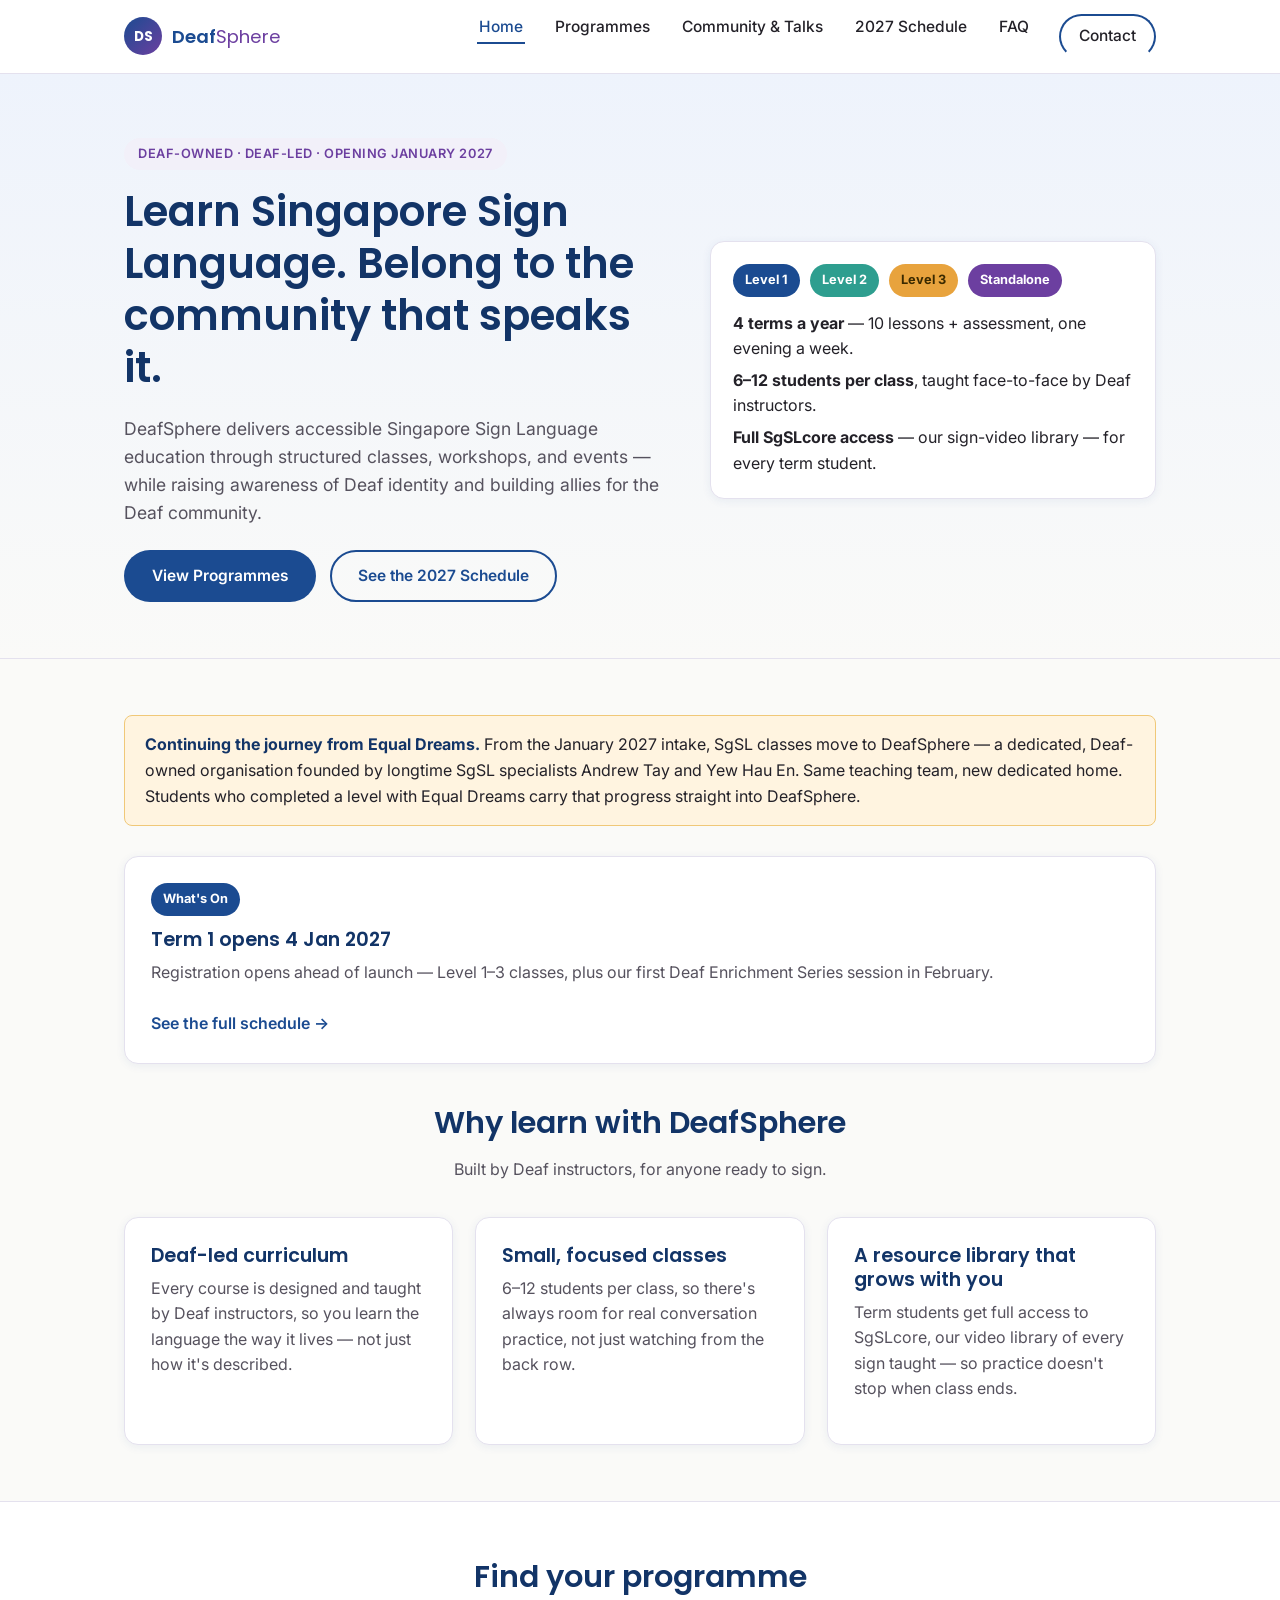
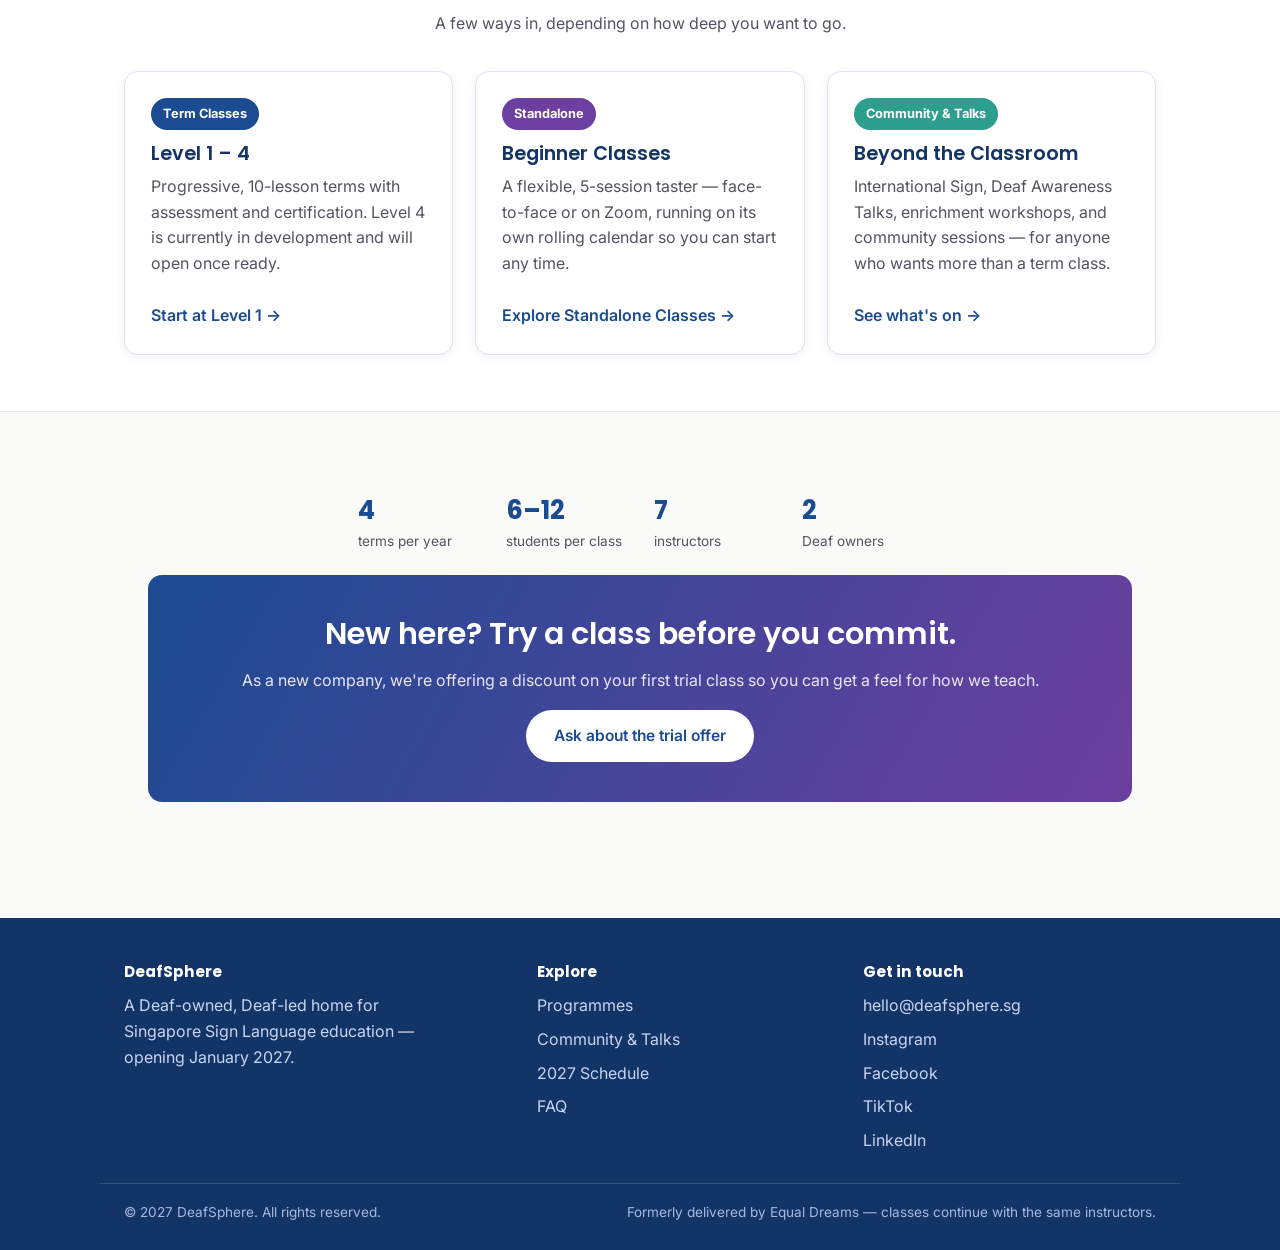
<file: index.html>
<!doctype html>
<html lang="en">
<head>
<meta charset="utf-8">
<meta name="viewport" content="width=device-width, initial-scale=1">
<title>Home — DeafSphere</title>
<meta name="description" content="DeafSphere — Deaf-owned Singapore Sign Language education, opening January 2027.">
<link rel="preconnect" href="https://fonts.googleapis.com">
<link href="https://fonts.googleapis.com/css2?family=Poppins:wght@500;600;700&family=Inter:wght@400;500;600&display=swap" rel="stylesheet">
<style>
/* =========================================================
   DeafSphere — shared stylesheet
   Palette + type inspired by Equal Dreams Academy's site:
   blue/purple brand colours, clean rounded sans-serif type,
   card-based layout, simple anchor-nav pattern.
   ========================================================= */

:root{
  --navy:        #1B4B91;   /* primary blue — header, links, primary buttons */
  --navy-dark:   #123467;
  --purple:      #6C3FA0;   /* secondary brand colour */
  --teal:        #2E9E8F;   /* accent — Level 2 / tags */
  --gold:        #E8A33D;   /* accent — Level 3 / tags */
  --cream:       #FAFAF8;   /* page background */
  --white:       #FFFFFF;
  --ink:         #232128;
  --ink-soft:    #56525E;
  --border:      #E4E1EE;
  --soft-bg:     #F2F0F9;
  --announce-bg: #FFF4E0;
  --announce-border: #F0C878;
  --radius: 14px;
  --radius-sm: 8px;
  --shadow: 0 2px 10px rgba(27,75,145,0.07);
  --shadow-hover: 0 8px 24px rgba(27,75,145,0.14);
  --max: 1080px;
}

*{ box-sizing:border-box; }
html{ scroll-behavior:smooth; }
body{
  margin:0;
  font-family:"Inter", -apple-system, Segoe UI, Arial, sans-serif;
  color:var(--ink);
  background:var(--cream);
  line-height:1.6;
  font-size:16px;
}
h1,h2,h3,h4{
  font-family:"Poppins","Inter",sans-serif;
  color:var(--navy-dark);
  line-height:1.25;
  margin:0 0 .5em;
}
h1{ font-size:clamp(1.9rem,4vw,2.6rem); font-weight:600; }
h2{ font-size:clamp(1.4rem,3vw,1.9rem); font-weight:600; }
h3{ font-size:1.2rem; font-weight:600; }
p{ margin:0 0 1em; }
a{ color:var(--navy); text-decoration:underline; text-decoration-thickness:1px; }
a:hover{ color:var(--purple); }
img{ max-width:100%; display:block; }
ul{ padding-left:1.2em; }
.container{ max-width:var(--max); margin:0 auto; padding:0 24px; }

/* Skip link for accessibility */
.skip-link{
  position:absolute; left:-999px; top:auto;
  background:var(--navy); color:#fff; padding:10px 16px; border-radius:0 0 8px 0; z-index:200;
}
.skip-link:focus{ left:0; top:0; }

/* ---------- Header ---------- */
.site-header{
  background:var(--white);
  border-bottom:1px solid var(--border);
  position:sticky; top:0; z-index:100;
}
.site-header .container{
  display:flex; align-items:center; justify-content:space-between;
  padding:14px 24px;
}
.logo{
  display:flex; align-items:center; gap:10px;
  font-family:"Poppins",sans-serif; font-weight:600; font-size:1.15rem;
  text-decoration:none; color:var(--navy-dark);
}
.logo:hover{ color:var(--navy-dark); }
.logo-badge{
  width:38px; height:38px; border-radius:50%;
  background:linear-gradient(135deg,var(--navy),var(--purple));
  color:#fff; display:flex; align-items:center; justify-content:center;
  font-size:.85rem; font-weight:700; flex:none;
}
.logo .brand-sgsl{ color:var(--navy); }
.logo .brand-space{ color:var(--purple); font-weight:400; }

.main-nav ul{ list-style:none; display:flex; gap:28px; margin:0; padding:0; }
.main-nav a{
  color:var(--ink); text-decoration:none; font-weight:500; font-size:.97rem;
  padding:6px 2px; border-bottom:2px solid transparent;
}
.main-nav a:hover, .main-nav a.active{ color:var(--navy); border-bottom-color:var(--navy); }
.nav-toggle{ display:none; }

@media (max-width:760px){
  .main-nav ul{ gap:16px; flex-wrap:wrap; justify-content:flex-end; }
  .site-header .container{ flex-wrap:wrap; row-gap:10px; }
}

/* ---------- Buttons ---------- */
.btn{
  display:inline-block; padding:12px 26px; border-radius:999px;
  font-weight:600; text-decoration:none; font-size:.97rem;
  transition:transform .15s ease, box-shadow .15s ease, background .15s ease;
  border:2px solid transparent;
}
.btn-primary{ background:var(--navy); color:#fff; }
.btn-primary:hover{ background:var(--navy-dark); color:#fff; transform:translateY(-1px); box-shadow:var(--shadow-hover); }
.btn-outline{ background:transparent; color:var(--navy); border-color:var(--navy); }
.btn-outline:hover{ background:var(--navy); color:#fff; }
.btn-purple{ background:var(--purple); color:#fff; }
.btn-purple:hover{ background:#582f86; color:#fff; }

/* ---------- Hero ---------- */
.hero{
  background:linear-gradient(180deg,#EEF3FC 0%, var(--cream) 100%);
  padding:64px 0 56px;
  border-bottom:1px solid var(--border);
}
.hero .container{ display:grid; grid-template-columns:1.1fr .9fr; gap:40px; align-items:center; }
.hero-eyebrow{
  display:inline-block; background:var(--soft-bg); color:var(--purple);
  font-weight:600; font-size:.8rem; letter-spacing:.04em; text-transform:uppercase;
  padding:6px 14px; border-radius:999px; margin-bottom:16px;
}
.hero p.lead{ font-size:1.1rem; color:var(--ink-soft); }
.hero-actions{ display:flex; gap:14px; flex-wrap:wrap; margin-top:22px; }
.hero-art{
  background:var(--white); border:1px solid var(--border); border-radius:var(--radius);
  padding:22px; box-shadow:var(--shadow);
}
.hero-art .pill-row{ display:flex; gap:10px; flex-wrap:wrap; margin-bottom:14px; }
.pill{
  font-size:.8rem; font-weight:700; padding:6px 12px; border-radius:999px; color:#fff;
}
.pill.p-navy{ background:var(--navy); }
.pill.p-teal{ background:var(--teal); }
.pill.p-gold{ background:var(--gold); color:#3a2a00; }
.pill.p-purple{ background:var(--purple); }

@media (max-width:820px){
  .hero .container{ grid-template-columns:1fr; }
}

/* ---------- Announcement banner ---------- */
.announcement{
  background:var(--announce-bg); border:1px solid var(--announce-border);
  border-radius:var(--radius-sm); padding:16px 20px; margin:0 0 30px;
}
.announcement strong{ color:var(--navy-dark); }

/* ---------- Sections ---------- */
.section{ padding:56px 0; }
.section.alt{ background:var(--white); border-top:1px solid var(--border); border-bottom:1px solid var(--border); }
.section-head{ max-width:680px; margin:0 auto 34px; text-align:center; }
.section-head p{ color:var(--ink-soft); }

/* ---------- Cards / grid ---------- */
.grid{ display:grid; gap:22px; }
.grid-3{ grid-template-columns:repeat(3,1fr); }
.grid-2{ grid-template-columns:repeat(2,1fr); }
@media (max-width:820px){ .grid-3,.grid-2{ grid-template-columns:1fr; } }

.card{
  background:var(--white); border:1px solid var(--border); border-radius:var(--radius);
  padding:26px; box-shadow:var(--shadow); transition:box-shadow .15s ease, transform .15s ease;
  display:flex; flex-direction:column;
}
.card:hover{ box-shadow:var(--shadow-hover); transform:translateY(-2px); }
.card .tag{ align-self:flex-start; margin-bottom:12px; }
.card h3{ margin-bottom:8px; }
.card p{ color:var(--ink-soft); flex:1; }
.card .card-link{ font-weight:600; text-decoration:none; margin-top:10px; display:inline-block; }

/* ---------- Table ---------- */
table{ width:100%; border-collapse:collapse; margin:0 0 28px; background:var(--white); }
caption{ text-align:left; font-weight:600; margin-bottom:8px; color:var(--navy-dark); }
th,td{ padding:12px 14px; border:1px solid var(--border); text-align:left; font-size:.95rem; }
th{ background:var(--navy); color:#fff; font-family:"Poppins",sans-serif; font-weight:600; }
tr:nth-child(even) td{ background:var(--soft-bg); }
.table-wrap{ overflow-x:auto; }

/* ---------- On-this-page nav ---------- */
.page-layout{ display:grid; grid-template-columns:220px 1fr; gap:44px; align-items:start; }
.onpage-nav{
  position:sticky; top:88px; background:var(--white); border:1px solid var(--border);
  border-radius:var(--radius); padding:18px;
}
.onpage-nav h4{ font-size:.85rem; text-transform:uppercase; letter-spacing:.04em; color:var(--purple); margin-bottom:10px; }
.onpage-nav ul{ list-style:none; padding:0; margin:0; display:flex; flex-direction:column; gap:8px; }
.onpage-nav a{ font-size:.9rem; text-decoration:none; color:var(--ink-soft); }
.onpage-nav a:hover{ color:var(--navy); }
@media (max-width:900px){
  .page-layout{ grid-template-columns:1fr; }
  .onpage-nav{ position:static; }
}

/* ---------- FAQ accordion ---------- */
.faq-group{ margin-bottom:36px; }
.faq-item{ border-bottom:1px solid var(--border); }
.faq-q{
  width:100%; text-align:left; background:none; border:none; cursor:pointer;
  font-family:"Poppins",sans-serif; font-weight:600; font-size:1.02rem; color:var(--navy-dark);
  padding:16px 0; display:flex; justify-content:space-between; align-items:center; gap:12px;
}
.faq-q .icon{ font-size:1.3rem; color:var(--purple); transition:transform .2s ease; flex:none; }
.faq-item.open .faq-q .icon{ transform:rotate(45deg); }
.faq-a{ max-height:0; overflow:hidden; transition:max-height .25s ease; color:var(--ink-soft); }
.faq-a-inner{ padding:0 0 18px; }
.faq-item.open .faq-a{ max-height:600px; }
.faq-tabs{ display:flex; gap:10px; flex-wrap:wrap; margin-bottom:28px; }
.faq-tab-btn{
  border:2px solid var(--navy); background:#fff; color:var(--navy); padding:8px 18px;
  border-radius:999px; font-weight:600; cursor:pointer; font-family:inherit; font-size:.9rem;
}
.faq-tab-btn.active{ background:var(--navy); color:#fff; }

/* Native <details> based accordion */
.faq-item{ border-bottom:1px solid var(--border); }
.faq-item summary{
  list-style:none; cursor:pointer; padding:16px 0; display:flex; justify-content:space-between;
  align-items:center; gap:12px; font-family:"Poppins",sans-serif; font-weight:600; font-size:1.02rem;
  color:var(--navy-dark);
}
.faq-item summary::-webkit-details-marker{ display:none; }
.faq-item summary::after{
  content:"+"; font-size:1.4rem; color:var(--purple); flex:none; line-height:1;
}
.faq-item[open] summary::after{ content:"–"; }
.faq-item .faq-a-inner{ padding:0 0 18px; color:var(--ink-soft); }
.faq-item:target{ outline:2px solid var(--gold); outline-offset:4px; border-radius:6px; }

/* ---------- Pricing tiers ---------- */
.pricing-note{ background:var(--soft-bg); border-radius:var(--radius); padding:20px 22px; margin-bottom:22px; }

/* ---------- Testimonials ---------- */
.testimonial{
  background:var(--white); border-left:4px solid var(--purple); border-radius:0 var(--radius) var(--radius) 0;
  padding:18px 22px; box-shadow:var(--shadow); margin-bottom:16px;
}
.testimonial p{ margin-bottom:8px; font-style:italic; color:var(--ink); }
.testimonial .who{ font-size:.85rem; color:var(--ink-soft); font-style:normal; }

/* ---------- CTA band ---------- */
.cta-band{
  background:linear-gradient(120deg,var(--navy),var(--purple));
  color:#fff; border-radius:var(--radius); padding:40px; text-align:center; margin:0 24px;
}
.cta-band h2{ color:#fff; }
.cta-band p{ color:#EAE7F7; }
.cta-band .btn-primary{ background:#fff; color:var(--navy); }
.cta-band .btn-primary:hover{ background:#EEE; }

/* ---------- Footer ---------- */
.site-footer{ background:var(--navy-dark); color:#D9E1F5; padding:44px 0 26px; margin-top:60px; }
.footer-grid{ display:grid; grid-template-columns:1.3fr 1fr 1fr; gap:32px; }
.site-footer h4{ color:#fff; font-size:.95rem; margin-bottom:12px; }
.site-footer a{ color:#C9D5F2; text-decoration:none; }
.site-footer a:hover{ color:#fff; text-decoration:underline; }
.site-footer ul{ list-style:none; padding:0; margin:0; display:flex; flex-direction:column; gap:8px; }
.footer-bottom{
  border-top:1px solid rgba(255,255,255,.15); margin-top:30px; padding-top:18px;
  display:flex; justify-content:space-between; flex-wrap:wrap; gap:10px; font-size:.85rem; color:#A9B8DE;
}
@media (max-width:760px){ .footer-grid{ grid-template-columns:1fr; } }

/* ---------- Misc ---------- */
.badge-list{ display:flex; gap:10px; flex-wrap:wrap; margin-bottom:20px; }
.stat-row{ display:flex; gap:28px; flex-wrap:wrap; margin:22px 0; }
.stat{ min-width:120px; }
.stat .num{ font-family:"Poppins",sans-serif; font-size:1.6rem; font-weight:700; color:var(--navy); }
.stat .label{ font-size:.85rem; color:var(--ink-soft); }
hr.div{ border:none; border-top:1px solid var(--border); margin:36px 0; }
.tbc{ color:var(--gold); font-weight:600; }

</style>
</head>
<body>
<a class="skip-link" href="#main">Skip to content</a>
<header class="site-header">
  <div class="container">
    <a class="logo" href="index.html">
      <!-- Placeholder monogram — swap for the real logo once confirmed -->
      <span class="logo-badge">DS</span>
      <span><span class="brand-sgsl">Deaf</span><span class="brand-space">Sphere</span></span>
    </a>
    <nav class="main-nav" aria-label="Main">
      <ul><li><a href="index.html" class="active" aria-current="page">Home</a></li><li><a href="programmes.html">Programmes</a></li><li><a href="community.html">Community & Talks</a></li><li><a href="schedule.html">2027 Schedule</a></li><li><a href="faq.html">FAQ</a></li><li><a href="mailto:hello@deafsphere.sg" class="btn btn-outline" style="padding:8px 18px;">Contact</a></li></ul>
    </nav>
  </div>
</header>
<main id="main">
<section class="hero">
  <div class="container">
    <div>
      <span class="hero-eyebrow">Deaf-owned · Deaf-led · Opening January 2027</span>
      <h1>Learn Singapore Sign Language. Belong to the community that speaks it.</h1>
      <p class="lead">DeafSphere delivers accessible Singapore Sign Language education through structured classes, workshops, and events — while raising awareness of Deaf identity and building allies for the Deaf community.</p>
      <div class="hero-actions">
        <a class="btn btn-primary" href="programmes.html">View Programmes</a>
        <a class="btn btn-outline" href="schedule.html">See the 2027 Schedule</a>
      </div>
    </div>
    <div class="hero-art">
      <div class="pill-row">
        <span class="pill p-navy">Level 1</span>
        <span class="pill p-teal">Level 2</span>
        <span class="pill p-gold">Level 3</span>
        <span class="pill p-purple">Standalone</span>
      </div>
      <p style="margin-bottom:6px;"><strong>4 terms a year</strong> — 10 lessons + assessment, one evening a week.</p>
      <p style="margin-bottom:6px;"><strong>6–12 students per class</strong>, taught face-to-face by Deaf instructors.</p>
      <p style="margin-bottom:0;"><strong>Full SgSLcore access</strong> — our sign-video library — for every term student.</p>
    </div>
  </div>
</section>

<section class="section">
  <div class="container">
    <div class="announcement">
      <strong>Continuing the journey from Equal Dreams.</strong> From the January 2027 intake, SgSL classes move to DeafSphere — a dedicated, Deaf-owned organisation founded by longtime SgSL specialists Andrew Tay and Yew Hau En. Same teaching team, new dedicated home. Students who completed a level with Equal Dreams carry that progress straight into DeafSphere.
    </div>

    <div class="card" style="margin-bottom:40px;">
      <span class="tag pill p-navy">What's On</span>
      <h3>Term 1 opens 4 Jan 2027</h3>
      <p>Registration opens ahead of launch — Level 1–3 classes, plus our first Deaf Enrichment Series session in February.</p>
      <a class="card-link" href="schedule.html">See the full schedule →</a>
    </div>

    <div class="section-head">
      <h2>Why learn with DeafSphere</h2>
      <p>Built by Deaf instructors, for anyone ready to sign.</p>
    </div>
    <div class="grid grid-3">
      <div class="card">
        <h3>Deaf-led curriculum</h3>
        <p>Every course is designed and taught by Deaf instructors, so you learn the language the way it lives — not just how it's described.</p>
      </div>
      <div class="card">
        <h3>Small, focused classes</h3>
        <p>6–12 students per class, so there's always room for real conversation practice, not just watching from the back row.</p>
      </div>
      <div class="card">
        <h3>A resource library that grows with you</h3>
        <p>Term students get full access to SgSLcore, our video library of every sign taught — so practice doesn't stop when class ends.</p>
      </div>
    </div>
  </div>
</section>

<section class="section alt">
  <div class="container">
    <div class="section-head">
      <h2>Find your programme</h2>
      <p>A few ways in, depending on how deep you want to go.</p>
    </div>
    <div class="grid grid-3">
      <div class="card">
        <span class="tag pill p-navy">Term Classes</span>
        <h3>Level 1 – 4</h3>
        <p>Progressive, 10-lesson terms with assessment and certification. Level 4 is currently in development and will open once ready.</p>
        <a class="card-link" href="level-1.html">Start at Level 1 →</a>
      </div>
      <div class="card">
        <span class="tag pill p-purple">Standalone</span>
        <h3>Beginner Classes</h3>
        <p>A flexible, 5-session taster — face-to-face or on Zoom, running on its own rolling calendar so you can start any time.</p>
        <a class="card-link" href="standalone.html">Explore Standalone Classes →</a>
      </div>
      <div class="card">
        <span class="tag pill p-teal">Community &amp; Talks</span>
        <h3>Beyond the Classroom</h3>
        <p>International Sign, Deaf Awareness Talks, enrichment workshops, and community sessions — for anyone who wants more than a term class.</p>
        <a class="card-link" href="community.html">See what's on →</a>
      </div>
    </div>
  </div>
</section>

<section class="section">
  <div class="container">
    <div class="stat-row" style="justify-content:center;">
      <div class="stat"><div class="num">4</div><div class="label">terms per year</div></div>
      <div class="stat"><div class="num">6–12</div><div class="label">students per class</div></div>
      <div class="stat"><div class="num">7</div><div class="label">instructors</div></div>
      <div class="stat"><div class="num">2</div><div class="label">Deaf owners</div></div>
    </div>
    <div class="cta-band">
      <h2>New here? Try a class before you commit.</h2>
      <p>As a new company, we're offering a discount on your first trial class so you can get a feel for how we teach.</p>
      <a class="btn btn-primary" href="mailto:hello@deafsphere.sg">Ask about the trial offer</a>
    </div>
  </div>
</section>
</main><footer class="site-footer">
  <div class="container footer-grid">
    <div>
      <h4>DeafSphere</h4>
      <p style="color:#C9D5F2;max-width:32ch;">A Deaf-owned, Deaf-led home for Singapore Sign Language education — opening January 2027.</p>
    </div>
    <div>
      <h4>Explore</h4>
      <ul>
        <li><a href="programmes.html">Programmes</a></li>
        <li><a href="community.html">Community &amp; Talks</a></li>
        <li><a href="schedule.html">2027 Schedule</a></li>
        <li><a href="faq.html">FAQ</a></li>
      </ul>
    </div>
    <div>
      <h4>Get in touch</h4>
      <ul>
        <li><a href="mailto:hello@deafsphere.sg">hello@deafsphere.sg</a></li>
        <li><a href="#">Instagram</a></li>
        <li><a href="#">Facebook</a></li>
        <li><a href="#">TikTok</a></li>
        <li><a href="#">LinkedIn</a></li>
      </ul>
    </div>
  </div>
  <div class="container footer-bottom">
    <span>© 2027 DeafSphere. All rights reserved.</span>
    <span>Formerly delivered by Equal Dreams — classes continue with the same instructors.</span>
  </div>
</footer>
<script>
// Opens the matching <details> FAQ item when arriving via a #hash link,
// and scrolls it into view. Progressive enhancement only — page works without JS.
(function () {
  function openTarget() {
    const hash = window.location.hash.replace("#", "");
    if (!hash) return;
    const el = document.getElementById(hash);
    if (el && el.tagName === "DETAILS") {
      el.open = true;
      el.scrollIntoView({ behavior: "smooth", block: "start" });
    }
  }
  window.addEventListener("hashchange", openTarget);
  document.addEventListener("DOMContentLoaded", openTarget);
})();

</script>
</body>
</html>
</file>
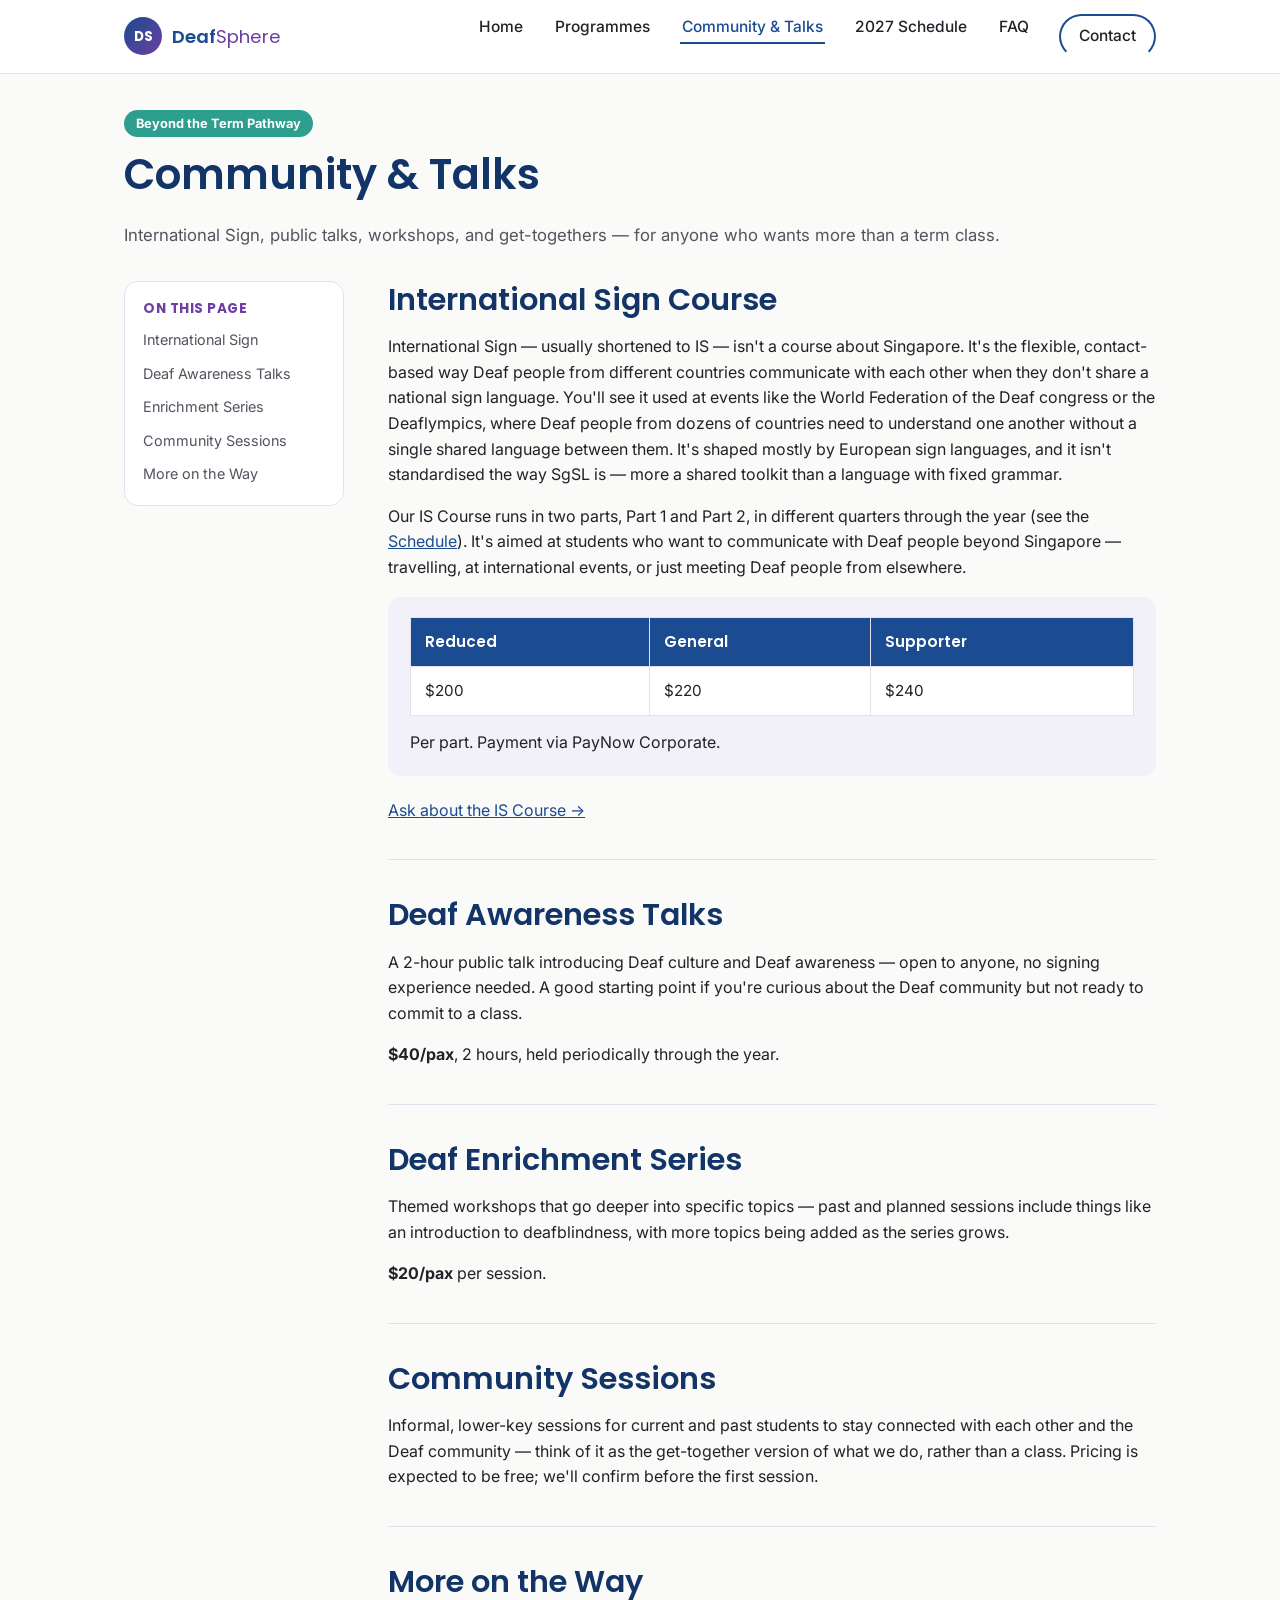
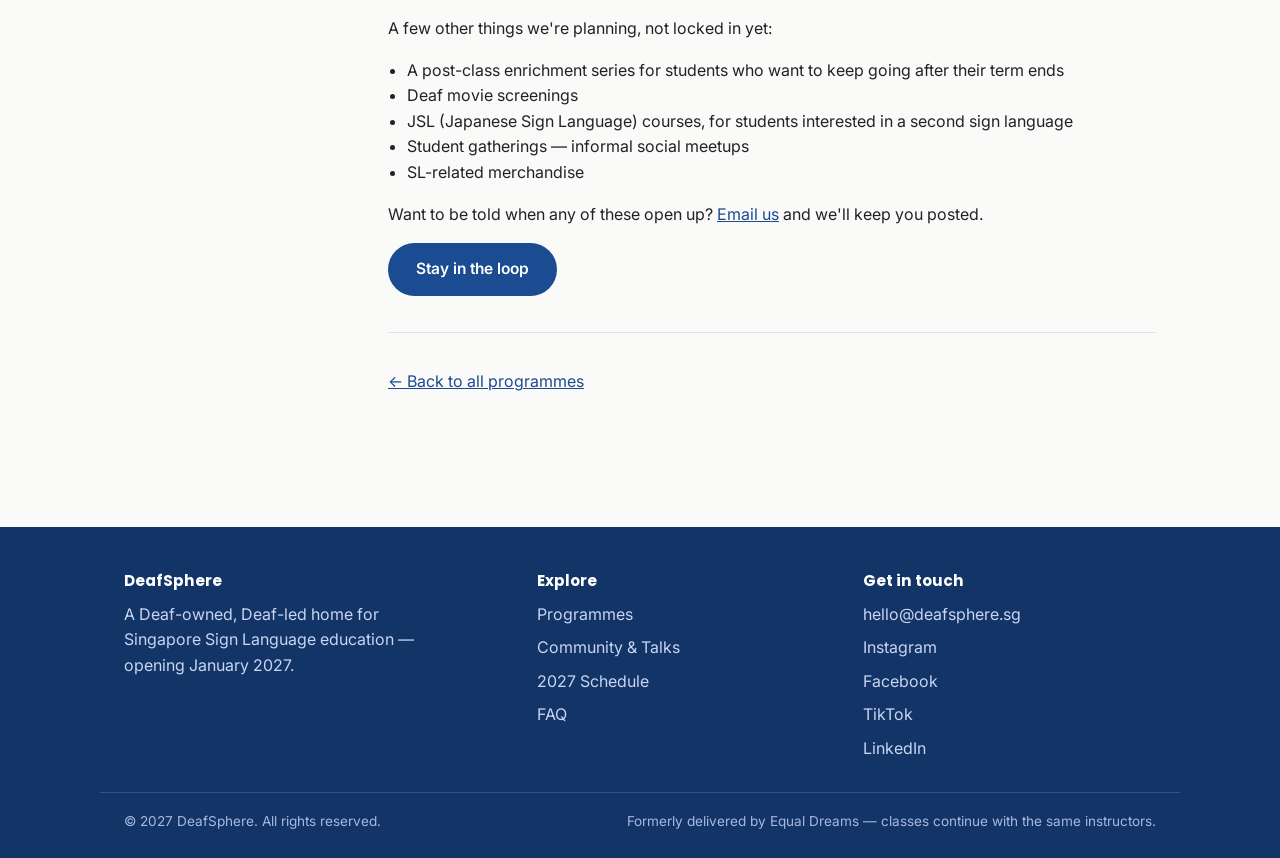
<file: community.html>
<!doctype html>
<html lang="en">
<head>
<meta charset="utf-8">
<meta name="viewport" content="width=device-width, initial-scale=1">
<title>Community & Talks — DeafSphere</title>
<meta name="description" content="International Sign, Deaf Awareness Talks, enrichment workshops, and community sessions at DeafSphere.">
<link rel="preconnect" href="https://fonts.googleapis.com">
<link href="https://fonts.googleapis.com/css2?family=Poppins:wght@500;600;700&family=Inter:wght@400;500;600&display=swap" rel="stylesheet">
<style>
/* =========================================================
   DeafSphere — shared stylesheet
   Palette + type inspired by Equal Dreams Academy's site:
   blue/purple brand colours, clean rounded sans-serif type,
   card-based layout, simple anchor-nav pattern.
   ========================================================= */

:root{
  --navy:        #1B4B91;   /* primary blue — header, links, primary buttons */
  --navy-dark:   #123467;
  --purple:      #6C3FA0;   /* secondary brand colour */
  --teal:        #2E9E8F;   /* accent — Level 2 / tags */
  --gold:        #E8A33D;   /* accent — Level 3 / tags */
  --cream:       #FAFAF8;   /* page background */
  --white:       #FFFFFF;
  --ink:         #232128;
  --ink-soft:    #56525E;
  --border:      #E4E1EE;
  --soft-bg:     #F2F0F9;
  --announce-bg: #FFF4E0;
  --announce-border: #F0C878;
  --radius: 14px;
  --radius-sm: 8px;
  --shadow: 0 2px 10px rgba(27,75,145,0.07);
  --shadow-hover: 0 8px 24px rgba(27,75,145,0.14);
  --max: 1080px;
}

*{ box-sizing:border-box; }
html{ scroll-behavior:smooth; }
body{
  margin:0;
  font-family:"Inter", -apple-system, Segoe UI, Arial, sans-serif;
  color:var(--ink);
  background:var(--cream);
  line-height:1.6;
  font-size:16px;
}
h1,h2,h3,h4{
  font-family:"Poppins","Inter",sans-serif;
  color:var(--navy-dark);
  line-height:1.25;
  margin:0 0 .5em;
}
h1{ font-size:clamp(1.9rem,4vw,2.6rem); font-weight:600; }
h2{ font-size:clamp(1.4rem,3vw,1.9rem); font-weight:600; }
h3{ font-size:1.2rem; font-weight:600; }
p{ margin:0 0 1em; }
a{ color:var(--navy); text-decoration:underline; text-decoration-thickness:1px; }
a:hover{ color:var(--purple); }
img{ max-width:100%; display:block; }
ul{ padding-left:1.2em; }
.container{ max-width:var(--max); margin:0 auto; padding:0 24px; }

/* Skip link for accessibility */
.skip-link{
  position:absolute; left:-999px; top:auto;
  background:var(--navy); color:#fff; padding:10px 16px; border-radius:0 0 8px 0; z-index:200;
}
.skip-link:focus{ left:0; top:0; }

/* ---------- Header ---------- */
.site-header{
  background:var(--white);
  border-bottom:1px solid var(--border);
  position:sticky; top:0; z-index:100;
}
.site-header .container{
  display:flex; align-items:center; justify-content:space-between;
  padding:14px 24px;
}
.logo{
  display:flex; align-items:center; gap:10px;
  font-family:"Poppins",sans-serif; font-weight:600; font-size:1.15rem;
  text-decoration:none; color:var(--navy-dark);
}
.logo:hover{ color:var(--navy-dark); }
.logo-badge{
  width:38px; height:38px; border-radius:50%;
  background:linear-gradient(135deg,var(--navy),var(--purple));
  color:#fff; display:flex; align-items:center; justify-content:center;
  font-size:.85rem; font-weight:700; flex:none;
}
.logo .brand-sgsl{ color:var(--navy); }
.logo .brand-space{ color:var(--purple); font-weight:400; }

.main-nav ul{ list-style:none; display:flex; gap:28px; margin:0; padding:0; }
.main-nav a{
  color:var(--ink); text-decoration:none; font-weight:500; font-size:.97rem;
  padding:6px 2px; border-bottom:2px solid transparent;
}
.main-nav a:hover, .main-nav a.active{ color:var(--navy); border-bottom-color:var(--navy); }
.nav-toggle{ display:none; }

@media (max-width:760px){
  .main-nav ul{ gap:16px; flex-wrap:wrap; justify-content:flex-end; }
  .site-header .container{ flex-wrap:wrap; row-gap:10px; }
}

/* ---------- Buttons ---------- */
.btn{
  display:inline-block; padding:12px 26px; border-radius:999px;
  font-weight:600; text-decoration:none; font-size:.97rem;
  transition:transform .15s ease, box-shadow .15s ease, background .15s ease;
  border:2px solid transparent;
}
.btn-primary{ background:var(--navy); color:#fff; }
.btn-primary:hover{ background:var(--navy-dark); color:#fff; transform:translateY(-1px); box-shadow:var(--shadow-hover); }
.btn-outline{ background:transparent; color:var(--navy); border-color:var(--navy); }
.btn-outline:hover{ background:var(--navy); color:#fff; }
.btn-purple{ background:var(--purple); color:#fff; }
.btn-purple:hover{ background:#582f86; color:#fff; }

/* ---------- Hero ---------- */
.hero{
  background:linear-gradient(180deg,#EEF3FC 0%, var(--cream) 100%);
  padding:64px 0 56px;
  border-bottom:1px solid var(--border);
}
.hero .container{ display:grid; grid-template-columns:1.1fr .9fr; gap:40px; align-items:center; }
.hero-eyebrow{
  display:inline-block; background:var(--soft-bg); color:var(--purple);
  font-weight:600; font-size:.8rem; letter-spacing:.04em; text-transform:uppercase;
  padding:6px 14px; border-radius:999px; margin-bottom:16px;
}
.hero p.lead{ font-size:1.1rem; color:var(--ink-soft); }
.hero-actions{ display:flex; gap:14px; flex-wrap:wrap; margin-top:22px; }
.hero-art{
  background:var(--white); border:1px solid var(--border); border-radius:var(--radius);
  padding:22px; box-shadow:var(--shadow);
}
.hero-art .pill-row{ display:flex; gap:10px; flex-wrap:wrap; margin-bottom:14px; }
.pill{
  font-size:.8rem; font-weight:700; padding:6px 12px; border-radius:999px; color:#fff;
}
.pill.p-navy{ background:var(--navy); }
.pill.p-teal{ background:var(--teal); }
.pill.p-gold{ background:var(--gold); color:#3a2a00; }
.pill.p-purple{ background:var(--purple); }

@media (max-width:820px){
  .hero .container{ grid-template-columns:1fr; }
}

/* ---------- Announcement banner ---------- */
.announcement{
  background:var(--announce-bg); border:1px solid var(--announce-border);
  border-radius:var(--radius-sm); padding:16px 20px; margin:0 0 30px;
}
.announcement strong{ color:var(--navy-dark); }

/* ---------- Sections ---------- */
.section{ padding:56px 0; }
.section.alt{ background:var(--white); border-top:1px solid var(--border); border-bottom:1px solid var(--border); }
.section-head{ max-width:680px; margin:0 auto 34px; text-align:center; }
.section-head p{ color:var(--ink-soft); }

/* ---------- Cards / grid ---------- */
.grid{ display:grid; gap:22px; }
.grid-3{ grid-template-columns:repeat(3,1fr); }
.grid-2{ grid-template-columns:repeat(2,1fr); }
@media (max-width:820px){ .grid-3,.grid-2{ grid-template-columns:1fr; } }

.card{
  background:var(--white); border:1px solid var(--border); border-radius:var(--radius);
  padding:26px; box-shadow:var(--shadow); transition:box-shadow .15s ease, transform .15s ease;
  display:flex; flex-direction:column;
}
.card:hover{ box-shadow:var(--shadow-hover); transform:translateY(-2px); }
.card .tag{ align-self:flex-start; margin-bottom:12px; }
.card h3{ margin-bottom:8px; }
.card p{ color:var(--ink-soft); flex:1; }
.card .card-link{ font-weight:600; text-decoration:none; margin-top:10px; display:inline-block; }

/* ---------- Table ---------- */
table{ width:100%; border-collapse:collapse; margin:0 0 28px; background:var(--white); }
caption{ text-align:left; font-weight:600; margin-bottom:8px; color:var(--navy-dark); }
th,td{ padding:12px 14px; border:1px solid var(--border); text-align:left; font-size:.95rem; }
th{ background:var(--navy); color:#fff; font-family:"Poppins",sans-serif; font-weight:600; }
tr:nth-child(even) td{ background:var(--soft-bg); }
.table-wrap{ overflow-x:auto; }

/* ---------- On-this-page nav ---------- */
.page-layout{ display:grid; grid-template-columns:220px 1fr; gap:44px; align-items:start; }
.onpage-nav{
  position:sticky; top:88px; background:var(--white); border:1px solid var(--border);
  border-radius:var(--radius); padding:18px;
}
.onpage-nav h4{ font-size:.85rem; text-transform:uppercase; letter-spacing:.04em; color:var(--purple); margin-bottom:10px; }
.onpage-nav ul{ list-style:none; padding:0; margin:0; display:flex; flex-direction:column; gap:8px; }
.onpage-nav a{ font-size:.9rem; text-decoration:none; color:var(--ink-soft); }
.onpage-nav a:hover{ color:var(--navy); }
@media (max-width:900px){
  .page-layout{ grid-template-columns:1fr; }
  .onpage-nav{ position:static; }
}

/* ---------- FAQ accordion ---------- */
.faq-group{ margin-bottom:36px; }
.faq-item{ border-bottom:1px solid var(--border); }
.faq-q{
  width:100%; text-align:left; background:none; border:none; cursor:pointer;
  font-family:"Poppins",sans-serif; font-weight:600; font-size:1.02rem; color:var(--navy-dark);
  padding:16px 0; display:flex; justify-content:space-between; align-items:center; gap:12px;
}
.faq-q .icon{ font-size:1.3rem; color:var(--purple); transition:transform .2s ease; flex:none; }
.faq-item.open .faq-q .icon{ transform:rotate(45deg); }
.faq-a{ max-height:0; overflow:hidden; transition:max-height .25s ease; color:var(--ink-soft); }
.faq-a-inner{ padding:0 0 18px; }
.faq-item.open .faq-a{ max-height:600px; }
.faq-tabs{ display:flex; gap:10px; flex-wrap:wrap; margin-bottom:28px; }
.faq-tab-btn{
  border:2px solid var(--navy); background:#fff; color:var(--navy); padding:8px 18px;
  border-radius:999px; font-weight:600; cursor:pointer; font-family:inherit; font-size:.9rem;
}
.faq-tab-btn.active{ background:var(--navy); color:#fff; }

/* Native <details> based accordion */
.faq-item{ border-bottom:1px solid var(--border); }
.faq-item summary{
  list-style:none; cursor:pointer; padding:16px 0; display:flex; justify-content:space-between;
  align-items:center; gap:12px; font-family:"Poppins",sans-serif; font-weight:600; font-size:1.02rem;
  color:var(--navy-dark);
}
.faq-item summary::-webkit-details-marker{ display:none; }
.faq-item summary::after{
  content:"+"; font-size:1.4rem; color:var(--purple); flex:none; line-height:1;
}
.faq-item[open] summary::after{ content:"–"; }
.faq-item .faq-a-inner{ padding:0 0 18px; color:var(--ink-soft); }
.faq-item:target{ outline:2px solid var(--gold); outline-offset:4px; border-radius:6px; }

/* ---------- Pricing tiers ---------- */
.pricing-note{ background:var(--soft-bg); border-radius:var(--radius); padding:20px 22px; margin-bottom:22px; }

/* ---------- Testimonials ---------- */
.testimonial{
  background:var(--white); border-left:4px solid var(--purple); border-radius:0 var(--radius) var(--radius) 0;
  padding:18px 22px; box-shadow:var(--shadow); margin-bottom:16px;
}
.testimonial p{ margin-bottom:8px; font-style:italic; color:var(--ink); }
.testimonial .who{ font-size:.85rem; color:var(--ink-soft); font-style:normal; }

/* ---------- CTA band ---------- */
.cta-band{
  background:linear-gradient(120deg,var(--navy),var(--purple));
  color:#fff; border-radius:var(--radius); padding:40px; text-align:center; margin:0 24px;
}
.cta-band h2{ color:#fff; }
.cta-band p{ color:#EAE7F7; }
.cta-band .btn-primary{ background:#fff; color:var(--navy); }
.cta-band .btn-primary:hover{ background:#EEE; }

/* ---------- Footer ---------- */
.site-footer{ background:var(--navy-dark); color:#D9E1F5; padding:44px 0 26px; margin-top:60px; }
.footer-grid{ display:grid; grid-template-columns:1.3fr 1fr 1fr; gap:32px; }
.site-footer h4{ color:#fff; font-size:.95rem; margin-bottom:12px; }
.site-footer a{ color:#C9D5F2; text-decoration:none; }
.site-footer a:hover{ color:#fff; text-decoration:underline; }
.site-footer ul{ list-style:none; padding:0; margin:0; display:flex; flex-direction:column; gap:8px; }
.footer-bottom{
  border-top:1px solid rgba(255,255,255,.15); margin-top:30px; padding-top:18px;
  display:flex; justify-content:space-between; flex-wrap:wrap; gap:10px; font-size:.85rem; color:#A9B8DE;
}
@media (max-width:760px){ .footer-grid{ grid-template-columns:1fr; } }

/* ---------- Misc ---------- */
.badge-list{ display:flex; gap:10px; flex-wrap:wrap; margin-bottom:20px; }
.stat-row{ display:flex; gap:28px; flex-wrap:wrap; margin:22px 0; }
.stat{ min-width:120px; }
.stat .num{ font-family:"Poppins",sans-serif; font-size:1.6rem; font-weight:700; color:var(--navy); }
.stat .label{ font-size:.85rem; color:var(--ink-soft); }
hr.div{ border:none; border-top:1px solid var(--border); margin:36px 0; }
.tbc{ color:var(--gold); font-weight:600; }

</style>
</head>
<body>
<a class="skip-link" href="#main">Skip to content</a>
<header class="site-header">
  <div class="container">
    <a class="logo" href="index.html">
      <!-- Placeholder monogram — swap for the real logo once confirmed -->
      <span class="logo-badge">DS</span>
      <span><span class="brand-sgsl">Deaf</span><span class="brand-space">Sphere</span></span>
    </a>
    <nav class="main-nav" aria-label="Main">
      <ul><li><a href="index.html">Home</a></li><li><a href="programmes.html">Programmes</a></li><li><a href="community.html" class="active" aria-current="page">Community & Talks</a></li><li><a href="schedule.html">2027 Schedule</a></li><li><a href="faq.html">FAQ</a></li><li><a href="mailto:hello@deafsphere.sg" class="btn btn-outline" style="padding:8px 18px;">Contact</a></li></ul>
    </nav>
  </div>
</header>
<main id="main">
<section class="section" style="padding-top:36px;">
  <div class="container">
    <span class="pill p-teal">Beyond the Term Pathway</span>
    <h1 style="margin-top:14px;">Community &amp; Talks</h1>
    <p class="lead" style="color:var(--ink-soft);font-size:1.05rem;">International Sign, public talks, workshops, and get-togethers — for anyone who wants more than a term class.</p>

    <div class="page-layout" style="margin-top:32px;">
      <nav class="onpage-nav" aria-label="On this page">
        <h4>On this page</h4>
        <ul>
          <li><a href="#international-sign">International Sign</a></li>
          <li><a href="#talks">Deaf Awareness Talks</a></li>
          <li><a href="#enrichment">Enrichment Series</a></li>
          <li><a href="#community-session">Community Sessions</a></li>
          <li><a href="#more">More on the Way</a></li>
        </ul>
      </nav>

      <div>
        <h2 id="international-sign">International Sign Course</h2>
        <p>International Sign — usually shortened to IS — isn't a course about Singapore. It's the flexible, contact-based way Deaf people from different countries communicate with each other when they don't share a national sign language. You'll see it used at events like the World Federation of the Deaf congress or the Deaflympics, where Deaf people from dozens of countries need to understand one another without a single shared language between them. It's shaped mostly by European sign languages, and it isn't standardised the way SgSL is — more a shared toolkit than a language with fixed grammar.</p>
        <p>Our IS Course runs in two parts, Part 1 and Part 2, in different quarters through the year (see the <a href="schedule.html">Schedule</a>). It's aimed at students who want to communicate with Deaf people beyond Singapore — travelling, at international events, or just meeting Deaf people from elsewhere.</p>
        <div class="pricing-note" style="margin-top:16px;">
          <div class="table-wrap" style="margin-bottom:0;">
          <table style="margin-bottom:0;">
            <thead><tr><th>Reduced</th><th>General</th><th>Supporter</th></tr></thead>
            <tbody><tr><td>$200</td><td>$220</td><td>$240</td></tr></tbody>
          </table>
          </div>
          <p style="margin:14px 0 0;">Per part. Payment via PayNow Corporate.</p>
        </div>
        <p style="margin-top:14px;"><a class="card-link" href="mailto:hello@deafsphere.sg">Ask about the IS Course →</a></p>

        <hr class="div">

        <h2 id="talks">Deaf Awareness Talks</h2>
        <p>A 2-hour public talk introducing Deaf culture and Deaf awareness — open to anyone, no signing experience needed. A good starting point if you're curious about the Deaf community but not ready to commit to a class.</p>
        <p><strong>$40/pax</strong>, 2 hours, held periodically through the year.</p>

        <hr class="div">

        <h2 id="enrichment">Deaf Enrichment Series</h2>
        <p>Themed workshops that go deeper into specific topics — past and planned sessions include things like an introduction to deafblindness, with more topics being added as the series grows.</p>
        <p><strong>$20/pax</strong> per session.</p>

        <hr class="div">

        <h2 id="community-session">Community Sessions</h2>
        <p>Informal, lower-key sessions for current and past students to stay connected with each other and the Deaf community — think of it as the get-together version of what we do, rather than a class. Pricing is expected to be free; we'll confirm before the first session.</p>

        <hr class="div">

        <h2 id="more">More on the Way</h2>
        <p>A few other things we're planning, not locked in yet:</p>
        <ul>
          <li>A post-class enrichment series for students who want to keep going after their term ends</li>
          <li>Deaf movie screenings</li>
          <li>JSL (Japanese Sign Language) courses, for students interested in a second sign language</li>
          <li>Student gatherings — informal social meetups</li>
          <li>SL-related merchandise</li>
        </ul>
        <p>Want to be told when any of these open up? <a href="mailto:hello@deafsphere.sg">Email us</a> and we'll keep you posted.</p>
        <a class="btn btn-primary" href="mailto:hello@deafsphere.sg">Stay in the loop</a>

        <hr class="div">
        <p><a href="programmes.html">← Back to all programmes</a></p>
      </div>
    </div>
  </div>
</section>
</main><footer class="site-footer">
  <div class="container footer-grid">
    <div>
      <h4>DeafSphere</h4>
      <p style="color:#C9D5F2;max-width:32ch;">A Deaf-owned, Deaf-led home for Singapore Sign Language education — opening January 2027.</p>
    </div>
    <div>
      <h4>Explore</h4>
      <ul>
        <li><a href="programmes.html">Programmes</a></li>
        <li><a href="community.html">Community &amp; Talks</a></li>
        <li><a href="schedule.html">2027 Schedule</a></li>
        <li><a href="faq.html">FAQ</a></li>
      </ul>
    </div>
    <div>
      <h4>Get in touch</h4>
      <ul>
        <li><a href="mailto:hello@deafsphere.sg">hello@deafsphere.sg</a></li>
        <li><a href="#">Instagram</a></li>
        <li><a href="#">Facebook</a></li>
        <li><a href="#">TikTok</a></li>
        <li><a href="#">LinkedIn</a></li>
      </ul>
    </div>
  </div>
  <div class="container footer-bottom">
    <span>© 2027 DeafSphere. All rights reserved.</span>
    <span>Formerly delivered by Equal Dreams — classes continue with the same instructors.</span>
  </div>
</footer>
<script>
// Opens the matching <details> FAQ item when arriving via a #hash link,
// and scrolls it into view. Progressive enhancement only — page works without JS.
(function () {
  function openTarget() {
    const hash = window.location.hash.replace("#", "");
    if (!hash) return;
    const el = document.getElementById(hash);
    if (el && el.tagName === "DETAILS") {
      el.open = true;
      el.scrollIntoView({ behavior: "smooth", block: "start" });
    }
  }
  window.addEventListener("hashchange", openTarget);
  document.addEventListener("DOMContentLoaded", openTarget);
})();

</script>
</body>
</html>
</file>
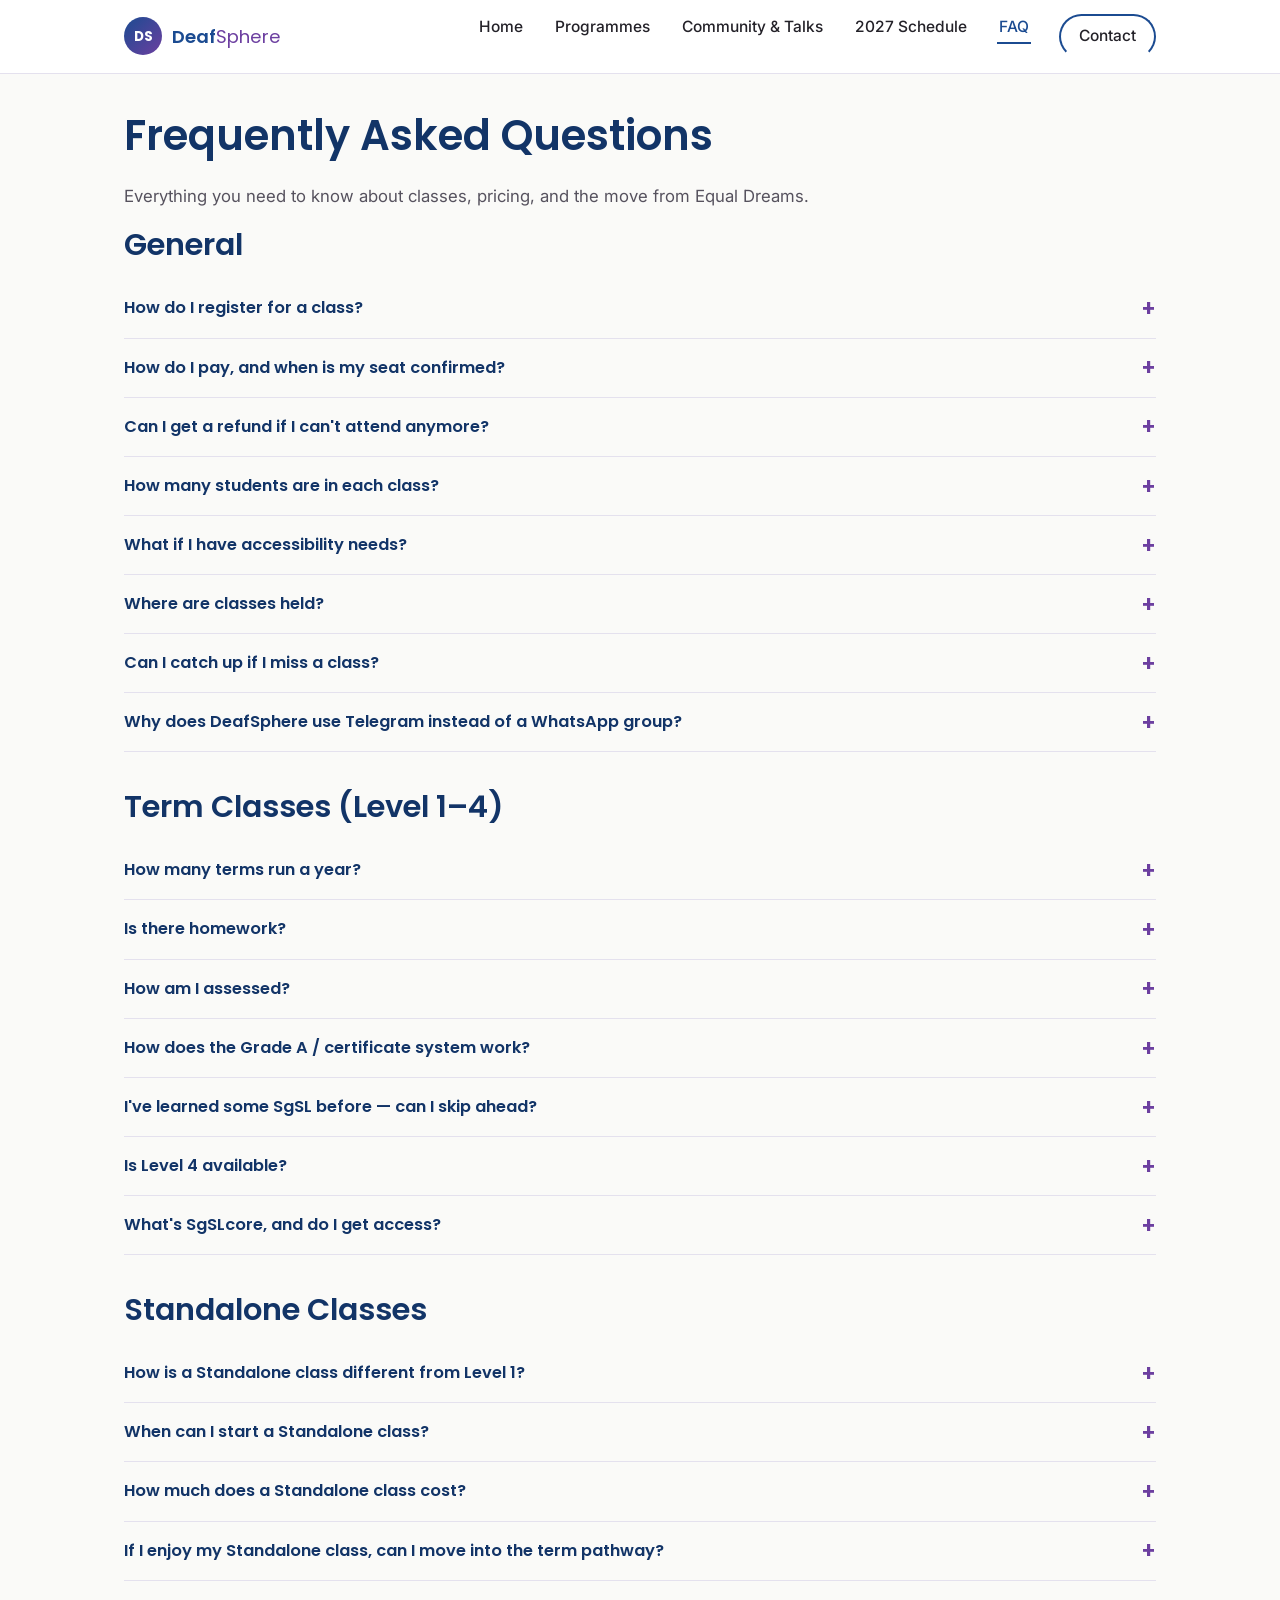
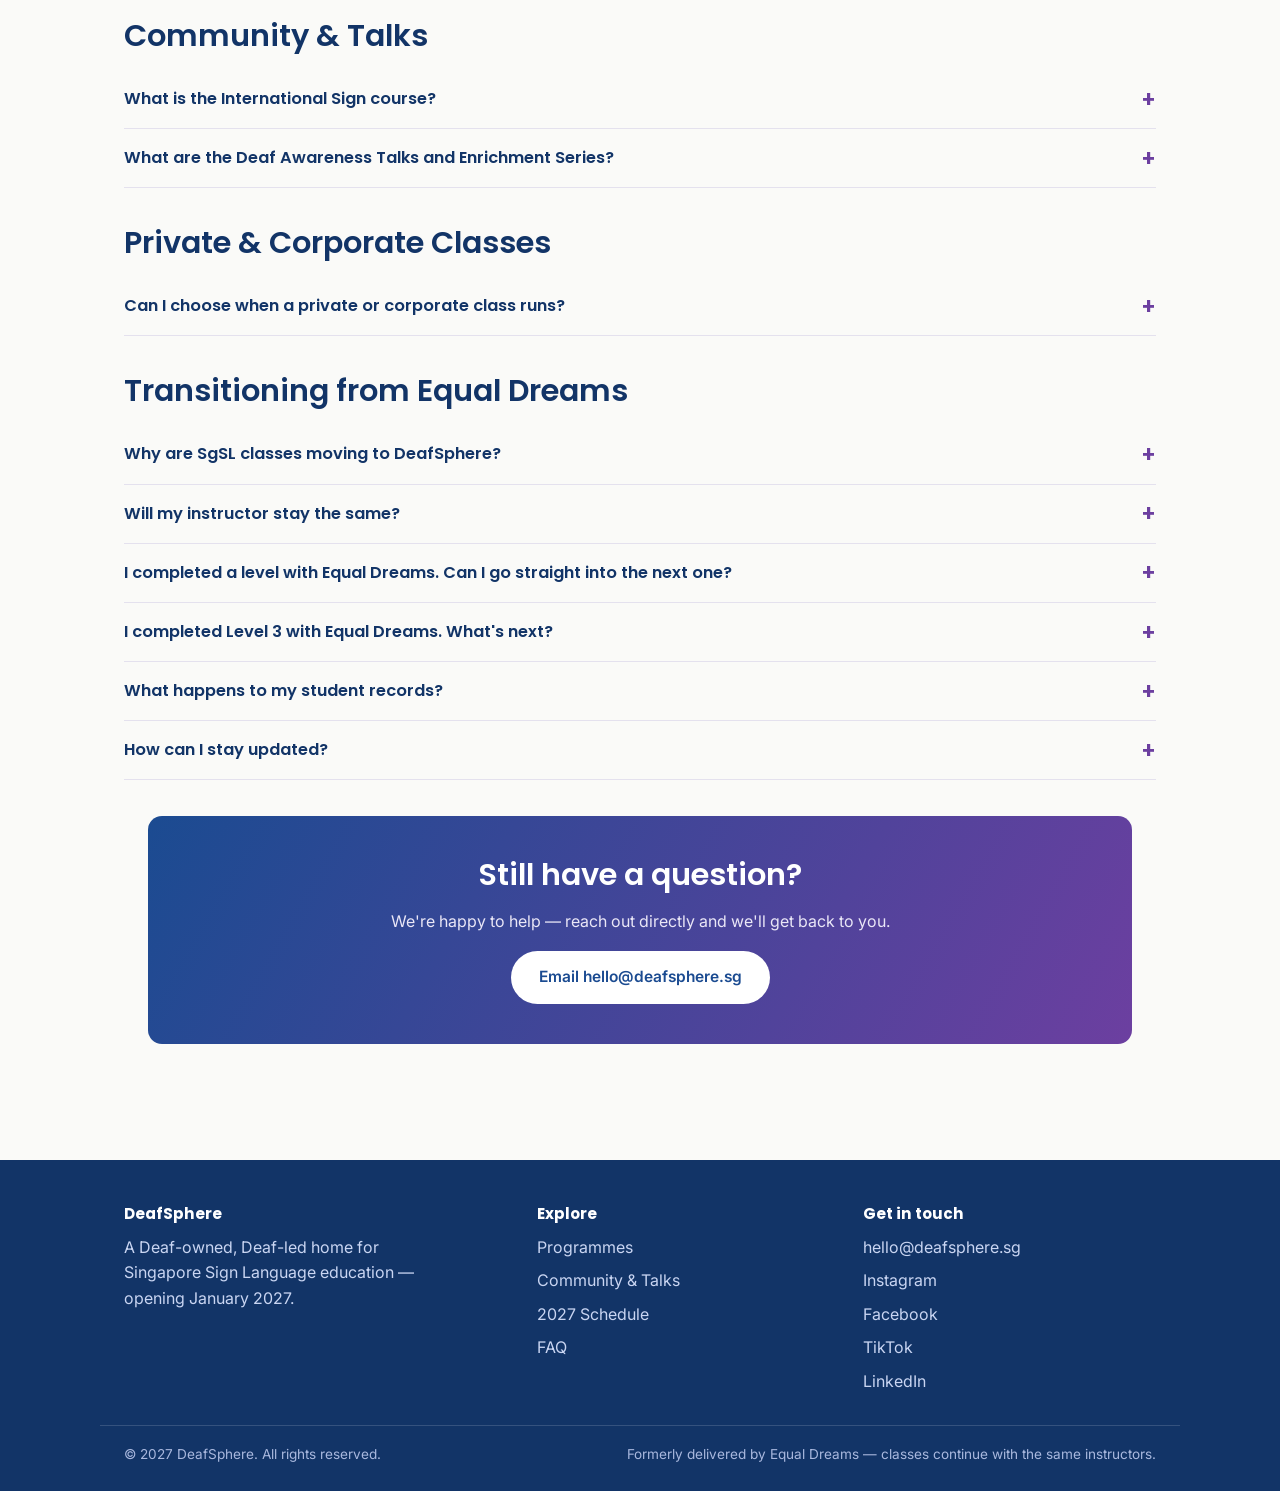
<file: faq.html>
<!doctype html>
<html lang="en">
<head>
<meta charset="utf-8">
<meta name="viewport" content="width=device-width, initial-scale=1">
<title>FAQ — DeafSphere</title>
<meta name="description" content="Frequently asked questions about DeafSphere's classes, pricing, and the transition from Equal Dreams.">
<link rel="preconnect" href="https://fonts.googleapis.com">
<link href="https://fonts.googleapis.com/css2?family=Poppins:wght@500;600;700&family=Inter:wght@400;500;600&display=swap" rel="stylesheet">
<style>
/* =========================================================
   DeafSphere — shared stylesheet
   Palette + type inspired by Equal Dreams Academy's site:
   blue/purple brand colours, clean rounded sans-serif type,
   card-based layout, simple anchor-nav pattern.
   ========================================================= */

:root{
  --navy:        #1B4B91;   /* primary blue — header, links, primary buttons */
  --navy-dark:   #123467;
  --purple:      #6C3FA0;   /* secondary brand colour */
  --teal:        #2E9E8F;   /* accent — Level 2 / tags */
  --gold:        #E8A33D;   /* accent — Level 3 / tags */
  --cream:       #FAFAF8;   /* page background */
  --white:       #FFFFFF;
  --ink:         #232128;
  --ink-soft:    #56525E;
  --border:      #E4E1EE;
  --soft-bg:     #F2F0F9;
  --announce-bg: #FFF4E0;
  --announce-border: #F0C878;
  --radius: 14px;
  --radius-sm: 8px;
  --shadow: 0 2px 10px rgba(27,75,145,0.07);
  --shadow-hover: 0 8px 24px rgba(27,75,145,0.14);
  --max: 1080px;
}

*{ box-sizing:border-box; }
html{ scroll-behavior:smooth; }
body{
  margin:0;
  font-family:"Inter", -apple-system, Segoe UI, Arial, sans-serif;
  color:var(--ink);
  background:var(--cream);
  line-height:1.6;
  font-size:16px;
}
h1,h2,h3,h4{
  font-family:"Poppins","Inter",sans-serif;
  color:var(--navy-dark);
  line-height:1.25;
  margin:0 0 .5em;
}
h1{ font-size:clamp(1.9rem,4vw,2.6rem); font-weight:600; }
h2{ font-size:clamp(1.4rem,3vw,1.9rem); font-weight:600; }
h3{ font-size:1.2rem; font-weight:600; }
p{ margin:0 0 1em; }
a{ color:var(--navy); text-decoration:underline; text-decoration-thickness:1px; }
a:hover{ color:var(--purple); }
img{ max-width:100%; display:block; }
ul{ padding-left:1.2em; }
.container{ max-width:var(--max); margin:0 auto; padding:0 24px; }

/* Skip link for accessibility */
.skip-link{
  position:absolute; left:-999px; top:auto;
  background:var(--navy); color:#fff; padding:10px 16px; border-radius:0 0 8px 0; z-index:200;
}
.skip-link:focus{ left:0; top:0; }

/* ---------- Header ---------- */
.site-header{
  background:var(--white);
  border-bottom:1px solid var(--border);
  position:sticky; top:0; z-index:100;
}
.site-header .container{
  display:flex; align-items:center; justify-content:space-between;
  padding:14px 24px;
}
.logo{
  display:flex; align-items:center; gap:10px;
  font-family:"Poppins",sans-serif; font-weight:600; font-size:1.15rem;
  text-decoration:none; color:var(--navy-dark);
}
.logo:hover{ color:var(--navy-dark); }
.logo-badge{
  width:38px; height:38px; border-radius:50%;
  background:linear-gradient(135deg,var(--navy),var(--purple));
  color:#fff; display:flex; align-items:center; justify-content:center;
  font-size:.85rem; font-weight:700; flex:none;
}
.logo .brand-sgsl{ color:var(--navy); }
.logo .brand-space{ color:var(--purple); font-weight:400; }

.main-nav ul{ list-style:none; display:flex; gap:28px; margin:0; padding:0; }
.main-nav a{
  color:var(--ink); text-decoration:none; font-weight:500; font-size:.97rem;
  padding:6px 2px; border-bottom:2px solid transparent;
}
.main-nav a:hover, .main-nav a.active{ color:var(--navy); border-bottom-color:var(--navy); }
.nav-toggle{ display:none; }

@media (max-width:760px){
  .main-nav ul{ gap:16px; flex-wrap:wrap; justify-content:flex-end; }
  .site-header .container{ flex-wrap:wrap; row-gap:10px; }
}

/* ---------- Buttons ---------- */
.btn{
  display:inline-block; padding:12px 26px; border-radius:999px;
  font-weight:600; text-decoration:none; font-size:.97rem;
  transition:transform .15s ease, box-shadow .15s ease, background .15s ease;
  border:2px solid transparent;
}
.btn-primary{ background:var(--navy); color:#fff; }
.btn-primary:hover{ background:var(--navy-dark); color:#fff; transform:translateY(-1px); box-shadow:var(--shadow-hover); }
.btn-outline{ background:transparent; color:var(--navy); border-color:var(--navy); }
.btn-outline:hover{ background:var(--navy); color:#fff; }
.btn-purple{ background:var(--purple); color:#fff; }
.btn-purple:hover{ background:#582f86; color:#fff; }

/* ---------- Hero ---------- */
.hero{
  background:linear-gradient(180deg,#EEF3FC 0%, var(--cream) 100%);
  padding:64px 0 56px;
  border-bottom:1px solid var(--border);
}
.hero .container{ display:grid; grid-template-columns:1.1fr .9fr; gap:40px; align-items:center; }
.hero-eyebrow{
  display:inline-block; background:var(--soft-bg); color:var(--purple);
  font-weight:600; font-size:.8rem; letter-spacing:.04em; text-transform:uppercase;
  padding:6px 14px; border-radius:999px; margin-bottom:16px;
}
.hero p.lead{ font-size:1.1rem; color:var(--ink-soft); }
.hero-actions{ display:flex; gap:14px; flex-wrap:wrap; margin-top:22px; }
.hero-art{
  background:var(--white); border:1px solid var(--border); border-radius:var(--radius);
  padding:22px; box-shadow:var(--shadow);
}
.hero-art .pill-row{ display:flex; gap:10px; flex-wrap:wrap; margin-bottom:14px; }
.pill{
  font-size:.8rem; font-weight:700; padding:6px 12px; border-radius:999px; color:#fff;
}
.pill.p-navy{ background:var(--navy); }
.pill.p-teal{ background:var(--teal); }
.pill.p-gold{ background:var(--gold); color:#3a2a00; }
.pill.p-purple{ background:var(--purple); }

@media (max-width:820px){
  .hero .container{ grid-template-columns:1fr; }
}

/* ---------- Announcement banner ---------- */
.announcement{
  background:var(--announce-bg); border:1px solid var(--announce-border);
  border-radius:var(--radius-sm); padding:16px 20px; margin:0 0 30px;
}
.announcement strong{ color:var(--navy-dark); }

/* ---------- Sections ---------- */
.section{ padding:56px 0; }
.section.alt{ background:var(--white); border-top:1px solid var(--border); border-bottom:1px solid var(--border); }
.section-head{ max-width:680px; margin:0 auto 34px; text-align:center; }
.section-head p{ color:var(--ink-soft); }

/* ---------- Cards / grid ---------- */
.grid{ display:grid; gap:22px; }
.grid-3{ grid-template-columns:repeat(3,1fr); }
.grid-2{ grid-template-columns:repeat(2,1fr); }
@media (max-width:820px){ .grid-3,.grid-2{ grid-template-columns:1fr; } }

.card{
  background:var(--white); border:1px solid var(--border); border-radius:var(--radius);
  padding:26px; box-shadow:var(--shadow); transition:box-shadow .15s ease, transform .15s ease;
  display:flex; flex-direction:column;
}
.card:hover{ box-shadow:var(--shadow-hover); transform:translateY(-2px); }
.card .tag{ align-self:flex-start; margin-bottom:12px; }
.card h3{ margin-bottom:8px; }
.card p{ color:var(--ink-soft); flex:1; }
.card .card-link{ font-weight:600; text-decoration:none; margin-top:10px; display:inline-block; }

/* ---------- Table ---------- */
table{ width:100%; border-collapse:collapse; margin:0 0 28px; background:var(--white); }
caption{ text-align:left; font-weight:600; margin-bottom:8px; color:var(--navy-dark); }
th,td{ padding:12px 14px; border:1px solid var(--border); text-align:left; font-size:.95rem; }
th{ background:var(--navy); color:#fff; font-family:"Poppins",sans-serif; font-weight:600; }
tr:nth-child(even) td{ background:var(--soft-bg); }
.table-wrap{ overflow-x:auto; }

/* ---------- On-this-page nav ---------- */
.page-layout{ display:grid; grid-template-columns:220px 1fr; gap:44px; align-items:start; }
.onpage-nav{
  position:sticky; top:88px; background:var(--white); border:1px solid var(--border);
  border-radius:var(--radius); padding:18px;
}
.onpage-nav h4{ font-size:.85rem; text-transform:uppercase; letter-spacing:.04em; color:var(--purple); margin-bottom:10px; }
.onpage-nav ul{ list-style:none; padding:0; margin:0; display:flex; flex-direction:column; gap:8px; }
.onpage-nav a{ font-size:.9rem; text-decoration:none; color:var(--ink-soft); }
.onpage-nav a:hover{ color:var(--navy); }
@media (max-width:900px){
  .page-layout{ grid-template-columns:1fr; }
  .onpage-nav{ position:static; }
}

/* ---------- FAQ accordion ---------- */
.faq-group{ margin-bottom:36px; }
.faq-item{ border-bottom:1px solid var(--border); }
.faq-q{
  width:100%; text-align:left; background:none; border:none; cursor:pointer;
  font-family:"Poppins",sans-serif; font-weight:600; font-size:1.02rem; color:var(--navy-dark);
  padding:16px 0; display:flex; justify-content:space-between; align-items:center; gap:12px;
}
.faq-q .icon{ font-size:1.3rem; color:var(--purple); transition:transform .2s ease; flex:none; }
.faq-item.open .faq-q .icon{ transform:rotate(45deg); }
.faq-a{ max-height:0; overflow:hidden; transition:max-height .25s ease; color:var(--ink-soft); }
.faq-a-inner{ padding:0 0 18px; }
.faq-item.open .faq-a{ max-height:600px; }
.faq-tabs{ display:flex; gap:10px; flex-wrap:wrap; margin-bottom:28px; }
.faq-tab-btn{
  border:2px solid var(--navy); background:#fff; color:var(--navy); padding:8px 18px;
  border-radius:999px; font-weight:600; cursor:pointer; font-family:inherit; font-size:.9rem;
}
.faq-tab-btn.active{ background:var(--navy); color:#fff; }

/* Native <details> based accordion */
.faq-item{ border-bottom:1px solid var(--border); }
.faq-item summary{
  list-style:none; cursor:pointer; padding:16px 0; display:flex; justify-content:space-between;
  align-items:center; gap:12px; font-family:"Poppins",sans-serif; font-weight:600; font-size:1.02rem;
  color:var(--navy-dark);
}
.faq-item summary::-webkit-details-marker{ display:none; }
.faq-item summary::after{
  content:"+"; font-size:1.4rem; color:var(--purple); flex:none; line-height:1;
}
.faq-item[open] summary::after{ content:"–"; }
.faq-item .faq-a-inner{ padding:0 0 18px; color:var(--ink-soft); }
.faq-item:target{ outline:2px solid var(--gold); outline-offset:4px; border-radius:6px; }

/* ---------- Pricing tiers ---------- */
.pricing-note{ background:var(--soft-bg); border-radius:var(--radius); padding:20px 22px; margin-bottom:22px; }

/* ---------- Testimonials ---------- */
.testimonial{
  background:var(--white); border-left:4px solid var(--purple); border-radius:0 var(--radius) var(--radius) 0;
  padding:18px 22px; box-shadow:var(--shadow); margin-bottom:16px;
}
.testimonial p{ margin-bottom:8px; font-style:italic; color:var(--ink); }
.testimonial .who{ font-size:.85rem; color:var(--ink-soft); font-style:normal; }

/* ---------- CTA band ---------- */
.cta-band{
  background:linear-gradient(120deg,var(--navy),var(--purple));
  color:#fff; border-radius:var(--radius); padding:40px; text-align:center; margin:0 24px;
}
.cta-band h2{ color:#fff; }
.cta-band p{ color:#EAE7F7; }
.cta-band .btn-primary{ background:#fff; color:var(--navy); }
.cta-band .btn-primary:hover{ background:#EEE; }

/* ---------- Footer ---------- */
.site-footer{ background:var(--navy-dark); color:#D9E1F5; padding:44px 0 26px; margin-top:60px; }
.footer-grid{ display:grid; grid-template-columns:1.3fr 1fr 1fr; gap:32px; }
.site-footer h4{ color:#fff; font-size:.95rem; margin-bottom:12px; }
.site-footer a{ color:#C9D5F2; text-decoration:none; }
.site-footer a:hover{ color:#fff; text-decoration:underline; }
.site-footer ul{ list-style:none; padding:0; margin:0; display:flex; flex-direction:column; gap:8px; }
.footer-bottom{
  border-top:1px solid rgba(255,255,255,.15); margin-top:30px; padding-top:18px;
  display:flex; justify-content:space-between; flex-wrap:wrap; gap:10px; font-size:.85rem; color:#A9B8DE;
}
@media (max-width:760px){ .footer-grid{ grid-template-columns:1fr; } }

/* ---------- Misc ---------- */
.badge-list{ display:flex; gap:10px; flex-wrap:wrap; margin-bottom:20px; }
.stat-row{ display:flex; gap:28px; flex-wrap:wrap; margin:22px 0; }
.stat{ min-width:120px; }
.stat .num{ font-family:"Poppins",sans-serif; font-size:1.6rem; font-weight:700; color:var(--navy); }
.stat .label{ font-size:.85rem; color:var(--ink-soft); }
hr.div{ border:none; border-top:1px solid var(--border); margin:36px 0; }
.tbc{ color:var(--gold); font-weight:600; }

</style>
</head>
<body>
<a class="skip-link" href="#main">Skip to content</a>
<header class="site-header">
  <div class="container">
    <a class="logo" href="index.html">
      <!-- Placeholder monogram — swap for the real logo once confirmed -->
      <span class="logo-badge">DS</span>
      <span><span class="brand-sgsl">Deaf</span><span class="brand-space">Sphere</span></span>
    </a>
    <nav class="main-nav" aria-label="Main">
      <ul><li><a href="index.html">Home</a></li><li><a href="programmes.html">Programmes</a></li><li><a href="community.html">Community & Talks</a></li><li><a href="schedule.html">2027 Schedule</a></li><li><a href="faq.html" class="active" aria-current="page">FAQ</a></li><li><a href="mailto:hello@deafsphere.sg" class="btn btn-outline" style="padding:8px 18px;">Contact</a></li></ul>
    </nav>
  </div>
</header>
<main id="main">
<section class="section" style="padding-top:36px;">
  <div class="container">
    <h1>Frequently Asked Questions</h1>
    <p class="lead" style="color:var(--ink-soft);font-size:1.05rem;">Everything you need to know about classes, pricing, and the move from Equal Dreams.</p>

    <div class="faq-group">
      <h2>General</h2>
      <details class="faq-item" id="register">
    <summary>How do I register for a class?</summary>
    <div class="faq-a-inner">Head to the <a href="programmes.html">Programmes</a> page, pick a level or a Standalone class, then email us or use the registration link once it opens. If registration hasn't opened yet, email <a href="mailto:hello@deafsphere.sg">hello@deafsphere.sg</a> to be notified first.</div>
  </details>
      <details class="faq-item" id="payment">
    <summary>How do I pay, and when is my seat confirmed?</summary>
    <div class="faq-a-inner">We accept PayNow Corporate. Your seat is only confirmed once payment is received, on a first-come, first-served basis. We're not using Stripe for now, so card payment isn't available yet — that may change later.</div>
  </details>
      <details class="faq-item" id="refund">
    <summary>Can I get a refund if I can't attend anymore?</summary>
    <div class="faq-a-inner">There are no refunds once payment is made, unless DeafSphere cancels the class or term.</div>
  </details>
      <details class="faq-item" id="class-size">
    <summary>How many students are in each class?</summary>
    <div class="faq-a-inner">A class needs at least 6 people signed up to run, and we cap it at 12. If a class doesn't reach 6, we'll let you know before it starts and help you find another slot.</div>
  </details>
      <details class="faq-item" id="access">
    <summary>What if I have accessibility needs?</summary>
    <div class="faq-a-inner">Let us know in your registration, and we'll do our best to accommodate you — including interpretation or materials in accessible formats where needed.</div>
  </details>
      <details class="faq-item" id="venue">
    <summary>Where are classes held?</summary>
    <div class="faq-a-inner">We're securing a dedicated venue (at least 50 sqm, two classrooms) ahead of the January 2027 launch. We'll publish the address once the lease is confirmed.</div>
  </details>
      <details class="faq-item" id="catchup">
    <summary>Can I catch up if I miss a class?</summary>
    <div class="faq-a-inner">Zoom recordings are available for catch-up, limited to 2 per student, in line with attendance requirements for the term assessment.</div>
  </details>
      <details class="faq-item" id="telegram">
    <summary>Why does DeafSphere use Telegram instead of a WhatsApp group?</summary>
    <div class="faq-a-inner">A few reasons: instructors can broadcast announcements and schedule changes to a whole class without anyone's phone number being visible to the group. Notes, video links, and PDFs can be shared directly in the chat. Polls make it quick to check who's coming to a makeup class. And pinned messages keep the next class time or homework link sitting at the top, so you're not scrolling back through days of chat to find it.</div>
  </details>
    </div>

    <div class="faq-group">
      <h2>Term Classes (Level 1–4)</h2>
      <details class="faq-item" id="terms-year">
    <summary>How many terms run a year?</summary>
    <div class="faq-a-inner">Four — Term 1 (Jan–Mar), Term 2 (Apr–Jun), Term 3 (Jul–Sep), Term 4 (Oct–Dec). See the full <a href="schedule.html">Schedule</a>.</div>
  </details>
      <details class="faq-item" id="homework">
    <summary>Is there homework?</summary>
    <div class="faq-a-inner">Depends on the level. Level 1 doesn't have homework in the traditional sense — instead you get self-practice exercises with auto-graded Google Forms, and how you do on those counts toward your grade. From Level 2 onward, homework is assigned as part of the course.</div>
  </details>
      <details class="faq-item" id="assessment">
    <summary>How am I assessed?</summary>
    <div class="faq-a-inner">Each term ends with an assessment after 10 lessons, alongside your Level 1 self-practice scores or Level 2+ homework where applicable.</div>
  </details>
      <details class="faq-item" id="distinction">
    <summary>How does the Grade A / certificate system work?</summary>
    <div class="faq-a-inner">Score 75% or above and you get Grade A — a Certificate of Completion with distinction, and a direct path into the next level. Score below that and you still finish the term, but with a Certificate of Attendance rather than Completion.</div>
  </details>
      <details class="faq-item" id="entry-assessment">
    <summary>I've learned some SgSL before — can I skip ahead?</summary>
    <div class="faq-a-inner">Possibly. If you completed the level before with DeafSphere or Equal Dreams within the last 6 months, you can enrol directly in the next level. If you learned SgSL somewhere else, or it's been 6 months or more since your last class, you'll need to sit a short Level Entry Assessment first so we can place you correctly.</div>
  </details>
      <details class="faq-item" id="level4">
    <summary>Is Level 4 available?</summary>
    <div class="faq-a-inner">Not yet — it's still being developed. It'll follow the same format as our other levels once it's ready. See the <a href="level-4.html">Level 4 page</a> to be notified when it opens.</div>
  </details>
      <details class="faq-item" id="sgslcore">
    <summary>What's SgSLcore, and do I get access?</summary>
    <div class="faq-a-inner">SgSLcore is our sign-video resource library. Term class students get full access to every sign taught across all levels; Standalone students get access only to the videos from their own sessions.</div>
  </details>
    </div>

    <div class="faq-group">
      <h2>Standalone Classes</h2>
      <details class="faq-item" id="standalone-diff">
    <summary>How is a Standalone class different from Level 1?</summary>
    <div class="faq-a-inner">A Standalone class is a self-contained 5-session taster with a Certificate of Attendance — it doesn't lead into Level 2. Level 1 is the first step of the full, progressive Level 1–4 pathway.</div>
  </details>
      <details class="faq-item" id="standalone-start">
    <summary>When can I start a Standalone class?</summary>
    <div class="faq-a-inner">Anytime — Standalone classes run on their own rolling calendar rather than the term/quarter schedule, so new 5-week cycles begin continuously, staggered every 2–3 weeks, face-to-face or on Zoom.</div>
  </details>
      <details class="faq-item" id="standalone-price">
    <summary>How much does a Standalone class cost?</summary>
    <div class="faq-a-inner">It's priced above our term-class rates — we're finalising the exact figure before registration opens. Check the <a href="standalone.html">Standalone Classes page</a> for the latest.</div>
  </details>
      <details class="faq-item" id="standalone-upgrade">
    <summary>If I enjoy my Standalone class, can I move into the term pathway?</summary>
    <div class="faq-a-inner">Yes, though it's a separate registration — completing a Standalone class doesn't automatically enrol you in Level 1.</div>
  </details>
    </div>

    <div class="faq-group">
      <h2>Community &amp; Talks</h2>
      <details class="faq-item" id="what-is-is">
    <summary>What is the International Sign course?</summary>
    <div class="faq-a-inner">International Sign (IS) is the flexible way Deaf people from different countries communicate with each other when they don't share a national sign language — you'll see it used at international Deaf events. Our course introduces it in two parts across the year. Full details are on the <a href="community.html#international-sign">Community &amp; Talks page</a>.</div>
  </details>
      <details class="faq-item" id="talks-workshops">
    <summary>What are the Deaf Awareness Talks and Enrichment Series?</summary>
    <div class="faq-a-inner">Deaf Awareness Talks are 2-hour public sessions introducing Deaf culture ($40/pax) — open to anyone, no signing needed. The Enrichment Series covers specific topics in more depth ($20/pax per session). Community Sessions are informal get-togethers for students, likely free. See <a href="community.html">Community &amp; Talks</a> for what's scheduled.</div>
  </details>
    </div>

    <div class="faq-group">
      <h2>Private &amp; Corporate Classes</h2>
      <details class="faq-item" id="private-dates">
    <summary>Can I choose when a private or corporate class runs?</summary>
    <div class="faq-a-inner">Yes — private and corporate class dates aren't fixed in advance. Email us and we'll work out a schedule directly with you.</div>
  </details>
    </div>

    <div class="faq-group">
      <h2 id="transition">Transitioning from Equal Dreams</h2>
      <details class="faq-item" id="why-transition">
    <summary>Why are SgSL classes moving to DeafSphere?</summary>
    <div class="faq-a-inner">From the January 2027 intake, SgSL classes move from Equal Dreams to DeafSphere — a new, dedicated organisation founded and owned by longtime SgSL specialists Andrew Tay and Yew Hau En, focused solely on SgSL education and community development.</div>
  </details>
      <details class="faq-item" id="same-instructors">
    <summary>Will my instructor stay the same?</summary>
    <div class="faq-a-inner">In most cases, yes. Many instructors who taught SgSL at Equal Dreams continue teaching at DeafSphere.</div>
  </details>
      <details class="faq-item" id="level1-to-2">
    <summary>I completed a level with Equal Dreams. Can I go straight into the next one?</summary>
    <div class="faq-a-inner">Yes. Completion of a level with Equal Dreams is recognised for direct entry into the next level at DeafSphere, within the usual 6-month window — see the entry assessment FAQ above if it's been longer.</div>
  </details>
      <details class="faq-item" id="level3-done">
    <summary>I completed Level 3 with Equal Dreams. What's next?</summary>
    <div class="faq-a-inner">Level 4 is currently in development, and our International Sign course and enrichment programmes are also open to you now. We'll announce Level 4 as soon as it's ready.</div>
  </details>
      <details class="faq-item" id="records">
    <summary>What happens to my student records?</summary>
    <div class="faq-a-inner">Relevant learning records and course progress are being transferred from Equal Dreams to DeafSphere to ensure continuity. This handover agreement is being finalised ahead of launch.</div>
  </details>
      <details class="faq-item" id="stay-updated">
    <summary>How can I stay updated?</summary>
    <div class="faq-a-inner">Follow DeafSphere's social channels (linked in the footer) or email <a href="mailto:hello@deafsphere.sg">hello@deafsphere.sg</a> to be added to our list. Equal Dreams will also share updates on their own channels until launch.</div>
  </details>
    </div>

    <div class="cta-band">
      <h2>Still have a question?</h2>
      <p>We're happy to help — reach out directly and we'll get back to you.</p>
      <a class="btn btn-primary" href="mailto:hello@deafsphere.sg">Email hello@deafsphere.sg</a>
    </div>
  </div>
</section>
</main><footer class="site-footer">
  <div class="container footer-grid">
    <div>
      <h4>DeafSphere</h4>
      <p style="color:#C9D5F2;max-width:32ch;">A Deaf-owned, Deaf-led home for Singapore Sign Language education — opening January 2027.</p>
    </div>
    <div>
      <h4>Explore</h4>
      <ul>
        <li><a href="programmes.html">Programmes</a></li>
        <li><a href="community.html">Community &amp; Talks</a></li>
        <li><a href="schedule.html">2027 Schedule</a></li>
        <li><a href="faq.html">FAQ</a></li>
      </ul>
    </div>
    <div>
      <h4>Get in touch</h4>
      <ul>
        <li><a href="mailto:hello@deafsphere.sg">hello@deafsphere.sg</a></li>
        <li><a href="#">Instagram</a></li>
        <li><a href="#">Facebook</a></li>
        <li><a href="#">TikTok</a></li>
        <li><a href="#">LinkedIn</a></li>
      </ul>
    </div>
  </div>
  <div class="container footer-bottom">
    <span>© 2027 DeafSphere. All rights reserved.</span>
    <span>Formerly delivered by Equal Dreams — classes continue with the same instructors.</span>
  </div>
</footer>
<script>
// Opens the matching <details> FAQ item when arriving via a #hash link,
// and scrolls it into view. Progressive enhancement only — page works without JS.
(function () {
  function openTarget() {
    const hash = window.location.hash.replace("#", "");
    if (!hash) return;
    const el = document.getElementById(hash);
    if (el && el.tagName === "DETAILS") {
      el.open = true;
      el.scrollIntoView({ behavior: "smooth", block: "start" });
    }
  }
  window.addEventListener("hashchange", openTarget);
  document.addEventListener("DOMContentLoaded", openTarget);
})();

</script>
</body>
</html>
</file>
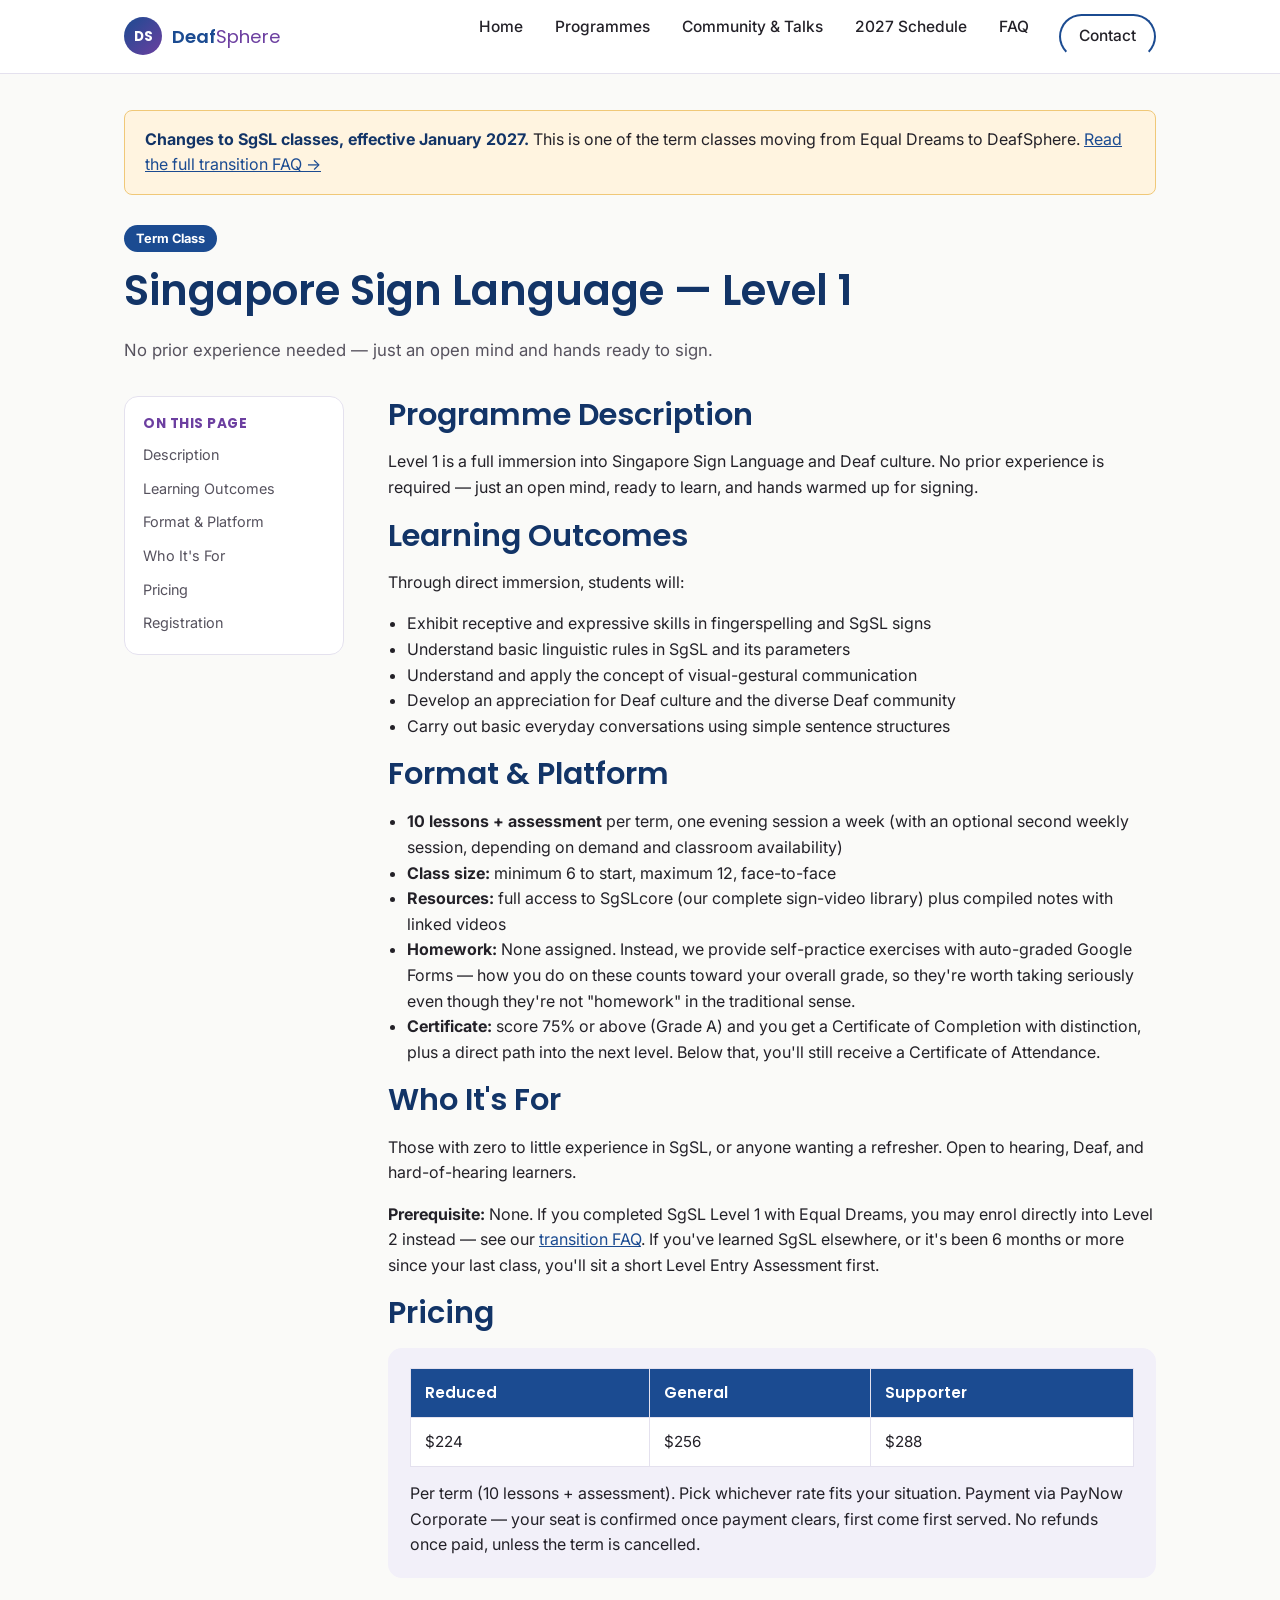
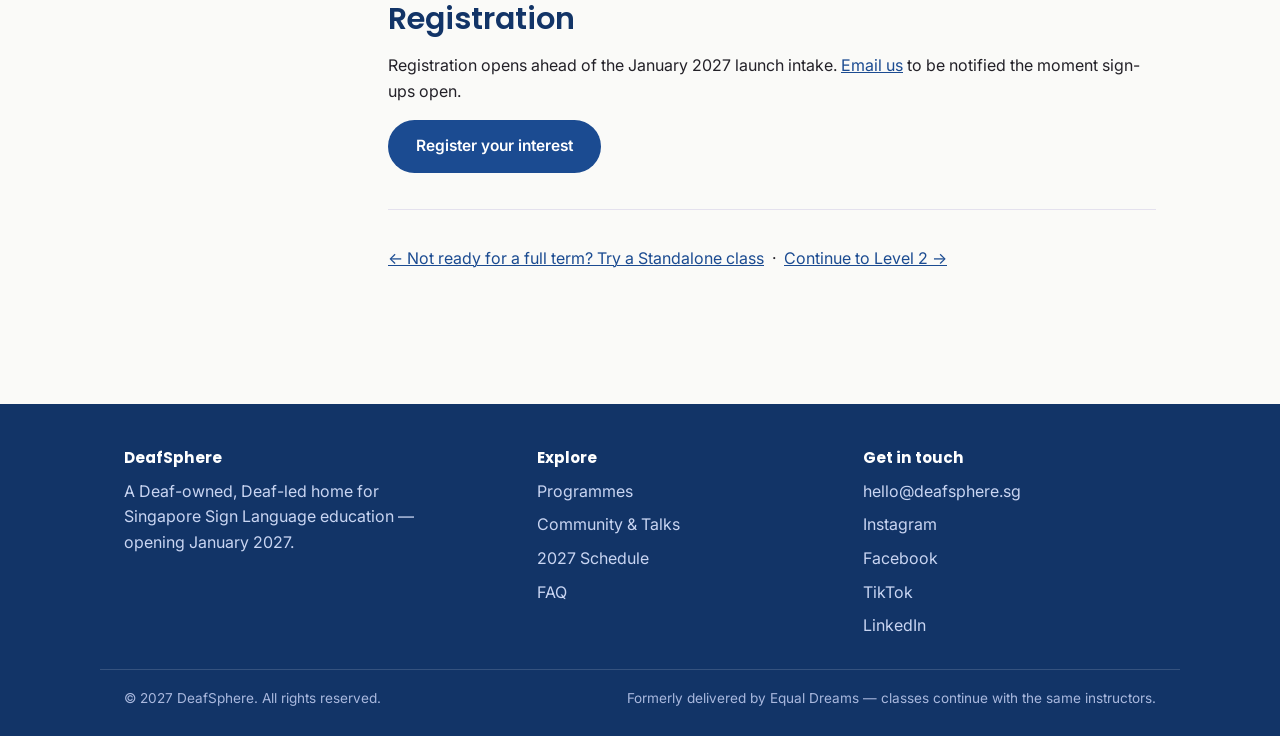
<file: level-1.html>
<!doctype html>
<html lang="en">
<head>
<meta charset="utf-8">
<meta name="viewport" content="width=device-width, initial-scale=1">
<title>Singapore Sign Language Level 1 — DeafSphere</title>
<meta name="description" content="DeafSphere Level 1 term class — No prior experience needed — just an open mind and hands ready to sign.">
<link rel="preconnect" href="https://fonts.googleapis.com">
<link href="https://fonts.googleapis.com/css2?family=Poppins:wght@500;600;700&family=Inter:wght@400;500;600&display=swap" rel="stylesheet">
<style>
/* =========================================================
   DeafSphere — shared stylesheet
   Palette + type inspired by Equal Dreams Academy's site:
   blue/purple brand colours, clean rounded sans-serif type,
   card-based layout, simple anchor-nav pattern.
   ========================================================= */

:root{
  --navy:        #1B4B91;   /* primary blue — header, links, primary buttons */
  --navy-dark:   #123467;
  --purple:      #6C3FA0;   /* secondary brand colour */
  --teal:        #2E9E8F;   /* accent — Level 2 / tags */
  --gold:        #E8A33D;   /* accent — Level 3 / tags */
  --cream:       #FAFAF8;   /* page background */
  --white:       #FFFFFF;
  --ink:         #232128;
  --ink-soft:    #56525E;
  --border:      #E4E1EE;
  --soft-bg:     #F2F0F9;
  --announce-bg: #FFF4E0;
  --announce-border: #F0C878;
  --radius: 14px;
  --radius-sm: 8px;
  --shadow: 0 2px 10px rgba(27,75,145,0.07);
  --shadow-hover: 0 8px 24px rgba(27,75,145,0.14);
  --max: 1080px;
}

*{ box-sizing:border-box; }
html{ scroll-behavior:smooth; }
body{
  margin:0;
  font-family:"Inter", -apple-system, Segoe UI, Arial, sans-serif;
  color:var(--ink);
  background:var(--cream);
  line-height:1.6;
  font-size:16px;
}
h1,h2,h3,h4{
  font-family:"Poppins","Inter",sans-serif;
  color:var(--navy-dark);
  line-height:1.25;
  margin:0 0 .5em;
}
h1{ font-size:clamp(1.9rem,4vw,2.6rem); font-weight:600; }
h2{ font-size:clamp(1.4rem,3vw,1.9rem); font-weight:600; }
h3{ font-size:1.2rem; font-weight:600; }
p{ margin:0 0 1em; }
a{ color:var(--navy); text-decoration:underline; text-decoration-thickness:1px; }
a:hover{ color:var(--purple); }
img{ max-width:100%; display:block; }
ul{ padding-left:1.2em; }
.container{ max-width:var(--max); margin:0 auto; padding:0 24px; }

/* Skip link for accessibility */
.skip-link{
  position:absolute; left:-999px; top:auto;
  background:var(--navy); color:#fff; padding:10px 16px; border-radius:0 0 8px 0; z-index:200;
}
.skip-link:focus{ left:0; top:0; }

/* ---------- Header ---------- */
.site-header{
  background:var(--white);
  border-bottom:1px solid var(--border);
  position:sticky; top:0; z-index:100;
}
.site-header .container{
  display:flex; align-items:center; justify-content:space-between;
  padding:14px 24px;
}
.logo{
  display:flex; align-items:center; gap:10px;
  font-family:"Poppins",sans-serif; font-weight:600; font-size:1.15rem;
  text-decoration:none; color:var(--navy-dark);
}
.logo:hover{ color:var(--navy-dark); }
.logo-badge{
  width:38px; height:38px; border-radius:50%;
  background:linear-gradient(135deg,var(--navy),var(--purple));
  color:#fff; display:flex; align-items:center; justify-content:center;
  font-size:.85rem; font-weight:700; flex:none;
}
.logo .brand-sgsl{ color:var(--navy); }
.logo .brand-space{ color:var(--purple); font-weight:400; }

.main-nav ul{ list-style:none; display:flex; gap:28px; margin:0; padding:0; }
.main-nav a{
  color:var(--ink); text-decoration:none; font-weight:500; font-size:.97rem;
  padding:6px 2px; border-bottom:2px solid transparent;
}
.main-nav a:hover, .main-nav a.active{ color:var(--navy); border-bottom-color:var(--navy); }
.nav-toggle{ display:none; }

@media (max-width:760px){
  .main-nav ul{ gap:16px; flex-wrap:wrap; justify-content:flex-end; }
  .site-header .container{ flex-wrap:wrap; row-gap:10px; }
}

/* ---------- Buttons ---------- */
.btn{
  display:inline-block; padding:12px 26px; border-radius:999px;
  font-weight:600; text-decoration:none; font-size:.97rem;
  transition:transform .15s ease, box-shadow .15s ease, background .15s ease;
  border:2px solid transparent;
}
.btn-primary{ background:var(--navy); color:#fff; }
.btn-primary:hover{ background:var(--navy-dark); color:#fff; transform:translateY(-1px); box-shadow:var(--shadow-hover); }
.btn-outline{ background:transparent; color:var(--navy); border-color:var(--navy); }
.btn-outline:hover{ background:var(--navy); color:#fff; }
.btn-purple{ background:var(--purple); color:#fff; }
.btn-purple:hover{ background:#582f86; color:#fff; }

/* ---------- Hero ---------- */
.hero{
  background:linear-gradient(180deg,#EEF3FC 0%, var(--cream) 100%);
  padding:64px 0 56px;
  border-bottom:1px solid var(--border);
}
.hero .container{ display:grid; grid-template-columns:1.1fr .9fr; gap:40px; align-items:center; }
.hero-eyebrow{
  display:inline-block; background:var(--soft-bg); color:var(--purple);
  font-weight:600; font-size:.8rem; letter-spacing:.04em; text-transform:uppercase;
  padding:6px 14px; border-radius:999px; margin-bottom:16px;
}
.hero p.lead{ font-size:1.1rem; color:var(--ink-soft); }
.hero-actions{ display:flex; gap:14px; flex-wrap:wrap; margin-top:22px; }
.hero-art{
  background:var(--white); border:1px solid var(--border); border-radius:var(--radius);
  padding:22px; box-shadow:var(--shadow);
}
.hero-art .pill-row{ display:flex; gap:10px; flex-wrap:wrap; margin-bottom:14px; }
.pill{
  font-size:.8rem; font-weight:700; padding:6px 12px; border-radius:999px; color:#fff;
}
.pill.p-navy{ background:var(--navy); }
.pill.p-teal{ background:var(--teal); }
.pill.p-gold{ background:var(--gold); color:#3a2a00; }
.pill.p-purple{ background:var(--purple); }

@media (max-width:820px){
  .hero .container{ grid-template-columns:1fr; }
}

/* ---------- Announcement banner ---------- */
.announcement{
  background:var(--announce-bg); border:1px solid var(--announce-border);
  border-radius:var(--radius-sm); padding:16px 20px; margin:0 0 30px;
}
.announcement strong{ color:var(--navy-dark); }

/* ---------- Sections ---------- */
.section{ padding:56px 0; }
.section.alt{ background:var(--white); border-top:1px solid var(--border); border-bottom:1px solid var(--border); }
.section-head{ max-width:680px; margin:0 auto 34px; text-align:center; }
.section-head p{ color:var(--ink-soft); }

/* ---------- Cards / grid ---------- */
.grid{ display:grid; gap:22px; }
.grid-3{ grid-template-columns:repeat(3,1fr); }
.grid-2{ grid-template-columns:repeat(2,1fr); }
@media (max-width:820px){ .grid-3,.grid-2{ grid-template-columns:1fr; } }

.card{
  background:var(--white); border:1px solid var(--border); border-radius:var(--radius);
  padding:26px; box-shadow:var(--shadow); transition:box-shadow .15s ease, transform .15s ease;
  display:flex; flex-direction:column;
}
.card:hover{ box-shadow:var(--shadow-hover); transform:translateY(-2px); }
.card .tag{ align-self:flex-start; margin-bottom:12px; }
.card h3{ margin-bottom:8px; }
.card p{ color:var(--ink-soft); flex:1; }
.card .card-link{ font-weight:600; text-decoration:none; margin-top:10px; display:inline-block; }

/* ---------- Table ---------- */
table{ width:100%; border-collapse:collapse; margin:0 0 28px; background:var(--white); }
caption{ text-align:left; font-weight:600; margin-bottom:8px; color:var(--navy-dark); }
th,td{ padding:12px 14px; border:1px solid var(--border); text-align:left; font-size:.95rem; }
th{ background:var(--navy); color:#fff; font-family:"Poppins",sans-serif; font-weight:600; }
tr:nth-child(even) td{ background:var(--soft-bg); }
.table-wrap{ overflow-x:auto; }

/* ---------- On-this-page nav ---------- */
.page-layout{ display:grid; grid-template-columns:220px 1fr; gap:44px; align-items:start; }
.onpage-nav{
  position:sticky; top:88px; background:var(--white); border:1px solid var(--border);
  border-radius:var(--radius); padding:18px;
}
.onpage-nav h4{ font-size:.85rem; text-transform:uppercase; letter-spacing:.04em; color:var(--purple); margin-bottom:10px; }
.onpage-nav ul{ list-style:none; padding:0; margin:0; display:flex; flex-direction:column; gap:8px; }
.onpage-nav a{ font-size:.9rem; text-decoration:none; color:var(--ink-soft); }
.onpage-nav a:hover{ color:var(--navy); }
@media (max-width:900px){
  .page-layout{ grid-template-columns:1fr; }
  .onpage-nav{ position:static; }
}

/* ---------- FAQ accordion ---------- */
.faq-group{ margin-bottom:36px; }
.faq-item{ border-bottom:1px solid var(--border); }
.faq-q{
  width:100%; text-align:left; background:none; border:none; cursor:pointer;
  font-family:"Poppins",sans-serif; font-weight:600; font-size:1.02rem; color:var(--navy-dark);
  padding:16px 0; display:flex; justify-content:space-between; align-items:center; gap:12px;
}
.faq-q .icon{ font-size:1.3rem; color:var(--purple); transition:transform .2s ease; flex:none; }
.faq-item.open .faq-q .icon{ transform:rotate(45deg); }
.faq-a{ max-height:0; overflow:hidden; transition:max-height .25s ease; color:var(--ink-soft); }
.faq-a-inner{ padding:0 0 18px; }
.faq-item.open .faq-a{ max-height:600px; }
.faq-tabs{ display:flex; gap:10px; flex-wrap:wrap; margin-bottom:28px; }
.faq-tab-btn{
  border:2px solid var(--navy); background:#fff; color:var(--navy); padding:8px 18px;
  border-radius:999px; font-weight:600; cursor:pointer; font-family:inherit; font-size:.9rem;
}
.faq-tab-btn.active{ background:var(--navy); color:#fff; }

/* Native <details> based accordion */
.faq-item{ border-bottom:1px solid var(--border); }
.faq-item summary{
  list-style:none; cursor:pointer; padding:16px 0; display:flex; justify-content:space-between;
  align-items:center; gap:12px; font-family:"Poppins",sans-serif; font-weight:600; font-size:1.02rem;
  color:var(--navy-dark);
}
.faq-item summary::-webkit-details-marker{ display:none; }
.faq-item summary::after{
  content:"+"; font-size:1.4rem; color:var(--purple); flex:none; line-height:1;
}
.faq-item[open] summary::after{ content:"–"; }
.faq-item .faq-a-inner{ padding:0 0 18px; color:var(--ink-soft); }
.faq-item:target{ outline:2px solid var(--gold); outline-offset:4px; border-radius:6px; }

/* ---------- Pricing tiers ---------- */
.pricing-note{ background:var(--soft-bg); border-radius:var(--radius); padding:20px 22px; margin-bottom:22px; }

/* ---------- Testimonials ---------- */
.testimonial{
  background:var(--white); border-left:4px solid var(--purple); border-radius:0 var(--radius) var(--radius) 0;
  padding:18px 22px; box-shadow:var(--shadow); margin-bottom:16px;
}
.testimonial p{ margin-bottom:8px; font-style:italic; color:var(--ink); }
.testimonial .who{ font-size:.85rem; color:var(--ink-soft); font-style:normal; }

/* ---------- CTA band ---------- */
.cta-band{
  background:linear-gradient(120deg,var(--navy),var(--purple));
  color:#fff; border-radius:var(--radius); padding:40px; text-align:center; margin:0 24px;
}
.cta-band h2{ color:#fff; }
.cta-band p{ color:#EAE7F7; }
.cta-band .btn-primary{ background:#fff; color:var(--navy); }
.cta-band .btn-primary:hover{ background:#EEE; }

/* ---------- Footer ---------- */
.site-footer{ background:var(--navy-dark); color:#D9E1F5; padding:44px 0 26px; margin-top:60px; }
.footer-grid{ display:grid; grid-template-columns:1.3fr 1fr 1fr; gap:32px; }
.site-footer h4{ color:#fff; font-size:.95rem; margin-bottom:12px; }
.site-footer a{ color:#C9D5F2; text-decoration:none; }
.site-footer a:hover{ color:#fff; text-decoration:underline; }
.site-footer ul{ list-style:none; padding:0; margin:0; display:flex; flex-direction:column; gap:8px; }
.footer-bottom{
  border-top:1px solid rgba(255,255,255,.15); margin-top:30px; padding-top:18px;
  display:flex; justify-content:space-between; flex-wrap:wrap; gap:10px; font-size:.85rem; color:#A9B8DE;
}
@media (max-width:760px){ .footer-grid{ grid-template-columns:1fr; } }

/* ---------- Misc ---------- */
.badge-list{ display:flex; gap:10px; flex-wrap:wrap; margin-bottom:20px; }
.stat-row{ display:flex; gap:28px; flex-wrap:wrap; margin:22px 0; }
.stat{ min-width:120px; }
.stat .num{ font-family:"Poppins",sans-serif; font-size:1.6rem; font-weight:700; color:var(--navy); }
.stat .label{ font-size:.85rem; color:var(--ink-soft); }
hr.div{ border:none; border-top:1px solid var(--border); margin:36px 0; }
.tbc{ color:var(--gold); font-weight:600; }

</style>
</head>
<body>
<a class="skip-link" href="#main">Skip to content</a>
<header class="site-header">
  <div class="container">
    <a class="logo" href="index.html">
      <!-- Placeholder monogram — swap for the real logo once confirmed -->
      <span class="logo-badge">DS</span>
      <span><span class="brand-sgsl">Deaf</span><span class="brand-space">Sphere</span></span>
    </a>
    <nav class="main-nav" aria-label="Main">
      <ul><li><a href="index.html">Home</a></li><li><a href="programmes.html">Programmes</a></li><li><a href="community.html">Community & Talks</a></li><li><a href="schedule.html">2027 Schedule</a></li><li><a href="faq.html">FAQ</a></li><li><a href="mailto:hello@deafsphere.sg" class="btn btn-outline" style="padding:8px 18px;">Contact</a></li></ul>
    </nav>
  </div>
</header>
<main id="main">
<section class="section" style="padding-top:36px;">
  <div class="container">
    <div class="announcement">
      <strong>Changes to SgSL classes, effective January 2027.</strong> This is one of the term classes moving from Equal Dreams to DeafSphere. <a href="faq.html#transition">Read the full transition FAQ →</a>
    </div>

    <span class="pill p-navy">Term Class</span>
    <h1 style="margin-top:14px;">Singapore Sign Language — Level 1</h1>
    <p class="lead" style="color:var(--ink-soft);font-size:1.05rem;">No prior experience needed — just an open mind and hands ready to sign.</p>

    <div class="page-layout" style="margin-top:32px;">
      <nav class="onpage-nav" aria-label="On this page">
        <h4>On this page</h4>
        <ul>
          <li><a href="#description">Description</a></li>
          <li><a href="#outcomes">Learning Outcomes</a></li>
          <li><a href="#format">Format &amp; Platform</a></li>
          <li><a href="#audience">Who It's For</a></li>
          <li><a href="#pricing">Pricing</a></li>
          <li><a href="#registration">Registration</a></li>
        </ul>
      </nav>

      <div>
        <h2 id="description">Programme Description</h2>
        <p>Level 1 is a full immersion into Singapore Sign Language and Deaf culture. No prior experience is required — just an open mind, ready to learn, and hands warmed up for signing.</p>

        <h2 id="outcomes">Learning Outcomes</h2>
        <p>Through direct immersion, students will:</p>
        <ul><li>Exhibit receptive and expressive skills in fingerspelling and SgSL signs</li><li>Understand basic linguistic rules in SgSL and its parameters</li><li>Understand and apply the concept of visual-gestural communication</li><li>Develop an appreciation for Deaf culture and the diverse Deaf community</li><li>Carry out basic everyday conversations using simple sentence structures</li></ul>

        <h2 id="format">Format &amp; Platform</h2>
        <ul>
          <li><strong>10 lessons + assessment</strong> per term, one evening session a week (with an optional second weekly session, depending on demand and classroom availability)</li>
          <li><strong>Class size:</strong> minimum 6 to start, maximum 12, face-to-face</li>
          <li><strong>Resources:</strong> full access to SgSLcore (our complete sign-video library) plus compiled notes with linked videos</li>
          <li><strong>Homework:</strong> None assigned. Instead, we provide self-practice exercises with auto-graded Google Forms — how you do on these counts toward your overall grade, so they're worth taking seriously even though they're not "homework" in the traditional sense.</li>
          <li><strong>Certificate:</strong> score 75% or above (Grade A) and you get a Certificate of Completion with distinction, plus a direct path into the next level. Below that, you'll still receive a Certificate of Attendance.</li>
        </ul>

        <h2 id="audience">Who It's For</h2>
        <p>Those with zero to little experience in SgSL, or anyone wanting a refresher. Open to hearing, Deaf, and hard-of-hearing learners.</p>
        <p><strong>Prerequisite:</strong> None. If you completed SgSL Level 1 with Equal Dreams, you may enrol directly into Level 2 instead — see our <a href="faq.html#transition">transition FAQ</a>. If you've learned SgSL elsewhere, or it's been 6 months or more since your last class, you'll sit a short Level Entry Assessment first.</p>

        <h2 id="pricing">Pricing</h2>
        <div class="pricing-note">
          <div class="table-wrap" style="margin-bottom:0;">
          <table style="margin-bottom:0;">
            <thead><tr><th>Reduced</th><th>General</th><th>Supporter</th></tr></thead>
            <tbody><tr><td>$224</td><td>$256</td><td>$288</td></tr></tbody>
          </table>
          </div>
          <p style="margin:14px 0 0;">Per term (10 lessons + assessment). Pick whichever rate fits your situation. Payment via PayNow Corporate — your seat is confirmed once payment clears, first come first served. No refunds once paid, unless the term is cancelled.</p>
        </div>

        <h2 id="registration">Registration</h2>
        <p>Registration opens ahead of the January 2027 launch intake. <a href="mailto:hello@deafsphere.sg">Email us</a> to be notified the moment sign-ups open.</p>
        <a class="btn btn-primary" href="mailto:hello@deafsphere.sg">Register your interest</a>

        <hr class="div">
        <p>
          <a href="standalone.html">← Not ready for a full term? Try a Standalone class</a>
           &nbsp;·&nbsp; <a href="level-2.html">Continue to Level 2 →</a>
        </p>
      </div>
    </div>
  </div>
</section>
</main><footer class="site-footer">
  <div class="container footer-grid">
    <div>
      <h4>DeafSphere</h4>
      <p style="color:#C9D5F2;max-width:32ch;">A Deaf-owned, Deaf-led home for Singapore Sign Language education — opening January 2027.</p>
    </div>
    <div>
      <h4>Explore</h4>
      <ul>
        <li><a href="programmes.html">Programmes</a></li>
        <li><a href="community.html">Community &amp; Talks</a></li>
        <li><a href="schedule.html">2027 Schedule</a></li>
        <li><a href="faq.html">FAQ</a></li>
      </ul>
    </div>
    <div>
      <h4>Get in touch</h4>
      <ul>
        <li><a href="mailto:hello@deafsphere.sg">hello@deafsphere.sg</a></li>
        <li><a href="#">Instagram</a></li>
        <li><a href="#">Facebook</a></li>
        <li><a href="#">TikTok</a></li>
        <li><a href="#">LinkedIn</a></li>
      </ul>
    </div>
  </div>
  <div class="container footer-bottom">
    <span>© 2027 DeafSphere. All rights reserved.</span>
    <span>Formerly delivered by Equal Dreams — classes continue with the same instructors.</span>
  </div>
</footer>
<script>
// Opens the matching <details> FAQ item when arriving via a #hash link,
// and scrolls it into view. Progressive enhancement only — page works without JS.
(function () {
  function openTarget() {
    const hash = window.location.hash.replace("#", "");
    if (!hash) return;
    const el = document.getElementById(hash);
    if (el && el.tagName === "DETAILS") {
      el.open = true;
      el.scrollIntoView({ behavior: "smooth", block: "start" });
    }
  }
  window.addEventListener("hashchange", openTarget);
  document.addEventListener("DOMContentLoaded", openTarget);
})();

</script>
</body>
</html>
</file>
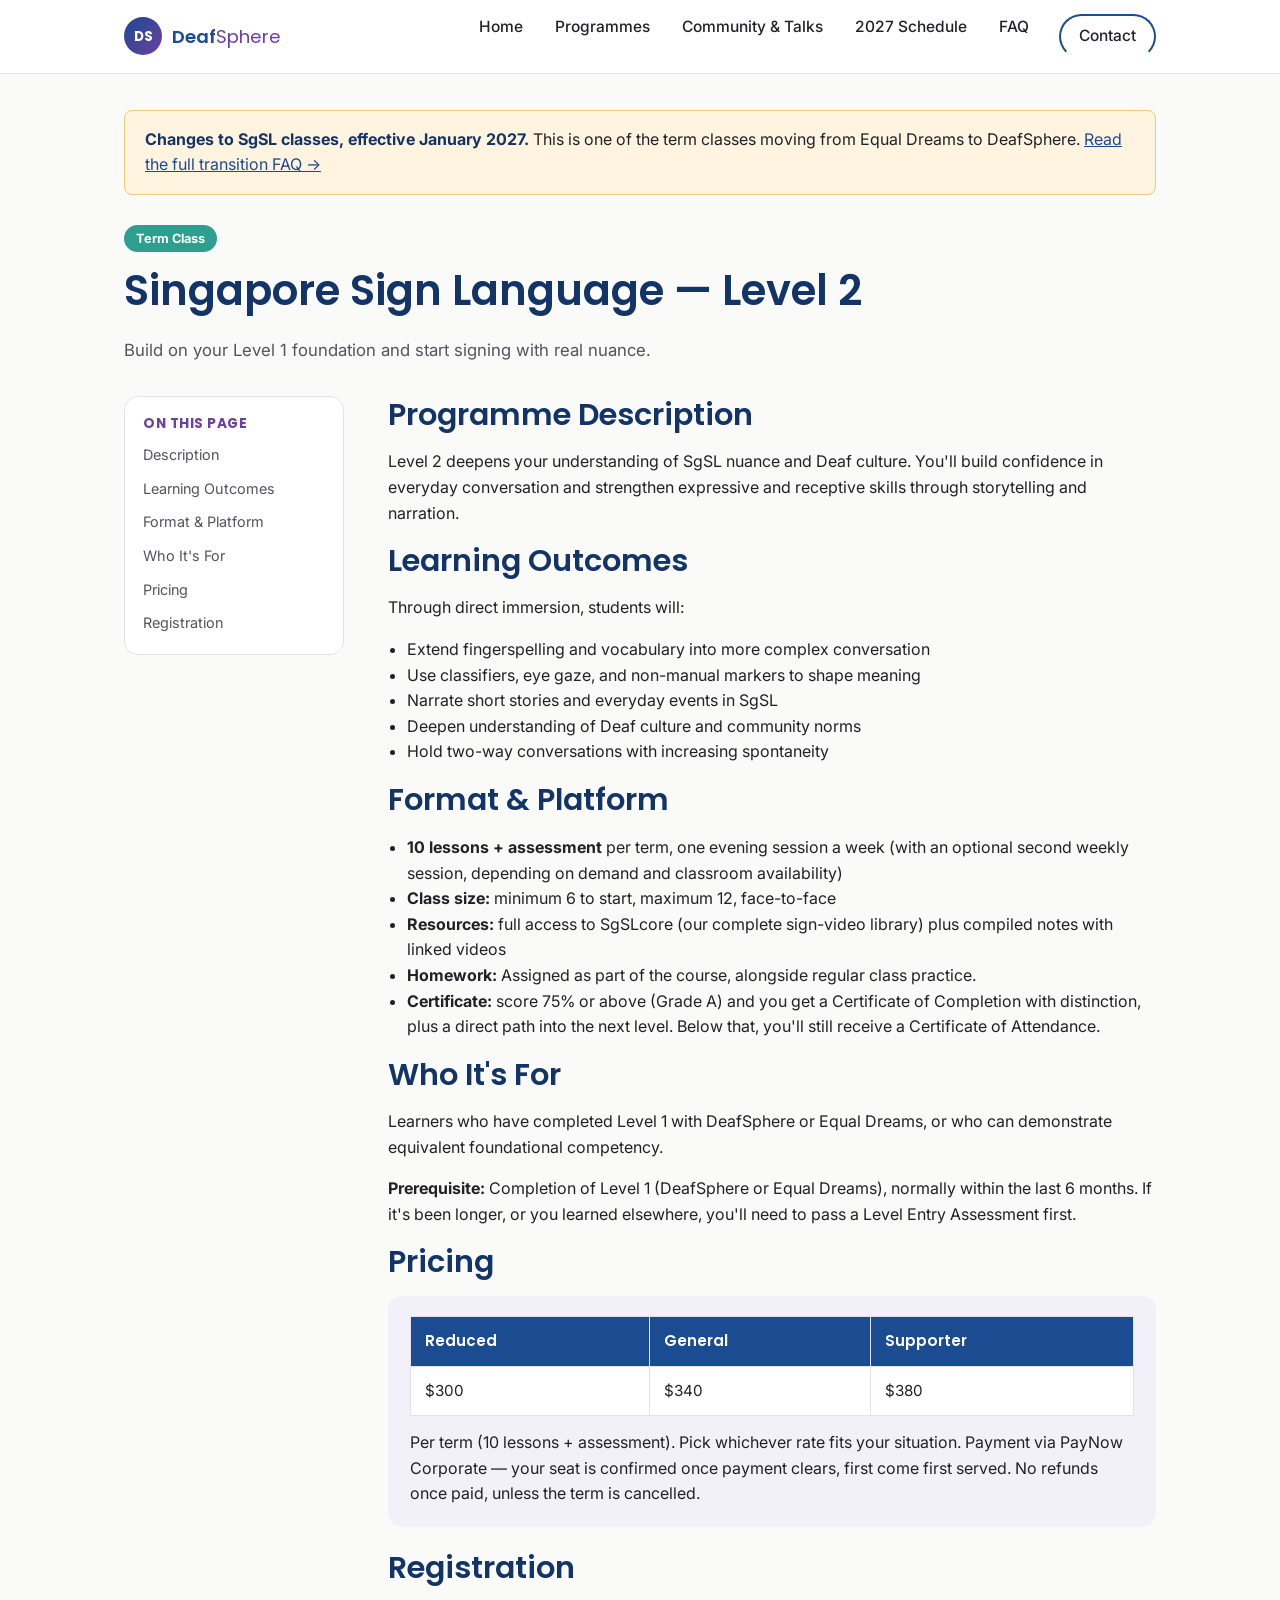
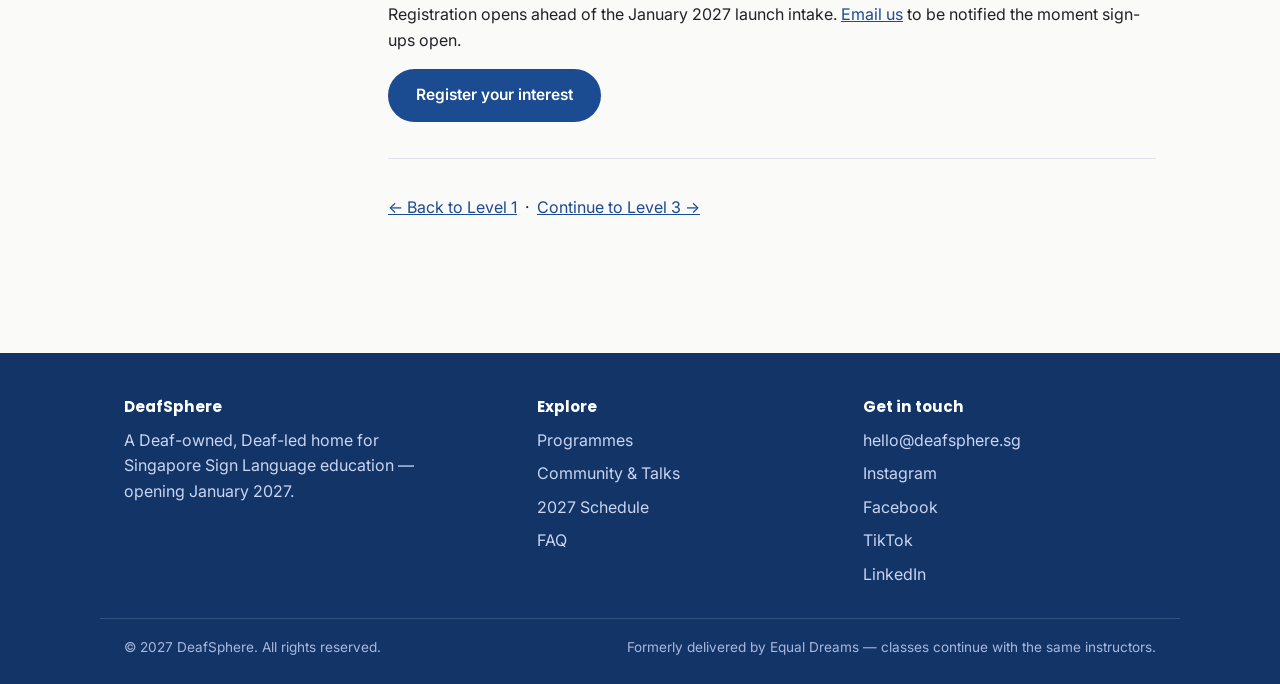
<file: level-2.html>
<!doctype html>
<html lang="en">
<head>
<meta charset="utf-8">
<meta name="viewport" content="width=device-width, initial-scale=1">
<title>Singapore Sign Language Level 2 — DeafSphere</title>
<meta name="description" content="DeafSphere Level 2 term class — Build on your Level 1 foundation and start signing with real nuance.">
<link rel="preconnect" href="https://fonts.googleapis.com">
<link href="https://fonts.googleapis.com/css2?family=Poppins:wght@500;600;700&family=Inter:wght@400;500;600&display=swap" rel="stylesheet">
<style>
/* =========================================================
   DeafSphere — shared stylesheet
   Palette + type inspired by Equal Dreams Academy's site:
   blue/purple brand colours, clean rounded sans-serif type,
   card-based layout, simple anchor-nav pattern.
   ========================================================= */

:root{
  --navy:        #1B4B91;   /* primary blue — header, links, primary buttons */
  --navy-dark:   #123467;
  --purple:      #6C3FA0;   /* secondary brand colour */
  --teal:        #2E9E8F;   /* accent — Level 2 / tags */
  --gold:        #E8A33D;   /* accent — Level 3 / tags */
  --cream:       #FAFAF8;   /* page background */
  --white:       #FFFFFF;
  --ink:         #232128;
  --ink-soft:    #56525E;
  --border:      #E4E1EE;
  --soft-bg:     #F2F0F9;
  --announce-bg: #FFF4E0;
  --announce-border: #F0C878;
  --radius: 14px;
  --radius-sm: 8px;
  --shadow: 0 2px 10px rgba(27,75,145,0.07);
  --shadow-hover: 0 8px 24px rgba(27,75,145,0.14);
  --max: 1080px;
}

*{ box-sizing:border-box; }
html{ scroll-behavior:smooth; }
body{
  margin:0;
  font-family:"Inter", -apple-system, Segoe UI, Arial, sans-serif;
  color:var(--ink);
  background:var(--cream);
  line-height:1.6;
  font-size:16px;
}
h1,h2,h3,h4{
  font-family:"Poppins","Inter",sans-serif;
  color:var(--navy-dark);
  line-height:1.25;
  margin:0 0 .5em;
}
h1{ font-size:clamp(1.9rem,4vw,2.6rem); font-weight:600; }
h2{ font-size:clamp(1.4rem,3vw,1.9rem); font-weight:600; }
h3{ font-size:1.2rem; font-weight:600; }
p{ margin:0 0 1em; }
a{ color:var(--navy); text-decoration:underline; text-decoration-thickness:1px; }
a:hover{ color:var(--purple); }
img{ max-width:100%; display:block; }
ul{ padding-left:1.2em; }
.container{ max-width:var(--max); margin:0 auto; padding:0 24px; }

/* Skip link for accessibility */
.skip-link{
  position:absolute; left:-999px; top:auto;
  background:var(--navy); color:#fff; padding:10px 16px; border-radius:0 0 8px 0; z-index:200;
}
.skip-link:focus{ left:0; top:0; }

/* ---------- Header ---------- */
.site-header{
  background:var(--white);
  border-bottom:1px solid var(--border);
  position:sticky; top:0; z-index:100;
}
.site-header .container{
  display:flex; align-items:center; justify-content:space-between;
  padding:14px 24px;
}
.logo{
  display:flex; align-items:center; gap:10px;
  font-family:"Poppins",sans-serif; font-weight:600; font-size:1.15rem;
  text-decoration:none; color:var(--navy-dark);
}
.logo:hover{ color:var(--navy-dark); }
.logo-badge{
  width:38px; height:38px; border-radius:50%;
  background:linear-gradient(135deg,var(--navy),var(--purple));
  color:#fff; display:flex; align-items:center; justify-content:center;
  font-size:.85rem; font-weight:700; flex:none;
}
.logo .brand-sgsl{ color:var(--navy); }
.logo .brand-space{ color:var(--purple); font-weight:400; }

.main-nav ul{ list-style:none; display:flex; gap:28px; margin:0; padding:0; }
.main-nav a{
  color:var(--ink); text-decoration:none; font-weight:500; font-size:.97rem;
  padding:6px 2px; border-bottom:2px solid transparent;
}
.main-nav a:hover, .main-nav a.active{ color:var(--navy); border-bottom-color:var(--navy); }
.nav-toggle{ display:none; }

@media (max-width:760px){
  .main-nav ul{ gap:16px; flex-wrap:wrap; justify-content:flex-end; }
  .site-header .container{ flex-wrap:wrap; row-gap:10px; }
}

/* ---------- Buttons ---------- */
.btn{
  display:inline-block; padding:12px 26px; border-radius:999px;
  font-weight:600; text-decoration:none; font-size:.97rem;
  transition:transform .15s ease, box-shadow .15s ease, background .15s ease;
  border:2px solid transparent;
}
.btn-primary{ background:var(--navy); color:#fff; }
.btn-primary:hover{ background:var(--navy-dark); color:#fff; transform:translateY(-1px); box-shadow:var(--shadow-hover); }
.btn-outline{ background:transparent; color:var(--navy); border-color:var(--navy); }
.btn-outline:hover{ background:var(--navy); color:#fff; }
.btn-purple{ background:var(--purple); color:#fff; }
.btn-purple:hover{ background:#582f86; color:#fff; }

/* ---------- Hero ---------- */
.hero{
  background:linear-gradient(180deg,#EEF3FC 0%, var(--cream) 100%);
  padding:64px 0 56px;
  border-bottom:1px solid var(--border);
}
.hero .container{ display:grid; grid-template-columns:1.1fr .9fr; gap:40px; align-items:center; }
.hero-eyebrow{
  display:inline-block; background:var(--soft-bg); color:var(--purple);
  font-weight:600; font-size:.8rem; letter-spacing:.04em; text-transform:uppercase;
  padding:6px 14px; border-radius:999px; margin-bottom:16px;
}
.hero p.lead{ font-size:1.1rem; color:var(--ink-soft); }
.hero-actions{ display:flex; gap:14px; flex-wrap:wrap; margin-top:22px; }
.hero-art{
  background:var(--white); border:1px solid var(--border); border-radius:var(--radius);
  padding:22px; box-shadow:var(--shadow);
}
.hero-art .pill-row{ display:flex; gap:10px; flex-wrap:wrap; margin-bottom:14px; }
.pill{
  font-size:.8rem; font-weight:700; padding:6px 12px; border-radius:999px; color:#fff;
}
.pill.p-navy{ background:var(--navy); }
.pill.p-teal{ background:var(--teal); }
.pill.p-gold{ background:var(--gold); color:#3a2a00; }
.pill.p-purple{ background:var(--purple); }

@media (max-width:820px){
  .hero .container{ grid-template-columns:1fr; }
}

/* ---------- Announcement banner ---------- */
.announcement{
  background:var(--announce-bg); border:1px solid var(--announce-border);
  border-radius:var(--radius-sm); padding:16px 20px; margin:0 0 30px;
}
.announcement strong{ color:var(--navy-dark); }

/* ---------- Sections ---------- */
.section{ padding:56px 0; }
.section.alt{ background:var(--white); border-top:1px solid var(--border); border-bottom:1px solid var(--border); }
.section-head{ max-width:680px; margin:0 auto 34px; text-align:center; }
.section-head p{ color:var(--ink-soft); }

/* ---------- Cards / grid ---------- */
.grid{ display:grid; gap:22px; }
.grid-3{ grid-template-columns:repeat(3,1fr); }
.grid-2{ grid-template-columns:repeat(2,1fr); }
@media (max-width:820px){ .grid-3,.grid-2{ grid-template-columns:1fr; } }

.card{
  background:var(--white); border:1px solid var(--border); border-radius:var(--radius);
  padding:26px; box-shadow:var(--shadow); transition:box-shadow .15s ease, transform .15s ease;
  display:flex; flex-direction:column;
}
.card:hover{ box-shadow:var(--shadow-hover); transform:translateY(-2px); }
.card .tag{ align-self:flex-start; margin-bottom:12px; }
.card h3{ margin-bottom:8px; }
.card p{ color:var(--ink-soft); flex:1; }
.card .card-link{ font-weight:600; text-decoration:none; margin-top:10px; display:inline-block; }

/* ---------- Table ---------- */
table{ width:100%; border-collapse:collapse; margin:0 0 28px; background:var(--white); }
caption{ text-align:left; font-weight:600; margin-bottom:8px; color:var(--navy-dark); }
th,td{ padding:12px 14px; border:1px solid var(--border); text-align:left; font-size:.95rem; }
th{ background:var(--navy); color:#fff; font-family:"Poppins",sans-serif; font-weight:600; }
tr:nth-child(even) td{ background:var(--soft-bg); }
.table-wrap{ overflow-x:auto; }

/* ---------- On-this-page nav ---------- */
.page-layout{ display:grid; grid-template-columns:220px 1fr; gap:44px; align-items:start; }
.onpage-nav{
  position:sticky; top:88px; background:var(--white); border:1px solid var(--border);
  border-radius:var(--radius); padding:18px;
}
.onpage-nav h4{ font-size:.85rem; text-transform:uppercase; letter-spacing:.04em; color:var(--purple); margin-bottom:10px; }
.onpage-nav ul{ list-style:none; padding:0; margin:0; display:flex; flex-direction:column; gap:8px; }
.onpage-nav a{ font-size:.9rem; text-decoration:none; color:var(--ink-soft); }
.onpage-nav a:hover{ color:var(--navy); }
@media (max-width:900px){
  .page-layout{ grid-template-columns:1fr; }
  .onpage-nav{ position:static; }
}

/* ---------- FAQ accordion ---------- */
.faq-group{ margin-bottom:36px; }
.faq-item{ border-bottom:1px solid var(--border); }
.faq-q{
  width:100%; text-align:left; background:none; border:none; cursor:pointer;
  font-family:"Poppins",sans-serif; font-weight:600; font-size:1.02rem; color:var(--navy-dark);
  padding:16px 0; display:flex; justify-content:space-between; align-items:center; gap:12px;
}
.faq-q .icon{ font-size:1.3rem; color:var(--purple); transition:transform .2s ease; flex:none; }
.faq-item.open .faq-q .icon{ transform:rotate(45deg); }
.faq-a{ max-height:0; overflow:hidden; transition:max-height .25s ease; color:var(--ink-soft); }
.faq-a-inner{ padding:0 0 18px; }
.faq-item.open .faq-a{ max-height:600px; }
.faq-tabs{ display:flex; gap:10px; flex-wrap:wrap; margin-bottom:28px; }
.faq-tab-btn{
  border:2px solid var(--navy); background:#fff; color:var(--navy); padding:8px 18px;
  border-radius:999px; font-weight:600; cursor:pointer; font-family:inherit; font-size:.9rem;
}
.faq-tab-btn.active{ background:var(--navy); color:#fff; }

/* Native <details> based accordion */
.faq-item{ border-bottom:1px solid var(--border); }
.faq-item summary{
  list-style:none; cursor:pointer; padding:16px 0; display:flex; justify-content:space-between;
  align-items:center; gap:12px; font-family:"Poppins",sans-serif; font-weight:600; font-size:1.02rem;
  color:var(--navy-dark);
}
.faq-item summary::-webkit-details-marker{ display:none; }
.faq-item summary::after{
  content:"+"; font-size:1.4rem; color:var(--purple); flex:none; line-height:1;
}
.faq-item[open] summary::after{ content:"–"; }
.faq-item .faq-a-inner{ padding:0 0 18px; color:var(--ink-soft); }
.faq-item:target{ outline:2px solid var(--gold); outline-offset:4px; border-radius:6px; }

/* ---------- Pricing tiers ---------- */
.pricing-note{ background:var(--soft-bg); border-radius:var(--radius); padding:20px 22px; margin-bottom:22px; }

/* ---------- Testimonials ---------- */
.testimonial{
  background:var(--white); border-left:4px solid var(--purple); border-radius:0 var(--radius) var(--radius) 0;
  padding:18px 22px; box-shadow:var(--shadow); margin-bottom:16px;
}
.testimonial p{ margin-bottom:8px; font-style:italic; color:var(--ink); }
.testimonial .who{ font-size:.85rem; color:var(--ink-soft); font-style:normal; }

/* ---------- CTA band ---------- */
.cta-band{
  background:linear-gradient(120deg,var(--navy),var(--purple));
  color:#fff; border-radius:var(--radius); padding:40px; text-align:center; margin:0 24px;
}
.cta-band h2{ color:#fff; }
.cta-band p{ color:#EAE7F7; }
.cta-band .btn-primary{ background:#fff; color:var(--navy); }
.cta-band .btn-primary:hover{ background:#EEE; }

/* ---------- Footer ---------- */
.site-footer{ background:var(--navy-dark); color:#D9E1F5; padding:44px 0 26px; margin-top:60px; }
.footer-grid{ display:grid; grid-template-columns:1.3fr 1fr 1fr; gap:32px; }
.site-footer h4{ color:#fff; font-size:.95rem; margin-bottom:12px; }
.site-footer a{ color:#C9D5F2; text-decoration:none; }
.site-footer a:hover{ color:#fff; text-decoration:underline; }
.site-footer ul{ list-style:none; padding:0; margin:0; display:flex; flex-direction:column; gap:8px; }
.footer-bottom{
  border-top:1px solid rgba(255,255,255,.15); margin-top:30px; padding-top:18px;
  display:flex; justify-content:space-between; flex-wrap:wrap; gap:10px; font-size:.85rem; color:#A9B8DE;
}
@media (max-width:760px){ .footer-grid{ grid-template-columns:1fr; } }

/* ---------- Misc ---------- */
.badge-list{ display:flex; gap:10px; flex-wrap:wrap; margin-bottom:20px; }
.stat-row{ display:flex; gap:28px; flex-wrap:wrap; margin:22px 0; }
.stat{ min-width:120px; }
.stat .num{ font-family:"Poppins",sans-serif; font-size:1.6rem; font-weight:700; color:var(--navy); }
.stat .label{ font-size:.85rem; color:var(--ink-soft); }
hr.div{ border:none; border-top:1px solid var(--border); margin:36px 0; }
.tbc{ color:var(--gold); font-weight:600; }

</style>
</head>
<body>
<a class="skip-link" href="#main">Skip to content</a>
<header class="site-header">
  <div class="container">
    <a class="logo" href="index.html">
      <!-- Placeholder monogram — swap for the real logo once confirmed -->
      <span class="logo-badge">DS</span>
      <span><span class="brand-sgsl">Deaf</span><span class="brand-space">Sphere</span></span>
    </a>
    <nav class="main-nav" aria-label="Main">
      <ul><li><a href="index.html">Home</a></li><li><a href="programmes.html">Programmes</a></li><li><a href="community.html">Community & Talks</a></li><li><a href="schedule.html">2027 Schedule</a></li><li><a href="faq.html">FAQ</a></li><li><a href="mailto:hello@deafsphere.sg" class="btn btn-outline" style="padding:8px 18px;">Contact</a></li></ul>
    </nav>
  </div>
</header>
<main id="main">
<section class="section" style="padding-top:36px;">
  <div class="container">
    <div class="announcement">
      <strong>Changes to SgSL classes, effective January 2027.</strong> This is one of the term classes moving from Equal Dreams to DeafSphere. <a href="faq.html#transition">Read the full transition FAQ →</a>
    </div>

    <span class="pill p-teal">Term Class</span>
    <h1 style="margin-top:14px;">Singapore Sign Language — Level 2</h1>
    <p class="lead" style="color:var(--ink-soft);font-size:1.05rem;">Build on your Level 1 foundation and start signing with real nuance.</p>

    <div class="page-layout" style="margin-top:32px;">
      <nav class="onpage-nav" aria-label="On this page">
        <h4>On this page</h4>
        <ul>
          <li><a href="#description">Description</a></li>
          <li><a href="#outcomes">Learning Outcomes</a></li>
          <li><a href="#format">Format &amp; Platform</a></li>
          <li><a href="#audience">Who It's For</a></li>
          <li><a href="#pricing">Pricing</a></li>
          <li><a href="#registration">Registration</a></li>
        </ul>
      </nav>

      <div>
        <h2 id="description">Programme Description</h2>
        <p>Level 2 deepens your understanding of SgSL nuance and Deaf culture. You'll build confidence in everyday conversation and strengthen expressive and receptive skills through storytelling and narration.</p>

        <h2 id="outcomes">Learning Outcomes</h2>
        <p>Through direct immersion, students will:</p>
        <ul><li>Extend fingerspelling and vocabulary into more complex conversation</li><li>Use classifiers, eye gaze, and non-manual markers to shape meaning</li><li>Narrate short stories and everyday events in SgSL</li><li>Deepen understanding of Deaf culture and community norms</li><li>Hold two-way conversations with increasing spontaneity</li></ul>

        <h2 id="format">Format &amp; Platform</h2>
        <ul>
          <li><strong>10 lessons + assessment</strong> per term, one evening session a week (with an optional second weekly session, depending on demand and classroom availability)</li>
          <li><strong>Class size:</strong> minimum 6 to start, maximum 12, face-to-face</li>
          <li><strong>Resources:</strong> full access to SgSLcore (our complete sign-video library) plus compiled notes with linked videos</li>
          <li><strong>Homework:</strong> Assigned as part of the course, alongside regular class practice.</li>
          <li><strong>Certificate:</strong> score 75% or above (Grade A) and you get a Certificate of Completion with distinction, plus a direct path into the next level. Below that, you'll still receive a Certificate of Attendance.</li>
        </ul>

        <h2 id="audience">Who It's For</h2>
        <p>Learners who have completed Level 1 with DeafSphere or Equal Dreams, or who can demonstrate equivalent foundational competency.</p>
        <p><strong>Prerequisite:</strong> Completion of Level 1 (DeafSphere or Equal Dreams), normally within the last 6 months. If it's been longer, or you learned elsewhere, you'll need to pass a Level Entry Assessment first.</p>

        <h2 id="pricing">Pricing</h2>
        <div class="pricing-note">
          <div class="table-wrap" style="margin-bottom:0;">
          <table style="margin-bottom:0;">
            <thead><tr><th>Reduced</th><th>General</th><th>Supporter</th></tr></thead>
            <tbody><tr><td>$300</td><td>$340</td><td>$380</td></tr></tbody>
          </table>
          </div>
          <p style="margin:14px 0 0;">Per term (10 lessons + assessment). Pick whichever rate fits your situation. Payment via PayNow Corporate — your seat is confirmed once payment clears, first come first served. No refunds once paid, unless the term is cancelled.</p>
        </div>

        <h2 id="registration">Registration</h2>
        <p>Registration opens ahead of the January 2027 launch intake. <a href="mailto:hello@deafsphere.sg">Email us</a> to be notified the moment sign-ups open.</p>
        <a class="btn btn-primary" href="mailto:hello@deafsphere.sg">Register your interest</a>

        <hr class="div">
        <p>
          <a href="level-1.html">← Back to Level 1</a>
           &nbsp;·&nbsp; <a href="level-3.html">Continue to Level 3 →</a>
        </p>
      </div>
    </div>
  </div>
</section>
</main><footer class="site-footer">
  <div class="container footer-grid">
    <div>
      <h4>DeafSphere</h4>
      <p style="color:#C9D5F2;max-width:32ch;">A Deaf-owned, Deaf-led home for Singapore Sign Language education — opening January 2027.</p>
    </div>
    <div>
      <h4>Explore</h4>
      <ul>
        <li><a href="programmes.html">Programmes</a></li>
        <li><a href="community.html">Community &amp; Talks</a></li>
        <li><a href="schedule.html">2027 Schedule</a></li>
        <li><a href="faq.html">FAQ</a></li>
      </ul>
    </div>
    <div>
      <h4>Get in touch</h4>
      <ul>
        <li><a href="mailto:hello@deafsphere.sg">hello@deafsphere.sg</a></li>
        <li><a href="#">Instagram</a></li>
        <li><a href="#">Facebook</a></li>
        <li><a href="#">TikTok</a></li>
        <li><a href="#">LinkedIn</a></li>
      </ul>
    </div>
  </div>
  <div class="container footer-bottom">
    <span>© 2027 DeafSphere. All rights reserved.</span>
    <span>Formerly delivered by Equal Dreams — classes continue with the same instructors.</span>
  </div>
</footer>
<script>
// Opens the matching <details> FAQ item when arriving via a #hash link,
// and scrolls it into view. Progressive enhancement only — page works without JS.
(function () {
  function openTarget() {
    const hash = window.location.hash.replace("#", "");
    if (!hash) return;
    const el = document.getElementById(hash);
    if (el && el.tagName === "DETAILS") {
      el.open = true;
      el.scrollIntoView({ behavior: "smooth", block: "start" });
    }
  }
  window.addEventListener("hashchange", openTarget);
  document.addEventListener("DOMContentLoaded", openTarget);
})();

</script>
</body>
</html>
</file>
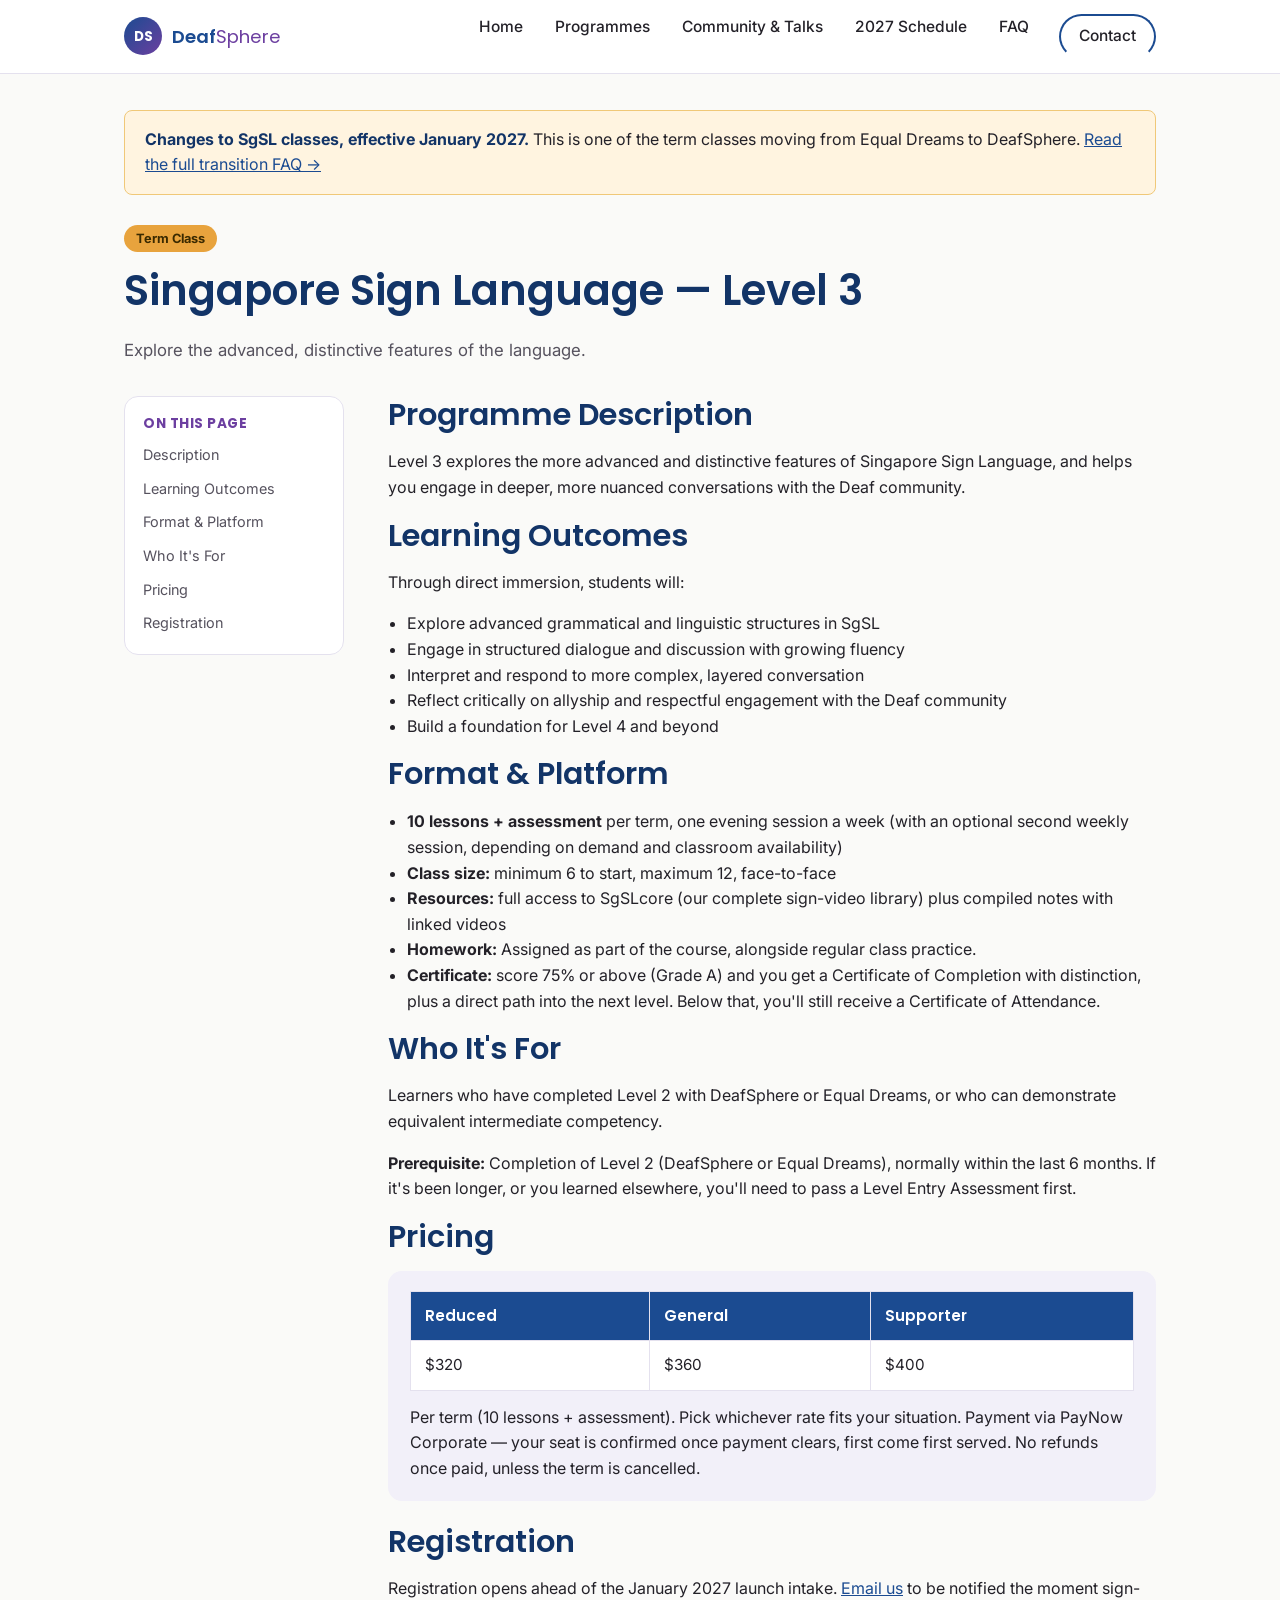
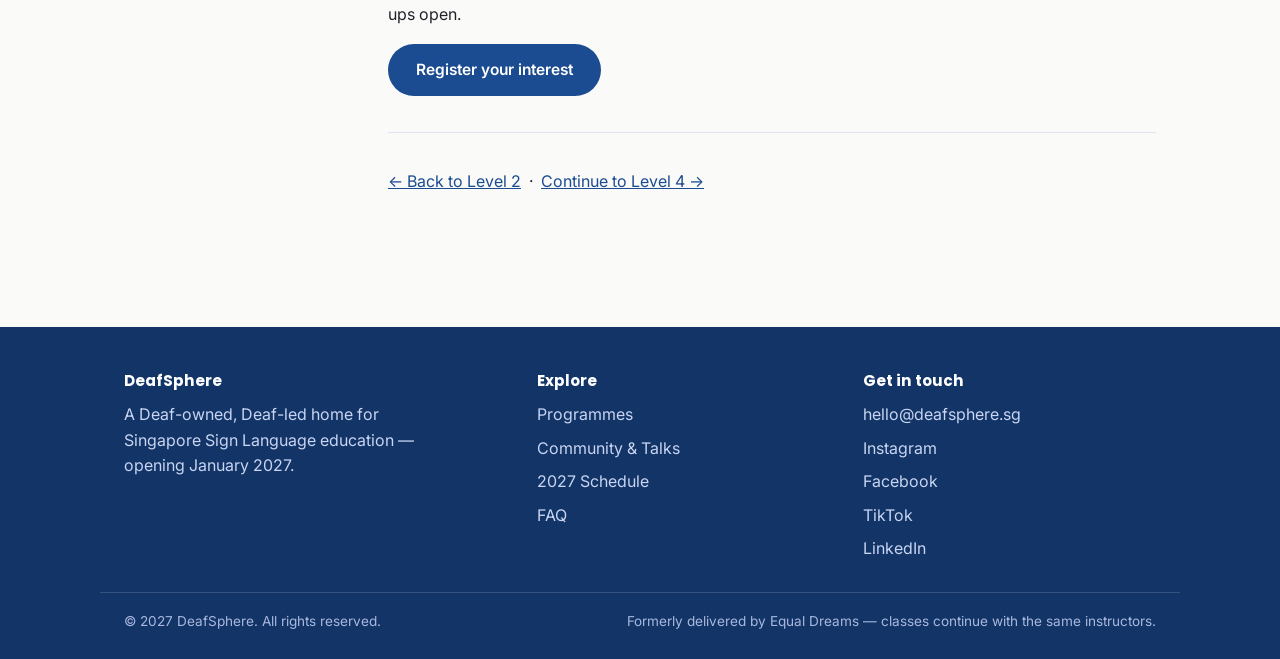
<file: level-3.html>
<!doctype html>
<html lang="en">
<head>
<meta charset="utf-8">
<meta name="viewport" content="width=device-width, initial-scale=1">
<title>Singapore Sign Language Level 3 — DeafSphere</title>
<meta name="description" content="DeafSphere Level 3 term class — Explore the advanced, distinctive features of the language.">
<link rel="preconnect" href="https://fonts.googleapis.com">
<link href="https://fonts.googleapis.com/css2?family=Poppins:wght@500;600;700&family=Inter:wght@400;500;600&display=swap" rel="stylesheet">
<style>
/* =========================================================
   DeafSphere — shared stylesheet
   Palette + type inspired by Equal Dreams Academy's site:
   blue/purple brand colours, clean rounded sans-serif type,
   card-based layout, simple anchor-nav pattern.
   ========================================================= */

:root{
  --navy:        #1B4B91;   /* primary blue — header, links, primary buttons */
  --navy-dark:   #123467;
  --purple:      #6C3FA0;   /* secondary brand colour */
  --teal:        #2E9E8F;   /* accent — Level 2 / tags */
  --gold:        #E8A33D;   /* accent — Level 3 / tags */
  --cream:       #FAFAF8;   /* page background */
  --white:       #FFFFFF;
  --ink:         #232128;
  --ink-soft:    #56525E;
  --border:      #E4E1EE;
  --soft-bg:     #F2F0F9;
  --announce-bg: #FFF4E0;
  --announce-border: #F0C878;
  --radius: 14px;
  --radius-sm: 8px;
  --shadow: 0 2px 10px rgba(27,75,145,0.07);
  --shadow-hover: 0 8px 24px rgba(27,75,145,0.14);
  --max: 1080px;
}

*{ box-sizing:border-box; }
html{ scroll-behavior:smooth; }
body{
  margin:0;
  font-family:"Inter", -apple-system, Segoe UI, Arial, sans-serif;
  color:var(--ink);
  background:var(--cream);
  line-height:1.6;
  font-size:16px;
}
h1,h2,h3,h4{
  font-family:"Poppins","Inter",sans-serif;
  color:var(--navy-dark);
  line-height:1.25;
  margin:0 0 .5em;
}
h1{ font-size:clamp(1.9rem,4vw,2.6rem); font-weight:600; }
h2{ font-size:clamp(1.4rem,3vw,1.9rem); font-weight:600; }
h3{ font-size:1.2rem; font-weight:600; }
p{ margin:0 0 1em; }
a{ color:var(--navy); text-decoration:underline; text-decoration-thickness:1px; }
a:hover{ color:var(--purple); }
img{ max-width:100%; display:block; }
ul{ padding-left:1.2em; }
.container{ max-width:var(--max); margin:0 auto; padding:0 24px; }

/* Skip link for accessibility */
.skip-link{
  position:absolute; left:-999px; top:auto;
  background:var(--navy); color:#fff; padding:10px 16px; border-radius:0 0 8px 0; z-index:200;
}
.skip-link:focus{ left:0; top:0; }

/* ---------- Header ---------- */
.site-header{
  background:var(--white);
  border-bottom:1px solid var(--border);
  position:sticky; top:0; z-index:100;
}
.site-header .container{
  display:flex; align-items:center; justify-content:space-between;
  padding:14px 24px;
}
.logo{
  display:flex; align-items:center; gap:10px;
  font-family:"Poppins",sans-serif; font-weight:600; font-size:1.15rem;
  text-decoration:none; color:var(--navy-dark);
}
.logo:hover{ color:var(--navy-dark); }
.logo-badge{
  width:38px; height:38px; border-radius:50%;
  background:linear-gradient(135deg,var(--navy),var(--purple));
  color:#fff; display:flex; align-items:center; justify-content:center;
  font-size:.85rem; font-weight:700; flex:none;
}
.logo .brand-sgsl{ color:var(--navy); }
.logo .brand-space{ color:var(--purple); font-weight:400; }

.main-nav ul{ list-style:none; display:flex; gap:28px; margin:0; padding:0; }
.main-nav a{
  color:var(--ink); text-decoration:none; font-weight:500; font-size:.97rem;
  padding:6px 2px; border-bottom:2px solid transparent;
}
.main-nav a:hover, .main-nav a.active{ color:var(--navy); border-bottom-color:var(--navy); }
.nav-toggle{ display:none; }

@media (max-width:760px){
  .main-nav ul{ gap:16px; flex-wrap:wrap; justify-content:flex-end; }
  .site-header .container{ flex-wrap:wrap; row-gap:10px; }
}

/* ---------- Buttons ---------- */
.btn{
  display:inline-block; padding:12px 26px; border-radius:999px;
  font-weight:600; text-decoration:none; font-size:.97rem;
  transition:transform .15s ease, box-shadow .15s ease, background .15s ease;
  border:2px solid transparent;
}
.btn-primary{ background:var(--navy); color:#fff; }
.btn-primary:hover{ background:var(--navy-dark); color:#fff; transform:translateY(-1px); box-shadow:var(--shadow-hover); }
.btn-outline{ background:transparent; color:var(--navy); border-color:var(--navy); }
.btn-outline:hover{ background:var(--navy); color:#fff; }
.btn-purple{ background:var(--purple); color:#fff; }
.btn-purple:hover{ background:#582f86; color:#fff; }

/* ---------- Hero ---------- */
.hero{
  background:linear-gradient(180deg,#EEF3FC 0%, var(--cream) 100%);
  padding:64px 0 56px;
  border-bottom:1px solid var(--border);
}
.hero .container{ display:grid; grid-template-columns:1.1fr .9fr; gap:40px; align-items:center; }
.hero-eyebrow{
  display:inline-block; background:var(--soft-bg); color:var(--purple);
  font-weight:600; font-size:.8rem; letter-spacing:.04em; text-transform:uppercase;
  padding:6px 14px; border-radius:999px; margin-bottom:16px;
}
.hero p.lead{ font-size:1.1rem; color:var(--ink-soft); }
.hero-actions{ display:flex; gap:14px; flex-wrap:wrap; margin-top:22px; }
.hero-art{
  background:var(--white); border:1px solid var(--border); border-radius:var(--radius);
  padding:22px; box-shadow:var(--shadow);
}
.hero-art .pill-row{ display:flex; gap:10px; flex-wrap:wrap; margin-bottom:14px; }
.pill{
  font-size:.8rem; font-weight:700; padding:6px 12px; border-radius:999px; color:#fff;
}
.pill.p-navy{ background:var(--navy); }
.pill.p-teal{ background:var(--teal); }
.pill.p-gold{ background:var(--gold); color:#3a2a00; }
.pill.p-purple{ background:var(--purple); }

@media (max-width:820px){
  .hero .container{ grid-template-columns:1fr; }
}

/* ---------- Announcement banner ---------- */
.announcement{
  background:var(--announce-bg); border:1px solid var(--announce-border);
  border-radius:var(--radius-sm); padding:16px 20px; margin:0 0 30px;
}
.announcement strong{ color:var(--navy-dark); }

/* ---------- Sections ---------- */
.section{ padding:56px 0; }
.section.alt{ background:var(--white); border-top:1px solid var(--border); border-bottom:1px solid var(--border); }
.section-head{ max-width:680px; margin:0 auto 34px; text-align:center; }
.section-head p{ color:var(--ink-soft); }

/* ---------- Cards / grid ---------- */
.grid{ display:grid; gap:22px; }
.grid-3{ grid-template-columns:repeat(3,1fr); }
.grid-2{ grid-template-columns:repeat(2,1fr); }
@media (max-width:820px){ .grid-3,.grid-2{ grid-template-columns:1fr; } }

.card{
  background:var(--white); border:1px solid var(--border); border-radius:var(--radius);
  padding:26px; box-shadow:var(--shadow); transition:box-shadow .15s ease, transform .15s ease;
  display:flex; flex-direction:column;
}
.card:hover{ box-shadow:var(--shadow-hover); transform:translateY(-2px); }
.card .tag{ align-self:flex-start; margin-bottom:12px; }
.card h3{ margin-bottom:8px; }
.card p{ color:var(--ink-soft); flex:1; }
.card .card-link{ font-weight:600; text-decoration:none; margin-top:10px; display:inline-block; }

/* ---------- Table ---------- */
table{ width:100%; border-collapse:collapse; margin:0 0 28px; background:var(--white); }
caption{ text-align:left; font-weight:600; margin-bottom:8px; color:var(--navy-dark); }
th,td{ padding:12px 14px; border:1px solid var(--border); text-align:left; font-size:.95rem; }
th{ background:var(--navy); color:#fff; font-family:"Poppins",sans-serif; font-weight:600; }
tr:nth-child(even) td{ background:var(--soft-bg); }
.table-wrap{ overflow-x:auto; }

/* ---------- On-this-page nav ---------- */
.page-layout{ display:grid; grid-template-columns:220px 1fr; gap:44px; align-items:start; }
.onpage-nav{
  position:sticky; top:88px; background:var(--white); border:1px solid var(--border);
  border-radius:var(--radius); padding:18px;
}
.onpage-nav h4{ font-size:.85rem; text-transform:uppercase; letter-spacing:.04em; color:var(--purple); margin-bottom:10px; }
.onpage-nav ul{ list-style:none; padding:0; margin:0; display:flex; flex-direction:column; gap:8px; }
.onpage-nav a{ font-size:.9rem; text-decoration:none; color:var(--ink-soft); }
.onpage-nav a:hover{ color:var(--navy); }
@media (max-width:900px){
  .page-layout{ grid-template-columns:1fr; }
  .onpage-nav{ position:static; }
}

/* ---------- FAQ accordion ---------- */
.faq-group{ margin-bottom:36px; }
.faq-item{ border-bottom:1px solid var(--border); }
.faq-q{
  width:100%; text-align:left; background:none; border:none; cursor:pointer;
  font-family:"Poppins",sans-serif; font-weight:600; font-size:1.02rem; color:var(--navy-dark);
  padding:16px 0; display:flex; justify-content:space-between; align-items:center; gap:12px;
}
.faq-q .icon{ font-size:1.3rem; color:var(--purple); transition:transform .2s ease; flex:none; }
.faq-item.open .faq-q .icon{ transform:rotate(45deg); }
.faq-a{ max-height:0; overflow:hidden; transition:max-height .25s ease; color:var(--ink-soft); }
.faq-a-inner{ padding:0 0 18px; }
.faq-item.open .faq-a{ max-height:600px; }
.faq-tabs{ display:flex; gap:10px; flex-wrap:wrap; margin-bottom:28px; }
.faq-tab-btn{
  border:2px solid var(--navy); background:#fff; color:var(--navy); padding:8px 18px;
  border-radius:999px; font-weight:600; cursor:pointer; font-family:inherit; font-size:.9rem;
}
.faq-tab-btn.active{ background:var(--navy); color:#fff; }

/* Native <details> based accordion */
.faq-item{ border-bottom:1px solid var(--border); }
.faq-item summary{
  list-style:none; cursor:pointer; padding:16px 0; display:flex; justify-content:space-between;
  align-items:center; gap:12px; font-family:"Poppins",sans-serif; font-weight:600; font-size:1.02rem;
  color:var(--navy-dark);
}
.faq-item summary::-webkit-details-marker{ display:none; }
.faq-item summary::after{
  content:"+"; font-size:1.4rem; color:var(--purple); flex:none; line-height:1;
}
.faq-item[open] summary::after{ content:"–"; }
.faq-item .faq-a-inner{ padding:0 0 18px; color:var(--ink-soft); }
.faq-item:target{ outline:2px solid var(--gold); outline-offset:4px; border-radius:6px; }

/* ---------- Pricing tiers ---------- */
.pricing-note{ background:var(--soft-bg); border-radius:var(--radius); padding:20px 22px; margin-bottom:22px; }

/* ---------- Testimonials ---------- */
.testimonial{
  background:var(--white); border-left:4px solid var(--purple); border-radius:0 var(--radius) var(--radius) 0;
  padding:18px 22px; box-shadow:var(--shadow); margin-bottom:16px;
}
.testimonial p{ margin-bottom:8px; font-style:italic; color:var(--ink); }
.testimonial .who{ font-size:.85rem; color:var(--ink-soft); font-style:normal; }

/* ---------- CTA band ---------- */
.cta-band{
  background:linear-gradient(120deg,var(--navy),var(--purple));
  color:#fff; border-radius:var(--radius); padding:40px; text-align:center; margin:0 24px;
}
.cta-band h2{ color:#fff; }
.cta-band p{ color:#EAE7F7; }
.cta-band .btn-primary{ background:#fff; color:var(--navy); }
.cta-band .btn-primary:hover{ background:#EEE; }

/* ---------- Footer ---------- */
.site-footer{ background:var(--navy-dark); color:#D9E1F5; padding:44px 0 26px; margin-top:60px; }
.footer-grid{ display:grid; grid-template-columns:1.3fr 1fr 1fr; gap:32px; }
.site-footer h4{ color:#fff; font-size:.95rem; margin-bottom:12px; }
.site-footer a{ color:#C9D5F2; text-decoration:none; }
.site-footer a:hover{ color:#fff; text-decoration:underline; }
.site-footer ul{ list-style:none; padding:0; margin:0; display:flex; flex-direction:column; gap:8px; }
.footer-bottom{
  border-top:1px solid rgba(255,255,255,.15); margin-top:30px; padding-top:18px;
  display:flex; justify-content:space-between; flex-wrap:wrap; gap:10px; font-size:.85rem; color:#A9B8DE;
}
@media (max-width:760px){ .footer-grid{ grid-template-columns:1fr; } }

/* ---------- Misc ---------- */
.badge-list{ display:flex; gap:10px; flex-wrap:wrap; margin-bottom:20px; }
.stat-row{ display:flex; gap:28px; flex-wrap:wrap; margin:22px 0; }
.stat{ min-width:120px; }
.stat .num{ font-family:"Poppins",sans-serif; font-size:1.6rem; font-weight:700; color:var(--navy); }
.stat .label{ font-size:.85rem; color:var(--ink-soft); }
hr.div{ border:none; border-top:1px solid var(--border); margin:36px 0; }
.tbc{ color:var(--gold); font-weight:600; }

</style>
</head>
<body>
<a class="skip-link" href="#main">Skip to content</a>
<header class="site-header">
  <div class="container">
    <a class="logo" href="index.html">
      <!-- Placeholder monogram — swap for the real logo once confirmed -->
      <span class="logo-badge">DS</span>
      <span><span class="brand-sgsl">Deaf</span><span class="brand-space">Sphere</span></span>
    </a>
    <nav class="main-nav" aria-label="Main">
      <ul><li><a href="index.html">Home</a></li><li><a href="programmes.html">Programmes</a></li><li><a href="community.html">Community & Talks</a></li><li><a href="schedule.html">2027 Schedule</a></li><li><a href="faq.html">FAQ</a></li><li><a href="mailto:hello@deafsphere.sg" class="btn btn-outline" style="padding:8px 18px;">Contact</a></li></ul>
    </nav>
  </div>
</header>
<main id="main">
<section class="section" style="padding-top:36px;">
  <div class="container">
    <div class="announcement">
      <strong>Changes to SgSL classes, effective January 2027.</strong> This is one of the term classes moving from Equal Dreams to DeafSphere. <a href="faq.html#transition">Read the full transition FAQ →</a>
    </div>

    <span class="pill p-gold">Term Class</span>
    <h1 style="margin-top:14px;">Singapore Sign Language — Level 3</h1>
    <p class="lead" style="color:var(--ink-soft);font-size:1.05rem;">Explore the advanced, distinctive features of the language.</p>

    <div class="page-layout" style="margin-top:32px;">
      <nav class="onpage-nav" aria-label="On this page">
        <h4>On this page</h4>
        <ul>
          <li><a href="#description">Description</a></li>
          <li><a href="#outcomes">Learning Outcomes</a></li>
          <li><a href="#format">Format &amp; Platform</a></li>
          <li><a href="#audience">Who It's For</a></li>
          <li><a href="#pricing">Pricing</a></li>
          <li><a href="#registration">Registration</a></li>
        </ul>
      </nav>

      <div>
        <h2 id="description">Programme Description</h2>
        <p>Level 3 explores the more advanced and distinctive features of Singapore Sign Language, and helps you engage in deeper, more nuanced conversations with the Deaf community.</p>

        <h2 id="outcomes">Learning Outcomes</h2>
        <p>Through direct immersion, students will:</p>
        <ul><li>Explore advanced grammatical and linguistic structures in SgSL</li><li>Engage in structured dialogue and discussion with growing fluency</li><li>Interpret and respond to more complex, layered conversation</li><li>Reflect critically on allyship and respectful engagement with the Deaf community</li><li>Build a foundation for Level 4 and beyond</li></ul>

        <h2 id="format">Format &amp; Platform</h2>
        <ul>
          <li><strong>10 lessons + assessment</strong> per term, one evening session a week (with an optional second weekly session, depending on demand and classroom availability)</li>
          <li><strong>Class size:</strong> minimum 6 to start, maximum 12, face-to-face</li>
          <li><strong>Resources:</strong> full access to SgSLcore (our complete sign-video library) plus compiled notes with linked videos</li>
          <li><strong>Homework:</strong> Assigned as part of the course, alongside regular class practice.</li>
          <li><strong>Certificate:</strong> score 75% or above (Grade A) and you get a Certificate of Completion with distinction, plus a direct path into the next level. Below that, you'll still receive a Certificate of Attendance.</li>
        </ul>

        <h2 id="audience">Who It's For</h2>
        <p>Learners who have completed Level 2 with DeafSphere or Equal Dreams, or who can demonstrate equivalent intermediate competency.</p>
        <p><strong>Prerequisite:</strong> Completion of Level 2 (DeafSphere or Equal Dreams), normally within the last 6 months. If it's been longer, or you learned elsewhere, you'll need to pass a Level Entry Assessment first.</p>

        <h2 id="pricing">Pricing</h2>
        <div class="pricing-note">
          <div class="table-wrap" style="margin-bottom:0;">
          <table style="margin-bottom:0;">
            <thead><tr><th>Reduced</th><th>General</th><th>Supporter</th></tr></thead>
            <tbody><tr><td>$320</td><td>$360</td><td>$400</td></tr></tbody>
          </table>
          </div>
          <p style="margin:14px 0 0;">Per term (10 lessons + assessment). Pick whichever rate fits your situation. Payment via PayNow Corporate — your seat is confirmed once payment clears, first come first served. No refunds once paid, unless the term is cancelled.</p>
        </div>

        <h2 id="registration">Registration</h2>
        <p>Registration opens ahead of the January 2027 launch intake. <a href="mailto:hello@deafsphere.sg">Email us</a> to be notified the moment sign-ups open.</p>
        <a class="btn btn-primary" href="mailto:hello@deafsphere.sg">Register your interest</a>

        <hr class="div">
        <p>
          <a href="level-2.html">← Back to Level 2</a>
           &nbsp;·&nbsp; <a href="level-4.html">Continue to Level 4 →</a>
        </p>
      </div>
    </div>
  </div>
</section>
</main><footer class="site-footer">
  <div class="container footer-grid">
    <div>
      <h4>DeafSphere</h4>
      <p style="color:#C9D5F2;max-width:32ch;">A Deaf-owned, Deaf-led home for Singapore Sign Language education — opening January 2027.</p>
    </div>
    <div>
      <h4>Explore</h4>
      <ul>
        <li><a href="programmes.html">Programmes</a></li>
        <li><a href="community.html">Community &amp; Talks</a></li>
        <li><a href="schedule.html">2027 Schedule</a></li>
        <li><a href="faq.html">FAQ</a></li>
      </ul>
    </div>
    <div>
      <h4>Get in touch</h4>
      <ul>
        <li><a href="mailto:hello@deafsphere.sg">hello@deafsphere.sg</a></li>
        <li><a href="#">Instagram</a></li>
        <li><a href="#">Facebook</a></li>
        <li><a href="#">TikTok</a></li>
        <li><a href="#">LinkedIn</a></li>
      </ul>
    </div>
  </div>
  <div class="container footer-bottom">
    <span>© 2027 DeafSphere. All rights reserved.</span>
    <span>Formerly delivered by Equal Dreams — classes continue with the same instructors.</span>
  </div>
</footer>
<script>
// Opens the matching <details> FAQ item when arriving via a #hash link,
// and scrolls it into view. Progressive enhancement only — page works without JS.
(function () {
  function openTarget() {
    const hash = window.location.hash.replace("#", "");
    if (!hash) return;
    const el = document.getElementById(hash);
    if (el && el.tagName === "DETAILS") {
      el.open = true;
      el.scrollIntoView({ behavior: "smooth", block: "start" });
    }
  }
  window.addEventListener("hashchange", openTarget);
  document.addEventListener("DOMContentLoaded", openTarget);
})();

</script>
</body>
</html>
</file>
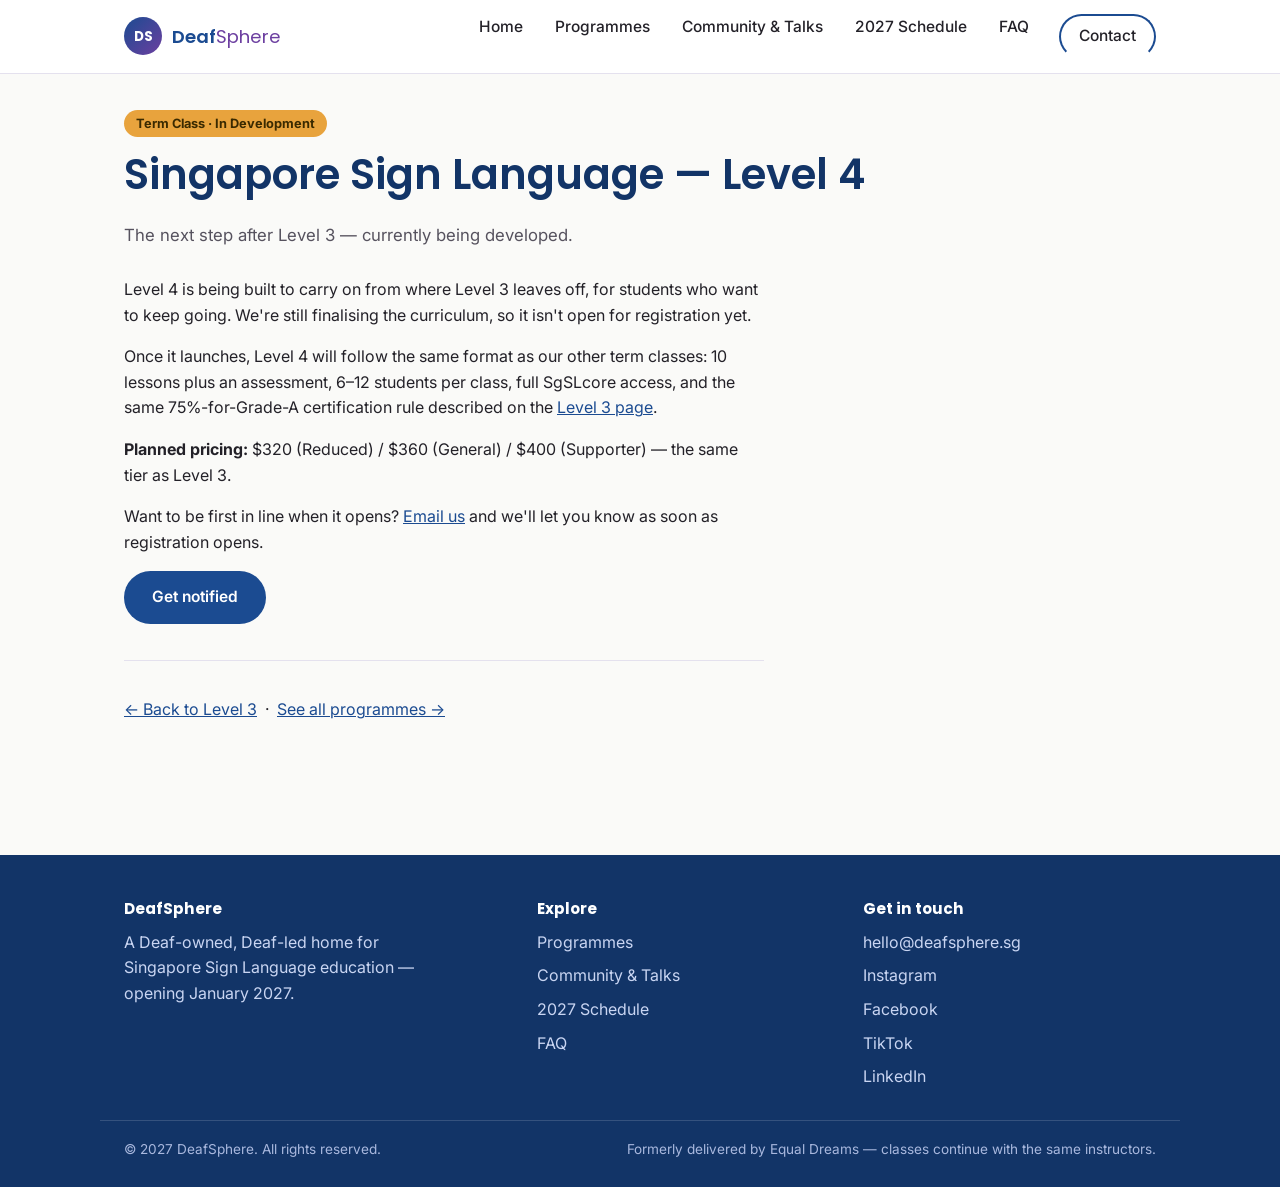
<file: level-4.html>
<!doctype html>
<html lang="en">
<head>
<meta charset="utf-8">
<meta name="viewport" content="width=device-width, initial-scale=1">
<title>Singapore Sign Language Level 4 (Coming Soon) — DeafSphere</title>
<meta name="description" content="DeafSphere Level 4 — currently in development.">
<link rel="preconnect" href="https://fonts.googleapis.com">
<link href="https://fonts.googleapis.com/css2?family=Poppins:wght@500;600;700&family=Inter:wght@400;500;600&display=swap" rel="stylesheet">
<style>
/* =========================================================
   DeafSphere — shared stylesheet
   Palette + type inspired by Equal Dreams Academy's site:
   blue/purple brand colours, clean rounded sans-serif type,
   card-based layout, simple anchor-nav pattern.
   ========================================================= */

:root{
  --navy:        #1B4B91;   /* primary blue — header, links, primary buttons */
  --navy-dark:   #123467;
  --purple:      #6C3FA0;   /* secondary brand colour */
  --teal:        #2E9E8F;   /* accent — Level 2 / tags */
  --gold:        #E8A33D;   /* accent — Level 3 / tags */
  --cream:       #FAFAF8;   /* page background */
  --white:       #FFFFFF;
  --ink:         #232128;
  --ink-soft:    #56525E;
  --border:      #E4E1EE;
  --soft-bg:     #F2F0F9;
  --announce-bg: #FFF4E0;
  --announce-border: #F0C878;
  --radius: 14px;
  --radius-sm: 8px;
  --shadow: 0 2px 10px rgba(27,75,145,0.07);
  --shadow-hover: 0 8px 24px rgba(27,75,145,0.14);
  --max: 1080px;
}

*{ box-sizing:border-box; }
html{ scroll-behavior:smooth; }
body{
  margin:0;
  font-family:"Inter", -apple-system, Segoe UI, Arial, sans-serif;
  color:var(--ink);
  background:var(--cream);
  line-height:1.6;
  font-size:16px;
}
h1,h2,h3,h4{
  font-family:"Poppins","Inter",sans-serif;
  color:var(--navy-dark);
  line-height:1.25;
  margin:0 0 .5em;
}
h1{ font-size:clamp(1.9rem,4vw,2.6rem); font-weight:600; }
h2{ font-size:clamp(1.4rem,3vw,1.9rem); font-weight:600; }
h3{ font-size:1.2rem; font-weight:600; }
p{ margin:0 0 1em; }
a{ color:var(--navy); text-decoration:underline; text-decoration-thickness:1px; }
a:hover{ color:var(--purple); }
img{ max-width:100%; display:block; }
ul{ padding-left:1.2em; }
.container{ max-width:var(--max); margin:0 auto; padding:0 24px; }

/* Skip link for accessibility */
.skip-link{
  position:absolute; left:-999px; top:auto;
  background:var(--navy); color:#fff; padding:10px 16px; border-radius:0 0 8px 0; z-index:200;
}
.skip-link:focus{ left:0; top:0; }

/* ---------- Header ---------- */
.site-header{
  background:var(--white);
  border-bottom:1px solid var(--border);
  position:sticky; top:0; z-index:100;
}
.site-header .container{
  display:flex; align-items:center; justify-content:space-between;
  padding:14px 24px;
}
.logo{
  display:flex; align-items:center; gap:10px;
  font-family:"Poppins",sans-serif; font-weight:600; font-size:1.15rem;
  text-decoration:none; color:var(--navy-dark);
}
.logo:hover{ color:var(--navy-dark); }
.logo-badge{
  width:38px; height:38px; border-radius:50%;
  background:linear-gradient(135deg,var(--navy),var(--purple));
  color:#fff; display:flex; align-items:center; justify-content:center;
  font-size:.85rem; font-weight:700; flex:none;
}
.logo .brand-sgsl{ color:var(--navy); }
.logo .brand-space{ color:var(--purple); font-weight:400; }

.main-nav ul{ list-style:none; display:flex; gap:28px; margin:0; padding:0; }
.main-nav a{
  color:var(--ink); text-decoration:none; font-weight:500; font-size:.97rem;
  padding:6px 2px; border-bottom:2px solid transparent;
}
.main-nav a:hover, .main-nav a.active{ color:var(--navy); border-bottom-color:var(--navy); }
.nav-toggle{ display:none; }

@media (max-width:760px){
  .main-nav ul{ gap:16px; flex-wrap:wrap; justify-content:flex-end; }
  .site-header .container{ flex-wrap:wrap; row-gap:10px; }
}

/* ---------- Buttons ---------- */
.btn{
  display:inline-block; padding:12px 26px; border-radius:999px;
  font-weight:600; text-decoration:none; font-size:.97rem;
  transition:transform .15s ease, box-shadow .15s ease, background .15s ease;
  border:2px solid transparent;
}
.btn-primary{ background:var(--navy); color:#fff; }
.btn-primary:hover{ background:var(--navy-dark); color:#fff; transform:translateY(-1px); box-shadow:var(--shadow-hover); }
.btn-outline{ background:transparent; color:var(--navy); border-color:var(--navy); }
.btn-outline:hover{ background:var(--navy); color:#fff; }
.btn-purple{ background:var(--purple); color:#fff; }
.btn-purple:hover{ background:#582f86; color:#fff; }

/* ---------- Hero ---------- */
.hero{
  background:linear-gradient(180deg,#EEF3FC 0%, var(--cream) 100%);
  padding:64px 0 56px;
  border-bottom:1px solid var(--border);
}
.hero .container{ display:grid; grid-template-columns:1.1fr .9fr; gap:40px; align-items:center; }
.hero-eyebrow{
  display:inline-block; background:var(--soft-bg); color:var(--purple);
  font-weight:600; font-size:.8rem; letter-spacing:.04em; text-transform:uppercase;
  padding:6px 14px; border-radius:999px; margin-bottom:16px;
}
.hero p.lead{ font-size:1.1rem; color:var(--ink-soft); }
.hero-actions{ display:flex; gap:14px; flex-wrap:wrap; margin-top:22px; }
.hero-art{
  background:var(--white); border:1px solid var(--border); border-radius:var(--radius);
  padding:22px; box-shadow:var(--shadow);
}
.hero-art .pill-row{ display:flex; gap:10px; flex-wrap:wrap; margin-bottom:14px; }
.pill{
  font-size:.8rem; font-weight:700; padding:6px 12px; border-radius:999px; color:#fff;
}
.pill.p-navy{ background:var(--navy); }
.pill.p-teal{ background:var(--teal); }
.pill.p-gold{ background:var(--gold); color:#3a2a00; }
.pill.p-purple{ background:var(--purple); }

@media (max-width:820px){
  .hero .container{ grid-template-columns:1fr; }
}

/* ---------- Announcement banner ---------- */
.announcement{
  background:var(--announce-bg); border:1px solid var(--announce-border);
  border-radius:var(--radius-sm); padding:16px 20px; margin:0 0 30px;
}
.announcement strong{ color:var(--navy-dark); }

/* ---------- Sections ---------- */
.section{ padding:56px 0; }
.section.alt{ background:var(--white); border-top:1px solid var(--border); border-bottom:1px solid var(--border); }
.section-head{ max-width:680px; margin:0 auto 34px; text-align:center; }
.section-head p{ color:var(--ink-soft); }

/* ---------- Cards / grid ---------- */
.grid{ display:grid; gap:22px; }
.grid-3{ grid-template-columns:repeat(3,1fr); }
.grid-2{ grid-template-columns:repeat(2,1fr); }
@media (max-width:820px){ .grid-3,.grid-2{ grid-template-columns:1fr; } }

.card{
  background:var(--white); border:1px solid var(--border); border-radius:var(--radius);
  padding:26px; box-shadow:var(--shadow); transition:box-shadow .15s ease, transform .15s ease;
  display:flex; flex-direction:column;
}
.card:hover{ box-shadow:var(--shadow-hover); transform:translateY(-2px); }
.card .tag{ align-self:flex-start; margin-bottom:12px; }
.card h3{ margin-bottom:8px; }
.card p{ color:var(--ink-soft); flex:1; }
.card .card-link{ font-weight:600; text-decoration:none; margin-top:10px; display:inline-block; }

/* ---------- Table ---------- */
table{ width:100%; border-collapse:collapse; margin:0 0 28px; background:var(--white); }
caption{ text-align:left; font-weight:600; margin-bottom:8px; color:var(--navy-dark); }
th,td{ padding:12px 14px; border:1px solid var(--border); text-align:left; font-size:.95rem; }
th{ background:var(--navy); color:#fff; font-family:"Poppins",sans-serif; font-weight:600; }
tr:nth-child(even) td{ background:var(--soft-bg); }
.table-wrap{ overflow-x:auto; }

/* ---------- On-this-page nav ---------- */
.page-layout{ display:grid; grid-template-columns:220px 1fr; gap:44px; align-items:start; }
.onpage-nav{
  position:sticky; top:88px; background:var(--white); border:1px solid var(--border);
  border-radius:var(--radius); padding:18px;
}
.onpage-nav h4{ font-size:.85rem; text-transform:uppercase; letter-spacing:.04em; color:var(--purple); margin-bottom:10px; }
.onpage-nav ul{ list-style:none; padding:0; margin:0; display:flex; flex-direction:column; gap:8px; }
.onpage-nav a{ font-size:.9rem; text-decoration:none; color:var(--ink-soft); }
.onpage-nav a:hover{ color:var(--navy); }
@media (max-width:900px){
  .page-layout{ grid-template-columns:1fr; }
  .onpage-nav{ position:static; }
}

/* ---------- FAQ accordion ---------- */
.faq-group{ margin-bottom:36px; }
.faq-item{ border-bottom:1px solid var(--border); }
.faq-q{
  width:100%; text-align:left; background:none; border:none; cursor:pointer;
  font-family:"Poppins",sans-serif; font-weight:600; font-size:1.02rem; color:var(--navy-dark);
  padding:16px 0; display:flex; justify-content:space-between; align-items:center; gap:12px;
}
.faq-q .icon{ font-size:1.3rem; color:var(--purple); transition:transform .2s ease; flex:none; }
.faq-item.open .faq-q .icon{ transform:rotate(45deg); }
.faq-a{ max-height:0; overflow:hidden; transition:max-height .25s ease; color:var(--ink-soft); }
.faq-a-inner{ padding:0 0 18px; }
.faq-item.open .faq-a{ max-height:600px; }
.faq-tabs{ display:flex; gap:10px; flex-wrap:wrap; margin-bottom:28px; }
.faq-tab-btn{
  border:2px solid var(--navy); background:#fff; color:var(--navy); padding:8px 18px;
  border-radius:999px; font-weight:600; cursor:pointer; font-family:inherit; font-size:.9rem;
}
.faq-tab-btn.active{ background:var(--navy); color:#fff; }

/* Native <details> based accordion */
.faq-item{ border-bottom:1px solid var(--border); }
.faq-item summary{
  list-style:none; cursor:pointer; padding:16px 0; display:flex; justify-content:space-between;
  align-items:center; gap:12px; font-family:"Poppins",sans-serif; font-weight:600; font-size:1.02rem;
  color:var(--navy-dark);
}
.faq-item summary::-webkit-details-marker{ display:none; }
.faq-item summary::after{
  content:"+"; font-size:1.4rem; color:var(--purple); flex:none; line-height:1;
}
.faq-item[open] summary::after{ content:"–"; }
.faq-item .faq-a-inner{ padding:0 0 18px; color:var(--ink-soft); }
.faq-item:target{ outline:2px solid var(--gold); outline-offset:4px; border-radius:6px; }

/* ---------- Pricing tiers ---------- */
.pricing-note{ background:var(--soft-bg); border-radius:var(--radius); padding:20px 22px; margin-bottom:22px; }

/* ---------- Testimonials ---------- */
.testimonial{
  background:var(--white); border-left:4px solid var(--purple); border-radius:0 var(--radius) var(--radius) 0;
  padding:18px 22px; box-shadow:var(--shadow); margin-bottom:16px;
}
.testimonial p{ margin-bottom:8px; font-style:italic; color:var(--ink); }
.testimonial .who{ font-size:.85rem; color:var(--ink-soft); font-style:normal; }

/* ---------- CTA band ---------- */
.cta-band{
  background:linear-gradient(120deg,var(--navy),var(--purple));
  color:#fff; border-radius:var(--radius); padding:40px; text-align:center; margin:0 24px;
}
.cta-band h2{ color:#fff; }
.cta-band p{ color:#EAE7F7; }
.cta-band .btn-primary{ background:#fff; color:var(--navy); }
.cta-band .btn-primary:hover{ background:#EEE; }

/* ---------- Footer ---------- */
.site-footer{ background:var(--navy-dark); color:#D9E1F5; padding:44px 0 26px; margin-top:60px; }
.footer-grid{ display:grid; grid-template-columns:1.3fr 1fr 1fr; gap:32px; }
.site-footer h4{ color:#fff; font-size:.95rem; margin-bottom:12px; }
.site-footer a{ color:#C9D5F2; text-decoration:none; }
.site-footer a:hover{ color:#fff; text-decoration:underline; }
.site-footer ul{ list-style:none; padding:0; margin:0; display:flex; flex-direction:column; gap:8px; }
.footer-bottom{
  border-top:1px solid rgba(255,255,255,.15); margin-top:30px; padding-top:18px;
  display:flex; justify-content:space-between; flex-wrap:wrap; gap:10px; font-size:.85rem; color:#A9B8DE;
}
@media (max-width:760px){ .footer-grid{ grid-template-columns:1fr; } }

/* ---------- Misc ---------- */
.badge-list{ display:flex; gap:10px; flex-wrap:wrap; margin-bottom:20px; }
.stat-row{ display:flex; gap:28px; flex-wrap:wrap; margin:22px 0; }
.stat{ min-width:120px; }
.stat .num{ font-family:"Poppins",sans-serif; font-size:1.6rem; font-weight:700; color:var(--navy); }
.stat .label{ font-size:.85rem; color:var(--ink-soft); }
hr.div{ border:none; border-top:1px solid var(--border); margin:36px 0; }
.tbc{ color:var(--gold); font-weight:600; }

</style>
</head>
<body>
<a class="skip-link" href="#main">Skip to content</a>
<header class="site-header">
  <div class="container">
    <a class="logo" href="index.html">
      <!-- Placeholder monogram — swap for the real logo once confirmed -->
      <span class="logo-badge">DS</span>
      <span><span class="brand-sgsl">Deaf</span><span class="brand-space">Sphere</span></span>
    </a>
    <nav class="main-nav" aria-label="Main">
      <ul><li><a href="index.html">Home</a></li><li><a href="programmes.html">Programmes</a></li><li><a href="community.html">Community & Talks</a></li><li><a href="schedule.html">2027 Schedule</a></li><li><a href="faq.html">FAQ</a></li><li><a href="mailto:hello@deafsphere.sg" class="btn btn-outline" style="padding:8px 18px;">Contact</a></li></ul>
    </nav>
  </div>
</header>
<main id="main">
<section class="section" style="padding-top:36px;">
  <div class="container">
    <span class="pill p-gold">Term Class · In Development</span>
    <h1 style="margin-top:14px;">Singapore Sign Language — Level 4</h1>
    <p class="lead" style="color:var(--ink-soft);font-size:1.05rem;">The next step after Level 3 — currently being developed.</p>

    <div style="max-width:640px;margin-top:28px;">
      <p>Level 4 is being built to carry on from where Level 3 leaves off, for students who want to keep going. We're still finalising the curriculum, so it isn't open for registration yet.</p>
      <p>Once it launches, Level 4 will follow the same format as our other term classes: 10 lessons plus an assessment, 6–12 students per class, full SgSLcore access, and the same 75%-for-Grade-A certification rule described on the <a href="level-3.html">Level 3 page</a>.</p>
      <p><strong>Planned pricing:</strong> $320 (Reduced) / $360 (General) / $400 (Supporter) — the same tier as Level 3.</p>
      <p>Want to be first in line when it opens? <a href="mailto:hello@deafsphere.sg">Email us</a> and we'll let you know as soon as registration opens.</p>
      <a class="btn btn-primary" href="mailto:hello@deafsphere.sg">Get notified</a>
      <hr class="div">
      <p><a href="level-3.html">← Back to Level 3</a> &nbsp;·&nbsp; <a href="programmes.html">See all programmes →</a></p>
    </div>
  </div>
</section>
</main><footer class="site-footer">
  <div class="container footer-grid">
    <div>
      <h4>DeafSphere</h4>
      <p style="color:#C9D5F2;max-width:32ch;">A Deaf-owned, Deaf-led home for Singapore Sign Language education — opening January 2027.</p>
    </div>
    <div>
      <h4>Explore</h4>
      <ul>
        <li><a href="programmes.html">Programmes</a></li>
        <li><a href="community.html">Community &amp; Talks</a></li>
        <li><a href="schedule.html">2027 Schedule</a></li>
        <li><a href="faq.html">FAQ</a></li>
      </ul>
    </div>
    <div>
      <h4>Get in touch</h4>
      <ul>
        <li><a href="mailto:hello@deafsphere.sg">hello@deafsphere.sg</a></li>
        <li><a href="#">Instagram</a></li>
        <li><a href="#">Facebook</a></li>
        <li><a href="#">TikTok</a></li>
        <li><a href="#">LinkedIn</a></li>
      </ul>
    </div>
  </div>
  <div class="container footer-bottom">
    <span>© 2027 DeafSphere. All rights reserved.</span>
    <span>Formerly delivered by Equal Dreams — classes continue with the same instructors.</span>
  </div>
</footer>
<script>
// Opens the matching <details> FAQ item when arriving via a #hash link,
// and scrolls it into view. Progressive enhancement only — page works without JS.
(function () {
  function openTarget() {
    const hash = window.location.hash.replace("#", "");
    if (!hash) return;
    const el = document.getElementById(hash);
    if (el && el.tagName === "DETAILS") {
      el.open = true;
      el.scrollIntoView({ behavior: "smooth", block: "start" });
    }
  }
  window.addEventListener("hashchange", openTarget);
  document.addEventListener("DOMContentLoaded", openTarget);
})();

</script>
</body>
</html>
</file>
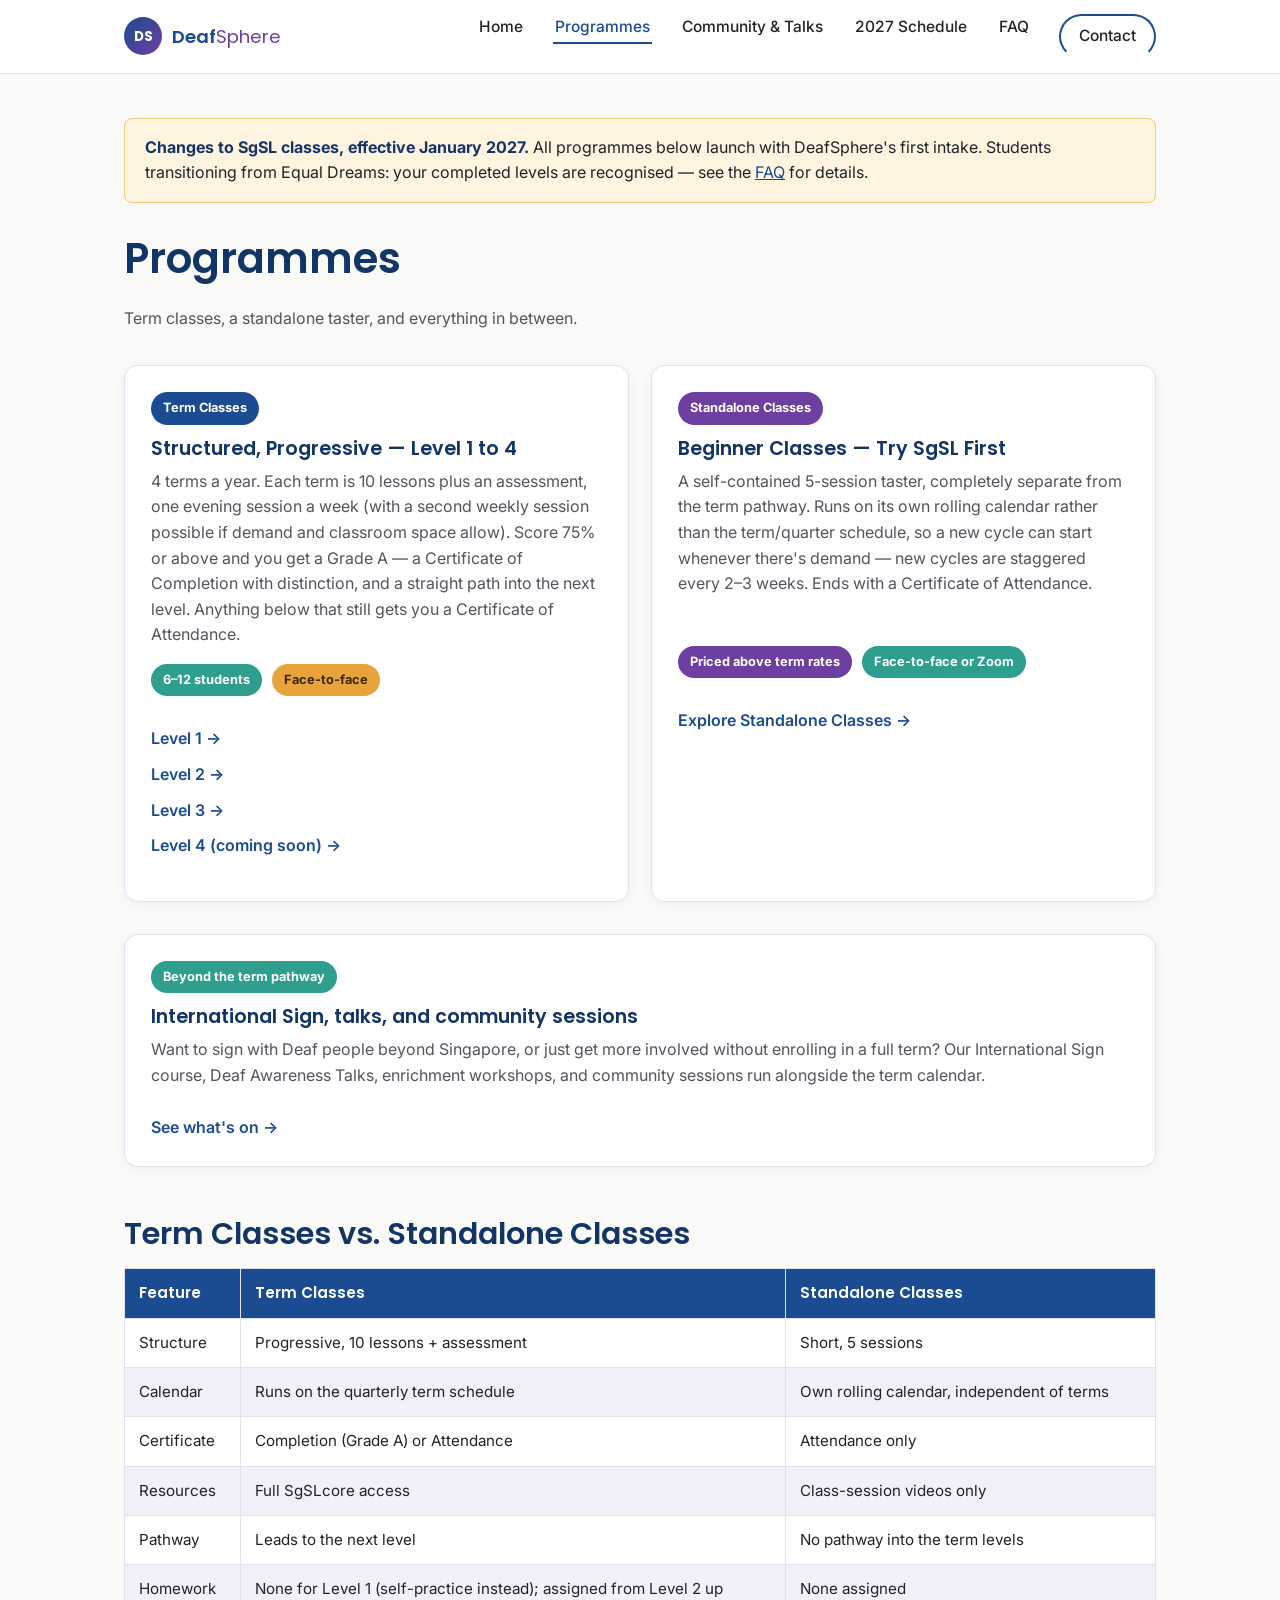
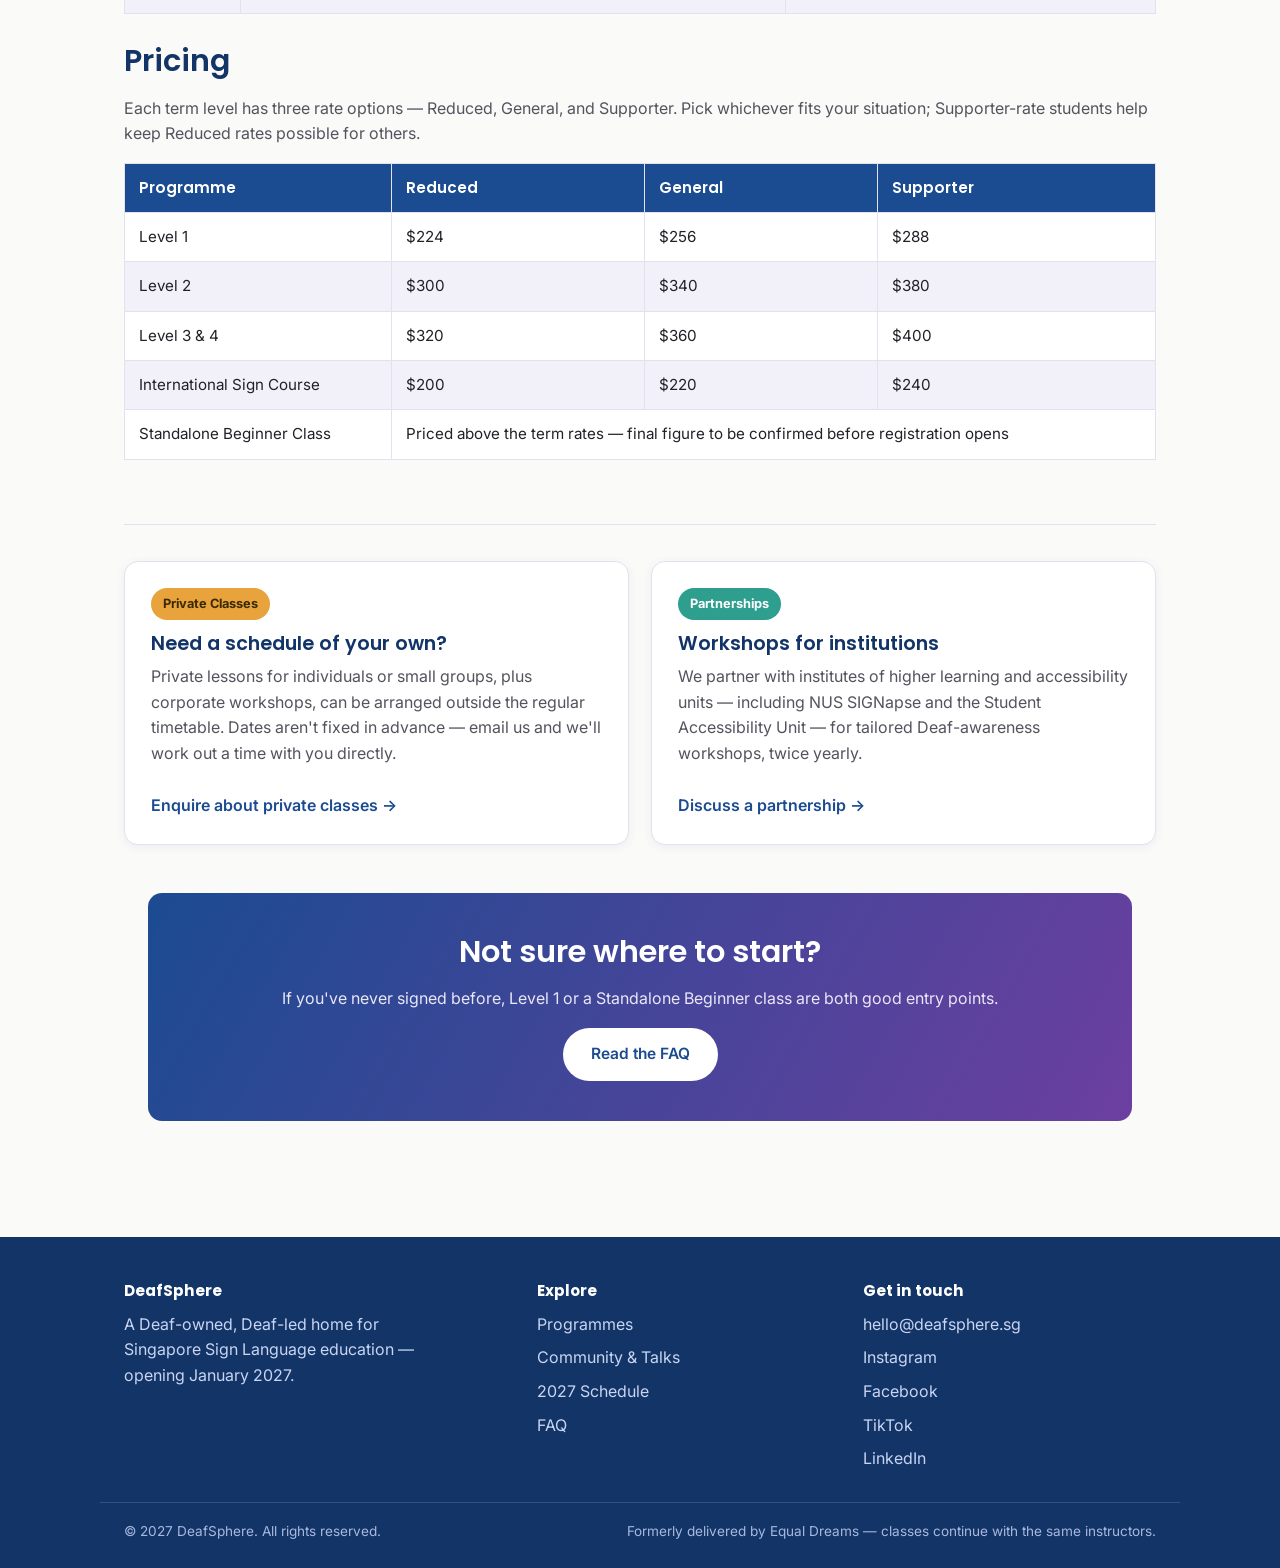
<file: programmes.html>
<!doctype html>
<html lang="en">
<head>
<meta charset="utf-8">
<meta name="viewport" content="width=device-width, initial-scale=1">
<title>Programmes — DeafSphere</title>
<meta name="description" content="Term classes, standalone classes, and community programmes at DeafSphere.">
<link rel="preconnect" href="https://fonts.googleapis.com">
<link href="https://fonts.googleapis.com/css2?family=Poppins:wght@500;600;700&family=Inter:wght@400;500;600&display=swap" rel="stylesheet">
<style>
/* =========================================================
   DeafSphere — shared stylesheet
   Palette + type inspired by Equal Dreams Academy's site:
   blue/purple brand colours, clean rounded sans-serif type,
   card-based layout, simple anchor-nav pattern.
   ========================================================= */

:root{
  --navy:        #1B4B91;   /* primary blue — header, links, primary buttons */
  --navy-dark:   #123467;
  --purple:      #6C3FA0;   /* secondary brand colour */
  --teal:        #2E9E8F;   /* accent — Level 2 / tags */
  --gold:        #E8A33D;   /* accent — Level 3 / tags */
  --cream:       #FAFAF8;   /* page background */
  --white:       #FFFFFF;
  --ink:         #232128;
  --ink-soft:    #56525E;
  --border:      #E4E1EE;
  --soft-bg:     #F2F0F9;
  --announce-bg: #FFF4E0;
  --announce-border: #F0C878;
  --radius: 14px;
  --radius-sm: 8px;
  --shadow: 0 2px 10px rgba(27,75,145,0.07);
  --shadow-hover: 0 8px 24px rgba(27,75,145,0.14);
  --max: 1080px;
}

*{ box-sizing:border-box; }
html{ scroll-behavior:smooth; }
body{
  margin:0;
  font-family:"Inter", -apple-system, Segoe UI, Arial, sans-serif;
  color:var(--ink);
  background:var(--cream);
  line-height:1.6;
  font-size:16px;
}
h1,h2,h3,h4{
  font-family:"Poppins","Inter",sans-serif;
  color:var(--navy-dark);
  line-height:1.25;
  margin:0 0 .5em;
}
h1{ font-size:clamp(1.9rem,4vw,2.6rem); font-weight:600; }
h2{ font-size:clamp(1.4rem,3vw,1.9rem); font-weight:600; }
h3{ font-size:1.2rem; font-weight:600; }
p{ margin:0 0 1em; }
a{ color:var(--navy); text-decoration:underline; text-decoration-thickness:1px; }
a:hover{ color:var(--purple); }
img{ max-width:100%; display:block; }
ul{ padding-left:1.2em; }
.container{ max-width:var(--max); margin:0 auto; padding:0 24px; }

/* Skip link for accessibility */
.skip-link{
  position:absolute; left:-999px; top:auto;
  background:var(--navy); color:#fff; padding:10px 16px; border-radius:0 0 8px 0; z-index:200;
}
.skip-link:focus{ left:0; top:0; }

/* ---------- Header ---------- */
.site-header{
  background:var(--white);
  border-bottom:1px solid var(--border);
  position:sticky; top:0; z-index:100;
}
.site-header .container{
  display:flex; align-items:center; justify-content:space-between;
  padding:14px 24px;
}
.logo{
  display:flex; align-items:center; gap:10px;
  font-family:"Poppins",sans-serif; font-weight:600; font-size:1.15rem;
  text-decoration:none; color:var(--navy-dark);
}
.logo:hover{ color:var(--navy-dark); }
.logo-badge{
  width:38px; height:38px; border-radius:50%;
  background:linear-gradient(135deg,var(--navy),var(--purple));
  color:#fff; display:flex; align-items:center; justify-content:center;
  font-size:.85rem; font-weight:700; flex:none;
}
.logo .brand-sgsl{ color:var(--navy); }
.logo .brand-space{ color:var(--purple); font-weight:400; }

.main-nav ul{ list-style:none; display:flex; gap:28px; margin:0; padding:0; }
.main-nav a{
  color:var(--ink); text-decoration:none; font-weight:500; font-size:.97rem;
  padding:6px 2px; border-bottom:2px solid transparent;
}
.main-nav a:hover, .main-nav a.active{ color:var(--navy); border-bottom-color:var(--navy); }
.nav-toggle{ display:none; }

@media (max-width:760px){
  .main-nav ul{ gap:16px; flex-wrap:wrap; justify-content:flex-end; }
  .site-header .container{ flex-wrap:wrap; row-gap:10px; }
}

/* ---------- Buttons ---------- */
.btn{
  display:inline-block; padding:12px 26px; border-radius:999px;
  font-weight:600; text-decoration:none; font-size:.97rem;
  transition:transform .15s ease, box-shadow .15s ease, background .15s ease;
  border:2px solid transparent;
}
.btn-primary{ background:var(--navy); color:#fff; }
.btn-primary:hover{ background:var(--navy-dark); color:#fff; transform:translateY(-1px); box-shadow:var(--shadow-hover); }
.btn-outline{ background:transparent; color:var(--navy); border-color:var(--navy); }
.btn-outline:hover{ background:var(--navy); color:#fff; }
.btn-purple{ background:var(--purple); color:#fff; }
.btn-purple:hover{ background:#582f86; color:#fff; }

/* ---------- Hero ---------- */
.hero{
  background:linear-gradient(180deg,#EEF3FC 0%, var(--cream) 100%);
  padding:64px 0 56px;
  border-bottom:1px solid var(--border);
}
.hero .container{ display:grid; grid-template-columns:1.1fr .9fr; gap:40px; align-items:center; }
.hero-eyebrow{
  display:inline-block; background:var(--soft-bg); color:var(--purple);
  font-weight:600; font-size:.8rem; letter-spacing:.04em; text-transform:uppercase;
  padding:6px 14px; border-radius:999px; margin-bottom:16px;
}
.hero p.lead{ font-size:1.1rem; color:var(--ink-soft); }
.hero-actions{ display:flex; gap:14px; flex-wrap:wrap; margin-top:22px; }
.hero-art{
  background:var(--white); border:1px solid var(--border); border-radius:var(--radius);
  padding:22px; box-shadow:var(--shadow);
}
.hero-art .pill-row{ display:flex; gap:10px; flex-wrap:wrap; margin-bottom:14px; }
.pill{
  font-size:.8rem; font-weight:700; padding:6px 12px; border-radius:999px; color:#fff;
}
.pill.p-navy{ background:var(--navy); }
.pill.p-teal{ background:var(--teal); }
.pill.p-gold{ background:var(--gold); color:#3a2a00; }
.pill.p-purple{ background:var(--purple); }

@media (max-width:820px){
  .hero .container{ grid-template-columns:1fr; }
}

/* ---------- Announcement banner ---------- */
.announcement{
  background:var(--announce-bg); border:1px solid var(--announce-border);
  border-radius:var(--radius-sm); padding:16px 20px; margin:0 0 30px;
}
.announcement strong{ color:var(--navy-dark); }

/* ---------- Sections ---------- */
.section{ padding:56px 0; }
.section.alt{ background:var(--white); border-top:1px solid var(--border); border-bottom:1px solid var(--border); }
.section-head{ max-width:680px; margin:0 auto 34px; text-align:center; }
.section-head p{ color:var(--ink-soft); }

/* ---------- Cards / grid ---------- */
.grid{ display:grid; gap:22px; }
.grid-3{ grid-template-columns:repeat(3,1fr); }
.grid-2{ grid-template-columns:repeat(2,1fr); }
@media (max-width:820px){ .grid-3,.grid-2{ grid-template-columns:1fr; } }

.card{
  background:var(--white); border:1px solid var(--border); border-radius:var(--radius);
  padding:26px; box-shadow:var(--shadow); transition:box-shadow .15s ease, transform .15s ease;
  display:flex; flex-direction:column;
}
.card:hover{ box-shadow:var(--shadow-hover); transform:translateY(-2px); }
.card .tag{ align-self:flex-start; margin-bottom:12px; }
.card h3{ margin-bottom:8px; }
.card p{ color:var(--ink-soft); flex:1; }
.card .card-link{ font-weight:600; text-decoration:none; margin-top:10px; display:inline-block; }

/* ---------- Table ---------- */
table{ width:100%; border-collapse:collapse; margin:0 0 28px; background:var(--white); }
caption{ text-align:left; font-weight:600; margin-bottom:8px; color:var(--navy-dark); }
th,td{ padding:12px 14px; border:1px solid var(--border); text-align:left; font-size:.95rem; }
th{ background:var(--navy); color:#fff; font-family:"Poppins",sans-serif; font-weight:600; }
tr:nth-child(even) td{ background:var(--soft-bg); }
.table-wrap{ overflow-x:auto; }

/* ---------- On-this-page nav ---------- */
.page-layout{ display:grid; grid-template-columns:220px 1fr; gap:44px; align-items:start; }
.onpage-nav{
  position:sticky; top:88px; background:var(--white); border:1px solid var(--border);
  border-radius:var(--radius); padding:18px;
}
.onpage-nav h4{ font-size:.85rem; text-transform:uppercase; letter-spacing:.04em; color:var(--purple); margin-bottom:10px; }
.onpage-nav ul{ list-style:none; padding:0; margin:0; display:flex; flex-direction:column; gap:8px; }
.onpage-nav a{ font-size:.9rem; text-decoration:none; color:var(--ink-soft); }
.onpage-nav a:hover{ color:var(--navy); }
@media (max-width:900px){
  .page-layout{ grid-template-columns:1fr; }
  .onpage-nav{ position:static; }
}

/* ---------- FAQ accordion ---------- */
.faq-group{ margin-bottom:36px; }
.faq-item{ border-bottom:1px solid var(--border); }
.faq-q{
  width:100%; text-align:left; background:none; border:none; cursor:pointer;
  font-family:"Poppins",sans-serif; font-weight:600; font-size:1.02rem; color:var(--navy-dark);
  padding:16px 0; display:flex; justify-content:space-between; align-items:center; gap:12px;
}
.faq-q .icon{ font-size:1.3rem; color:var(--purple); transition:transform .2s ease; flex:none; }
.faq-item.open .faq-q .icon{ transform:rotate(45deg); }
.faq-a{ max-height:0; overflow:hidden; transition:max-height .25s ease; color:var(--ink-soft); }
.faq-a-inner{ padding:0 0 18px; }
.faq-item.open .faq-a{ max-height:600px; }
.faq-tabs{ display:flex; gap:10px; flex-wrap:wrap; margin-bottom:28px; }
.faq-tab-btn{
  border:2px solid var(--navy); background:#fff; color:var(--navy); padding:8px 18px;
  border-radius:999px; font-weight:600; cursor:pointer; font-family:inherit; font-size:.9rem;
}
.faq-tab-btn.active{ background:var(--navy); color:#fff; }

/* Native <details> based accordion */
.faq-item{ border-bottom:1px solid var(--border); }
.faq-item summary{
  list-style:none; cursor:pointer; padding:16px 0; display:flex; justify-content:space-between;
  align-items:center; gap:12px; font-family:"Poppins",sans-serif; font-weight:600; font-size:1.02rem;
  color:var(--navy-dark);
}
.faq-item summary::-webkit-details-marker{ display:none; }
.faq-item summary::after{
  content:"+"; font-size:1.4rem; color:var(--purple); flex:none; line-height:1;
}
.faq-item[open] summary::after{ content:"–"; }
.faq-item .faq-a-inner{ padding:0 0 18px; color:var(--ink-soft); }
.faq-item:target{ outline:2px solid var(--gold); outline-offset:4px; border-radius:6px; }

/* ---------- Pricing tiers ---------- */
.pricing-note{ background:var(--soft-bg); border-radius:var(--radius); padding:20px 22px; margin-bottom:22px; }

/* ---------- Testimonials ---------- */
.testimonial{
  background:var(--white); border-left:4px solid var(--purple); border-radius:0 var(--radius) var(--radius) 0;
  padding:18px 22px; box-shadow:var(--shadow); margin-bottom:16px;
}
.testimonial p{ margin-bottom:8px; font-style:italic; color:var(--ink); }
.testimonial .who{ font-size:.85rem; color:var(--ink-soft); font-style:normal; }

/* ---------- CTA band ---------- */
.cta-band{
  background:linear-gradient(120deg,var(--navy),var(--purple));
  color:#fff; border-radius:var(--radius); padding:40px; text-align:center; margin:0 24px;
}
.cta-band h2{ color:#fff; }
.cta-band p{ color:#EAE7F7; }
.cta-band .btn-primary{ background:#fff; color:var(--navy); }
.cta-band .btn-primary:hover{ background:#EEE; }

/* ---------- Footer ---------- */
.site-footer{ background:var(--navy-dark); color:#D9E1F5; padding:44px 0 26px; margin-top:60px; }
.footer-grid{ display:grid; grid-template-columns:1.3fr 1fr 1fr; gap:32px; }
.site-footer h4{ color:#fff; font-size:.95rem; margin-bottom:12px; }
.site-footer a{ color:#C9D5F2; text-decoration:none; }
.site-footer a:hover{ color:#fff; text-decoration:underline; }
.site-footer ul{ list-style:none; padding:0; margin:0; display:flex; flex-direction:column; gap:8px; }
.footer-bottom{
  border-top:1px solid rgba(255,255,255,.15); margin-top:30px; padding-top:18px;
  display:flex; justify-content:space-between; flex-wrap:wrap; gap:10px; font-size:.85rem; color:#A9B8DE;
}
@media (max-width:760px){ .footer-grid{ grid-template-columns:1fr; } }

/* ---------- Misc ---------- */
.badge-list{ display:flex; gap:10px; flex-wrap:wrap; margin-bottom:20px; }
.stat-row{ display:flex; gap:28px; flex-wrap:wrap; margin:22px 0; }
.stat{ min-width:120px; }
.stat .num{ font-family:"Poppins",sans-serif; font-size:1.6rem; font-weight:700; color:var(--navy); }
.stat .label{ font-size:.85rem; color:var(--ink-soft); }
hr.div{ border:none; border-top:1px solid var(--border); margin:36px 0; }
.tbc{ color:var(--gold); font-weight:600; }

</style>
</head>
<body>
<a class="skip-link" href="#main">Skip to content</a>
<header class="site-header">
  <div class="container">
    <a class="logo" href="index.html">
      <!-- Placeholder monogram — swap for the real logo once confirmed -->
      <span class="logo-badge">DS</span>
      <span><span class="brand-sgsl">Deaf</span><span class="brand-space">Sphere</span></span>
    </a>
    <nav class="main-nav" aria-label="Main">
      <ul><li><a href="index.html">Home</a></li><li><a href="programmes.html" class="active" aria-current="page">Programmes</a></li><li><a href="community.html">Community & Talks</a></li><li><a href="schedule.html">2027 Schedule</a></li><li><a href="faq.html">FAQ</a></li><li><a href="mailto:hello@deafsphere.sg" class="btn btn-outline" style="padding:8px 18px;">Contact</a></li></ul>
    </nav>
  </div>
</header>
<main id="main">
<section class="section" style="padding-top:44px;">
  <div class="container">
    <div class="announcement">
      <strong>Changes to SgSL classes, effective January 2027.</strong> All programmes below launch with DeafSphere's first intake. Students transitioning from Equal Dreams: your completed levels are recognised — see the <a href="faq.html#transition">FAQ</a> for details.
    </div>

    <div class="section-head" style="text-align:left;max-width:none;">
      <h1>Programmes</h1>
      <p>Term classes, a standalone taster, and everything in between.</p>
    </div>

    <div class="grid grid-2" style="margin-bottom:32px;">
      <div class="card">
        <span class="tag pill p-navy">Term Classes</span>
        <h3>Structured, Progressive — Level 1 to 4</h3>
        <p>4 terms a year. Each term is 10 lessons plus an assessment, one evening session a week (with a second weekly session possible if demand and classroom space allow). Score 75% or above and you get a Grade A — a Certificate of Completion with distinction, and a straight path into the next level. Anything below that still gets you a Certificate of Attendance.</p>
        <div class="badge-list">
          <span class="pill p-teal">6–12 students</span>
          <span class="pill p-gold">Face-to-face</span>
        </div>
        <p style="margin-top:auto;">
          <a class="card-link" href="level-1.html">Level 1 →</a><br>
          <a class="card-link" href="level-2.html">Level 2 →</a><br>
          <a class="card-link" href="level-3.html">Level 3 →</a><br>
          <a class="card-link" href="level-4.html">Level 4 (coming soon) →</a>
        </p>
      </div>
      <div class="card">
        <span class="tag pill p-purple">Standalone Classes</span>
        <h3>Beginner Classes — Try SgSL First</h3>
        <p>A self-contained 5-session taster, completely separate from the term pathway. Runs on its own rolling calendar rather than the term/quarter schedule, so a new cycle can start whenever there's demand — new cycles are staggered every 2–3 weeks. Ends with a Certificate of Attendance.</p>
        <div class="badge-list">
          <span class="pill p-purple">Priced above term rates</span>
          <span class="pill p-teal">Face-to-face or Zoom</span>
        </div>
        <p style="margin-top:auto;"><a class="card-link" href="standalone.html">Explore Standalone Classes →</a></p>
      </div>
    </div>

    <div class="card" style="margin-bottom:48px;">
      <span class="tag pill p-teal">Beyond the term pathway</span>
      <h3>International Sign, talks, and community sessions</h3>
      <p>Want to sign with Deaf people beyond Singapore, or just get more involved without enrolling in a full term? Our International Sign course, Deaf Awareness Talks, enrichment workshops, and community sessions run alongside the term calendar.</p>
      <a class="card-link" href="community.html">See what's on →</a>
    </div>

    <h2>Term Classes vs. Standalone Classes</h2>
    <div class="table-wrap">
    <table>
      <thead><tr><th>Feature</th><th>Term Classes</th><th>Standalone Classes</th></tr></thead>
      <tbody>
        <tr><td>Structure</td><td>Progressive, 10 lessons + assessment</td><td>Short, 5 sessions</td></tr>
        <tr><td>Calendar</td><td>Runs on the quarterly term schedule</td><td>Own rolling calendar, independent of terms</td></tr>
        <tr><td>Certificate</td><td>Completion (Grade A) or Attendance</td><td>Attendance only</td></tr>
        <tr><td>Resources</td><td>Full SgSLcore access</td><td>Class-session videos only</td></tr>
        <tr><td>Pathway</td><td>Leads to the next level</td><td>No pathway into the term levels</td></tr>
        <tr><td>Homework</td><td>None for Level 1 (self-practice instead); assigned from Level 2 up</td><td>None assigned</td></tr>
      </tbody>
    </table>
    </div>

    <h2>Pricing</h2>
    <p style="color:var(--ink-soft);">Each term level has three rate options — Reduced, General, and Supporter. Pick whichever fits your situation; Supporter-rate students help keep Reduced rates possible for others.</p>
    <div class="table-wrap">
    <table>
      <thead><tr><th>Programme</th><th>Reduced</th><th>General</th><th>Supporter</th></tr></thead>
      <tbody>
        <tr><td>Level 1</td><td>$224</td><td>$256</td><td>$288</td></tr>
        <tr><td>Level 2</td><td>$300</td><td>$340</td><td>$380</td></tr>
        <tr><td>Level 3 &amp; 4</td><td>$320</td><td>$360</td><td>$400</td></tr>
        <tr><td>International Sign Course</td><td>$200</td><td>$220</td><td>$240</td></tr>
        <tr><td>Standalone Beginner Class</td><td colspan="3">Priced above the term rates — final figure to be confirmed before registration opens</td></tr>
      </tbody>
    </table>
    </div>

    <hr class="div">

    <div class="grid grid-2">
      <div class="card">
        <span class="tag pill p-gold">Private Classes</span>
        <h3>Need a schedule of your own?</h3>
        <p>Private lessons for individuals or small groups, plus corporate workshops, can be arranged outside the regular timetable. Dates aren't fixed in advance — email us and we'll work out a time with you directly.</p>
        <a class="card-link" href="mailto:hello@deafsphere.sg">Enquire about private classes →</a>
      </div>
      <div class="card">
        <span class="tag pill p-teal">Partnerships</span>
        <h3>Workshops for institutions</h3>
        <p>We partner with institutes of higher learning and accessibility units — including NUS SIGNapse and the Student Accessibility Unit — for tailored Deaf-awareness workshops, twice yearly.</p>
        <a class="card-link" href="mailto:hello@deafsphere.sg">Discuss a partnership →</a>
      </div>
    </div>

    <div class="cta-band" style="margin-top:48px;">
      <h2>Not sure where to start?</h2>
      <p>If you've never signed before, Level 1 or a Standalone Beginner class are both good entry points.</p>
      <a class="btn btn-primary" href="faq.html">Read the FAQ</a>
    </div>
  </div>
</section>
</main><footer class="site-footer">
  <div class="container footer-grid">
    <div>
      <h4>DeafSphere</h4>
      <p style="color:#C9D5F2;max-width:32ch;">A Deaf-owned, Deaf-led home for Singapore Sign Language education — opening January 2027.</p>
    </div>
    <div>
      <h4>Explore</h4>
      <ul>
        <li><a href="programmes.html">Programmes</a></li>
        <li><a href="community.html">Community &amp; Talks</a></li>
        <li><a href="schedule.html">2027 Schedule</a></li>
        <li><a href="faq.html">FAQ</a></li>
      </ul>
    </div>
    <div>
      <h4>Get in touch</h4>
      <ul>
        <li><a href="mailto:hello@deafsphere.sg">hello@deafsphere.sg</a></li>
        <li><a href="#">Instagram</a></li>
        <li><a href="#">Facebook</a></li>
        <li><a href="#">TikTok</a></li>
        <li><a href="#">LinkedIn</a></li>
      </ul>
    </div>
  </div>
  <div class="container footer-bottom">
    <span>© 2027 DeafSphere. All rights reserved.</span>
    <span>Formerly delivered by Equal Dreams — classes continue with the same instructors.</span>
  </div>
</footer>
<script>
// Opens the matching <details> FAQ item when arriving via a #hash link,
// and scrolls it into view. Progressive enhancement only — page works without JS.
(function () {
  function openTarget() {
    const hash = window.location.hash.replace("#", "");
    if (!hash) return;
    const el = document.getElementById(hash);
    if (el && el.tagName === "DETAILS") {
      el.open = true;
      el.scrollIntoView({ behavior: "smooth", block: "start" });
    }
  }
  window.addEventListener("hashchange", openTarget);
  document.addEventListener("DOMContentLoaded", openTarget);
})();

</script>
</body>
</html>
</file>
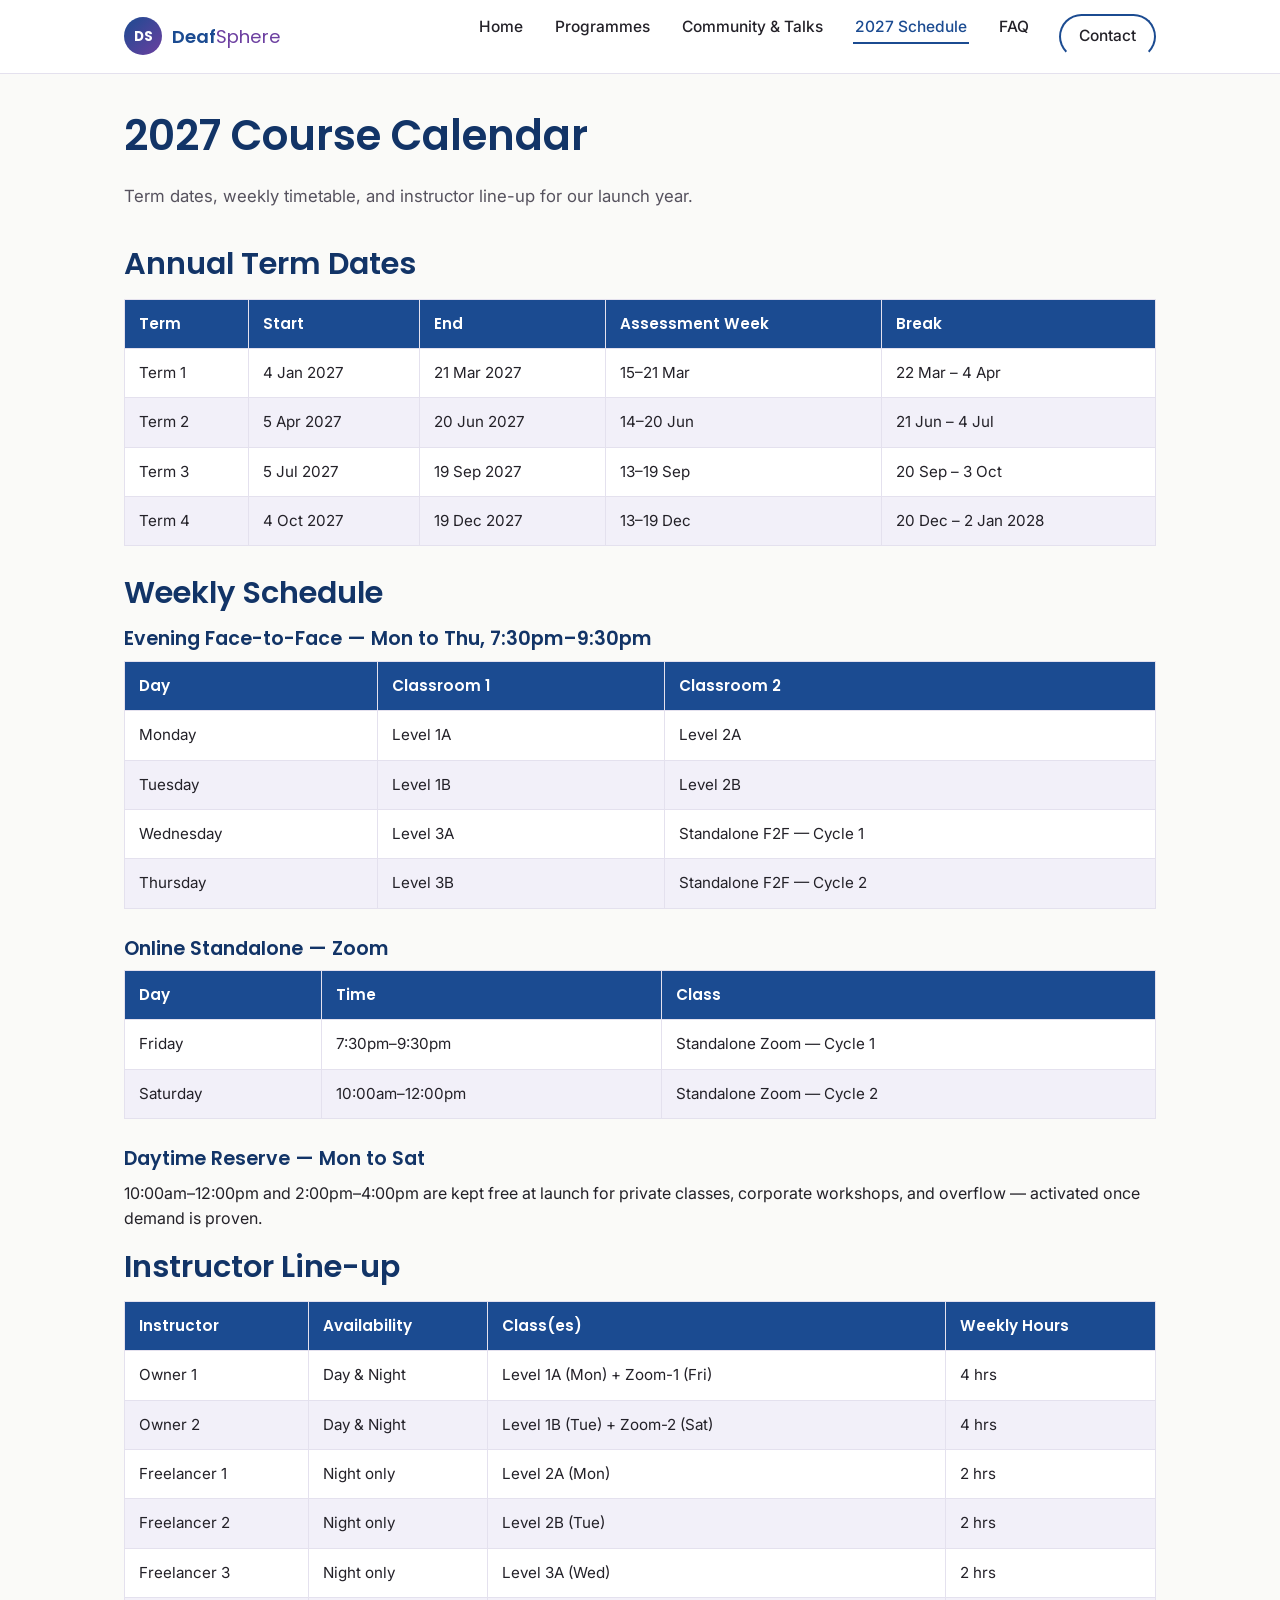
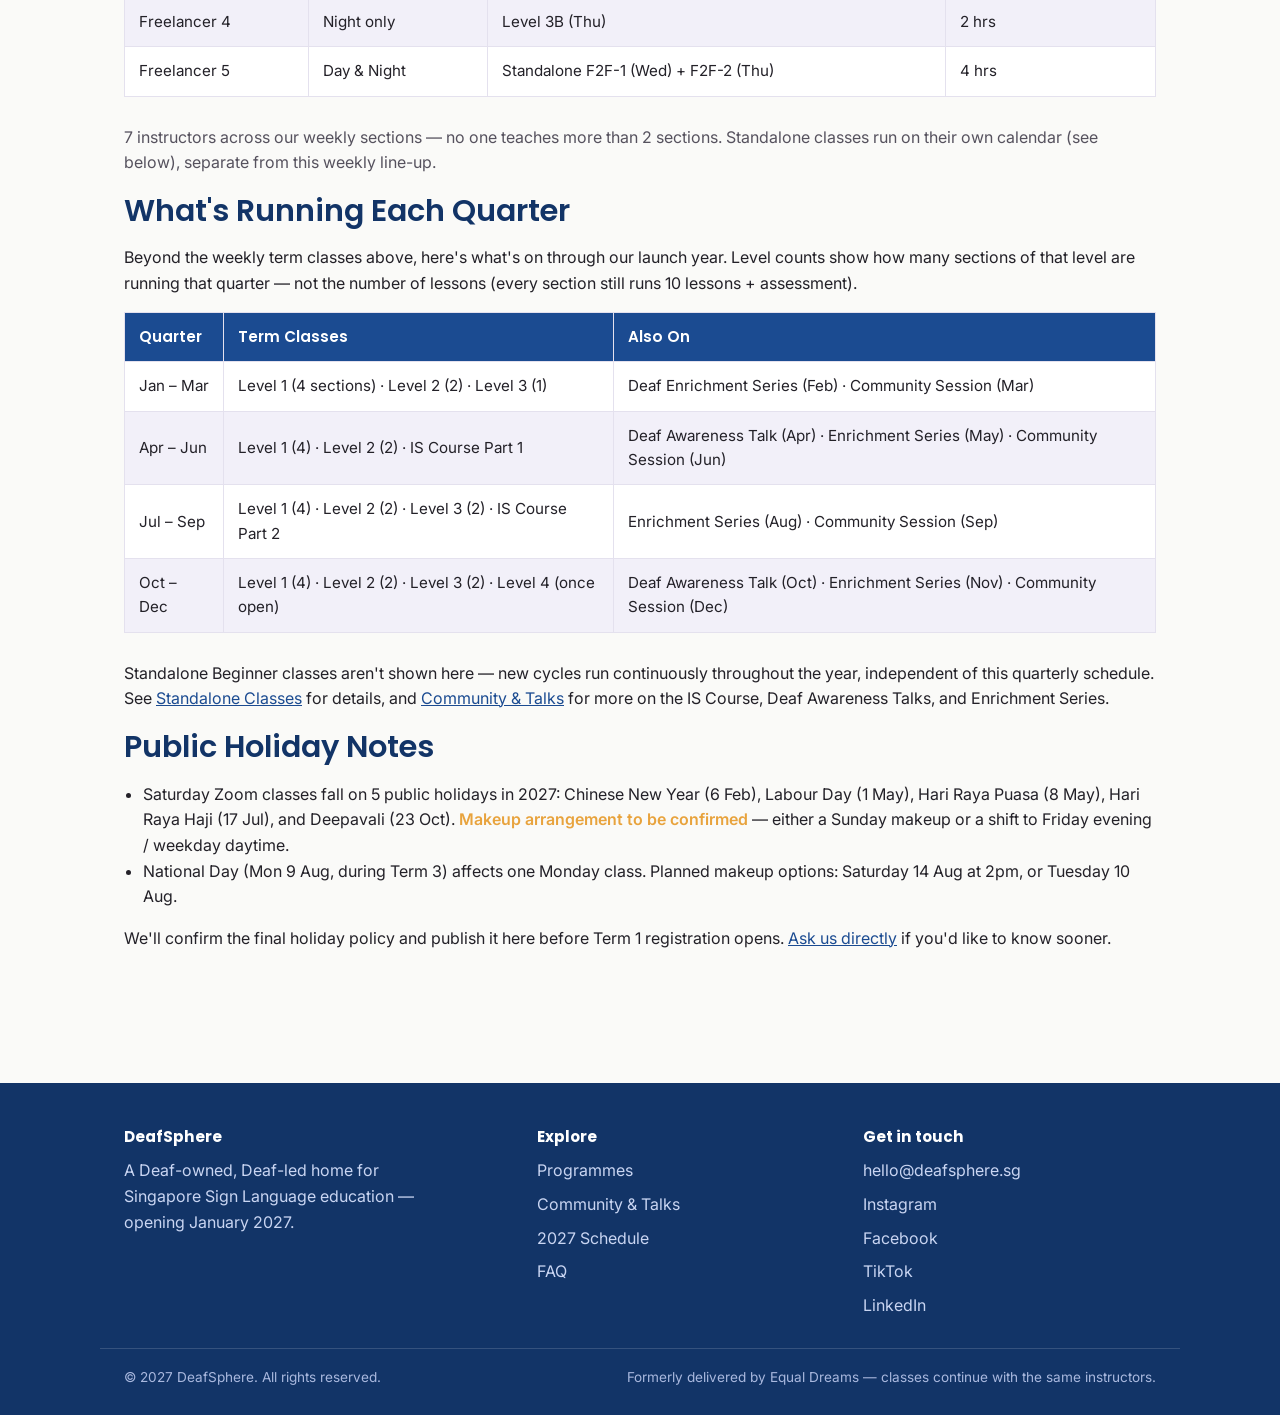
<file: schedule.html>
<!doctype html>
<html lang="en">
<head>
<meta charset="utf-8">
<meta name="viewport" content="width=device-width, initial-scale=1">
<title>2027 Schedule — DeafSphere</title>
<meta name="description" content="Term dates, weekly timetable, and instructor line-up for DeafSphere's 2027 launch year.">
<link rel="preconnect" href="https://fonts.googleapis.com">
<link href="https://fonts.googleapis.com/css2?family=Poppins:wght@500;600;700&family=Inter:wght@400;500;600&display=swap" rel="stylesheet">
<style>
/* =========================================================
   DeafSphere — shared stylesheet
   Palette + type inspired by Equal Dreams Academy's site:
   blue/purple brand colours, clean rounded sans-serif type,
   card-based layout, simple anchor-nav pattern.
   ========================================================= */

:root{
  --navy:        #1B4B91;   /* primary blue — header, links, primary buttons */
  --navy-dark:   #123467;
  --purple:      #6C3FA0;   /* secondary brand colour */
  --teal:        #2E9E8F;   /* accent — Level 2 / tags */
  --gold:        #E8A33D;   /* accent — Level 3 / tags */
  --cream:       #FAFAF8;   /* page background */
  --white:       #FFFFFF;
  --ink:         #232128;
  --ink-soft:    #56525E;
  --border:      #E4E1EE;
  --soft-bg:     #F2F0F9;
  --announce-bg: #FFF4E0;
  --announce-border: #F0C878;
  --radius: 14px;
  --radius-sm: 8px;
  --shadow: 0 2px 10px rgba(27,75,145,0.07);
  --shadow-hover: 0 8px 24px rgba(27,75,145,0.14);
  --max: 1080px;
}

*{ box-sizing:border-box; }
html{ scroll-behavior:smooth; }
body{
  margin:0;
  font-family:"Inter", -apple-system, Segoe UI, Arial, sans-serif;
  color:var(--ink);
  background:var(--cream);
  line-height:1.6;
  font-size:16px;
}
h1,h2,h3,h4{
  font-family:"Poppins","Inter",sans-serif;
  color:var(--navy-dark);
  line-height:1.25;
  margin:0 0 .5em;
}
h1{ font-size:clamp(1.9rem,4vw,2.6rem); font-weight:600; }
h2{ font-size:clamp(1.4rem,3vw,1.9rem); font-weight:600; }
h3{ font-size:1.2rem; font-weight:600; }
p{ margin:0 0 1em; }
a{ color:var(--navy); text-decoration:underline; text-decoration-thickness:1px; }
a:hover{ color:var(--purple); }
img{ max-width:100%; display:block; }
ul{ padding-left:1.2em; }
.container{ max-width:var(--max); margin:0 auto; padding:0 24px; }

/* Skip link for accessibility */
.skip-link{
  position:absolute; left:-999px; top:auto;
  background:var(--navy); color:#fff; padding:10px 16px; border-radius:0 0 8px 0; z-index:200;
}
.skip-link:focus{ left:0; top:0; }

/* ---------- Header ---------- */
.site-header{
  background:var(--white);
  border-bottom:1px solid var(--border);
  position:sticky; top:0; z-index:100;
}
.site-header .container{
  display:flex; align-items:center; justify-content:space-between;
  padding:14px 24px;
}
.logo{
  display:flex; align-items:center; gap:10px;
  font-family:"Poppins",sans-serif; font-weight:600; font-size:1.15rem;
  text-decoration:none; color:var(--navy-dark);
}
.logo:hover{ color:var(--navy-dark); }
.logo-badge{
  width:38px; height:38px; border-radius:50%;
  background:linear-gradient(135deg,var(--navy),var(--purple));
  color:#fff; display:flex; align-items:center; justify-content:center;
  font-size:.85rem; font-weight:700; flex:none;
}
.logo .brand-sgsl{ color:var(--navy); }
.logo .brand-space{ color:var(--purple); font-weight:400; }

.main-nav ul{ list-style:none; display:flex; gap:28px; margin:0; padding:0; }
.main-nav a{
  color:var(--ink); text-decoration:none; font-weight:500; font-size:.97rem;
  padding:6px 2px; border-bottom:2px solid transparent;
}
.main-nav a:hover, .main-nav a.active{ color:var(--navy); border-bottom-color:var(--navy); }
.nav-toggle{ display:none; }

@media (max-width:760px){
  .main-nav ul{ gap:16px; flex-wrap:wrap; justify-content:flex-end; }
  .site-header .container{ flex-wrap:wrap; row-gap:10px; }
}

/* ---------- Buttons ---------- */
.btn{
  display:inline-block; padding:12px 26px; border-radius:999px;
  font-weight:600; text-decoration:none; font-size:.97rem;
  transition:transform .15s ease, box-shadow .15s ease, background .15s ease;
  border:2px solid transparent;
}
.btn-primary{ background:var(--navy); color:#fff; }
.btn-primary:hover{ background:var(--navy-dark); color:#fff; transform:translateY(-1px); box-shadow:var(--shadow-hover); }
.btn-outline{ background:transparent; color:var(--navy); border-color:var(--navy); }
.btn-outline:hover{ background:var(--navy); color:#fff; }
.btn-purple{ background:var(--purple); color:#fff; }
.btn-purple:hover{ background:#582f86; color:#fff; }

/* ---------- Hero ---------- */
.hero{
  background:linear-gradient(180deg,#EEF3FC 0%, var(--cream) 100%);
  padding:64px 0 56px;
  border-bottom:1px solid var(--border);
}
.hero .container{ display:grid; grid-template-columns:1.1fr .9fr; gap:40px; align-items:center; }
.hero-eyebrow{
  display:inline-block; background:var(--soft-bg); color:var(--purple);
  font-weight:600; font-size:.8rem; letter-spacing:.04em; text-transform:uppercase;
  padding:6px 14px; border-radius:999px; margin-bottom:16px;
}
.hero p.lead{ font-size:1.1rem; color:var(--ink-soft); }
.hero-actions{ display:flex; gap:14px; flex-wrap:wrap; margin-top:22px; }
.hero-art{
  background:var(--white); border:1px solid var(--border); border-radius:var(--radius);
  padding:22px; box-shadow:var(--shadow);
}
.hero-art .pill-row{ display:flex; gap:10px; flex-wrap:wrap; margin-bottom:14px; }
.pill{
  font-size:.8rem; font-weight:700; padding:6px 12px; border-radius:999px; color:#fff;
}
.pill.p-navy{ background:var(--navy); }
.pill.p-teal{ background:var(--teal); }
.pill.p-gold{ background:var(--gold); color:#3a2a00; }
.pill.p-purple{ background:var(--purple); }

@media (max-width:820px){
  .hero .container{ grid-template-columns:1fr; }
}

/* ---------- Announcement banner ---------- */
.announcement{
  background:var(--announce-bg); border:1px solid var(--announce-border);
  border-radius:var(--radius-sm); padding:16px 20px; margin:0 0 30px;
}
.announcement strong{ color:var(--navy-dark); }

/* ---------- Sections ---------- */
.section{ padding:56px 0; }
.section.alt{ background:var(--white); border-top:1px solid var(--border); border-bottom:1px solid var(--border); }
.section-head{ max-width:680px; margin:0 auto 34px; text-align:center; }
.section-head p{ color:var(--ink-soft); }

/* ---------- Cards / grid ---------- */
.grid{ display:grid; gap:22px; }
.grid-3{ grid-template-columns:repeat(3,1fr); }
.grid-2{ grid-template-columns:repeat(2,1fr); }
@media (max-width:820px){ .grid-3,.grid-2{ grid-template-columns:1fr; } }

.card{
  background:var(--white); border:1px solid var(--border); border-radius:var(--radius);
  padding:26px; box-shadow:var(--shadow); transition:box-shadow .15s ease, transform .15s ease;
  display:flex; flex-direction:column;
}
.card:hover{ box-shadow:var(--shadow-hover); transform:translateY(-2px); }
.card .tag{ align-self:flex-start; margin-bottom:12px; }
.card h3{ margin-bottom:8px; }
.card p{ color:var(--ink-soft); flex:1; }
.card .card-link{ font-weight:600; text-decoration:none; margin-top:10px; display:inline-block; }

/* ---------- Table ---------- */
table{ width:100%; border-collapse:collapse; margin:0 0 28px; background:var(--white); }
caption{ text-align:left; font-weight:600; margin-bottom:8px; color:var(--navy-dark); }
th,td{ padding:12px 14px; border:1px solid var(--border); text-align:left; font-size:.95rem; }
th{ background:var(--navy); color:#fff; font-family:"Poppins",sans-serif; font-weight:600; }
tr:nth-child(even) td{ background:var(--soft-bg); }
.table-wrap{ overflow-x:auto; }

/* ---------- On-this-page nav ---------- */
.page-layout{ display:grid; grid-template-columns:220px 1fr; gap:44px; align-items:start; }
.onpage-nav{
  position:sticky; top:88px; background:var(--white); border:1px solid var(--border);
  border-radius:var(--radius); padding:18px;
}
.onpage-nav h4{ font-size:.85rem; text-transform:uppercase; letter-spacing:.04em; color:var(--purple); margin-bottom:10px; }
.onpage-nav ul{ list-style:none; padding:0; margin:0; display:flex; flex-direction:column; gap:8px; }
.onpage-nav a{ font-size:.9rem; text-decoration:none; color:var(--ink-soft); }
.onpage-nav a:hover{ color:var(--navy); }
@media (max-width:900px){
  .page-layout{ grid-template-columns:1fr; }
  .onpage-nav{ position:static; }
}

/* ---------- FAQ accordion ---------- */
.faq-group{ margin-bottom:36px; }
.faq-item{ border-bottom:1px solid var(--border); }
.faq-q{
  width:100%; text-align:left; background:none; border:none; cursor:pointer;
  font-family:"Poppins",sans-serif; font-weight:600; font-size:1.02rem; color:var(--navy-dark);
  padding:16px 0; display:flex; justify-content:space-between; align-items:center; gap:12px;
}
.faq-q .icon{ font-size:1.3rem; color:var(--purple); transition:transform .2s ease; flex:none; }
.faq-item.open .faq-q .icon{ transform:rotate(45deg); }
.faq-a{ max-height:0; overflow:hidden; transition:max-height .25s ease; color:var(--ink-soft); }
.faq-a-inner{ padding:0 0 18px; }
.faq-item.open .faq-a{ max-height:600px; }
.faq-tabs{ display:flex; gap:10px; flex-wrap:wrap; margin-bottom:28px; }
.faq-tab-btn{
  border:2px solid var(--navy); background:#fff; color:var(--navy); padding:8px 18px;
  border-radius:999px; font-weight:600; cursor:pointer; font-family:inherit; font-size:.9rem;
}
.faq-tab-btn.active{ background:var(--navy); color:#fff; }

/* Native <details> based accordion */
.faq-item{ border-bottom:1px solid var(--border); }
.faq-item summary{
  list-style:none; cursor:pointer; padding:16px 0; display:flex; justify-content:space-between;
  align-items:center; gap:12px; font-family:"Poppins",sans-serif; font-weight:600; font-size:1.02rem;
  color:var(--navy-dark);
}
.faq-item summary::-webkit-details-marker{ display:none; }
.faq-item summary::after{
  content:"+"; font-size:1.4rem; color:var(--purple); flex:none; line-height:1;
}
.faq-item[open] summary::after{ content:"–"; }
.faq-item .faq-a-inner{ padding:0 0 18px; color:var(--ink-soft); }
.faq-item:target{ outline:2px solid var(--gold); outline-offset:4px; border-radius:6px; }

/* ---------- Pricing tiers ---------- */
.pricing-note{ background:var(--soft-bg); border-radius:var(--radius); padding:20px 22px; margin-bottom:22px; }

/* ---------- Testimonials ---------- */
.testimonial{
  background:var(--white); border-left:4px solid var(--purple); border-radius:0 var(--radius) var(--radius) 0;
  padding:18px 22px; box-shadow:var(--shadow); margin-bottom:16px;
}
.testimonial p{ margin-bottom:8px; font-style:italic; color:var(--ink); }
.testimonial .who{ font-size:.85rem; color:var(--ink-soft); font-style:normal; }

/* ---------- CTA band ---------- */
.cta-band{
  background:linear-gradient(120deg,var(--navy),var(--purple));
  color:#fff; border-radius:var(--radius); padding:40px; text-align:center; margin:0 24px;
}
.cta-band h2{ color:#fff; }
.cta-band p{ color:#EAE7F7; }
.cta-band .btn-primary{ background:#fff; color:var(--navy); }
.cta-band .btn-primary:hover{ background:#EEE; }

/* ---------- Footer ---------- */
.site-footer{ background:var(--navy-dark); color:#D9E1F5; padding:44px 0 26px; margin-top:60px; }
.footer-grid{ display:grid; grid-template-columns:1.3fr 1fr 1fr; gap:32px; }
.site-footer h4{ color:#fff; font-size:.95rem; margin-bottom:12px; }
.site-footer a{ color:#C9D5F2; text-decoration:none; }
.site-footer a:hover{ color:#fff; text-decoration:underline; }
.site-footer ul{ list-style:none; padding:0; margin:0; display:flex; flex-direction:column; gap:8px; }
.footer-bottom{
  border-top:1px solid rgba(255,255,255,.15); margin-top:30px; padding-top:18px;
  display:flex; justify-content:space-between; flex-wrap:wrap; gap:10px; font-size:.85rem; color:#A9B8DE;
}
@media (max-width:760px){ .footer-grid{ grid-template-columns:1fr; } }

/* ---------- Misc ---------- */
.badge-list{ display:flex; gap:10px; flex-wrap:wrap; margin-bottom:20px; }
.stat-row{ display:flex; gap:28px; flex-wrap:wrap; margin:22px 0; }
.stat{ min-width:120px; }
.stat .num{ font-family:"Poppins",sans-serif; font-size:1.6rem; font-weight:700; color:var(--navy); }
.stat .label{ font-size:.85rem; color:var(--ink-soft); }
hr.div{ border:none; border-top:1px solid var(--border); margin:36px 0; }
.tbc{ color:var(--gold); font-weight:600; }

</style>
</head>
<body>
<a class="skip-link" href="#main">Skip to content</a>
<header class="site-header">
  <div class="container">
    <a class="logo" href="index.html">
      <!-- Placeholder monogram — swap for the real logo once confirmed -->
      <span class="logo-badge">DS</span>
      <span><span class="brand-sgsl">Deaf</span><span class="brand-space">Sphere</span></span>
    </a>
    <nav class="main-nav" aria-label="Main">
      <ul><li><a href="index.html">Home</a></li><li><a href="programmes.html">Programmes</a></li><li><a href="community.html">Community & Talks</a></li><li><a href="schedule.html" class="active" aria-current="page">2027 Schedule</a></li><li><a href="faq.html">FAQ</a></li><li><a href="mailto:hello@deafsphere.sg" class="btn btn-outline" style="padding:8px 18px;">Contact</a></li></ul>
    </nav>
  </div>
</header>
<main id="main">
<section class="section" style="padding-top:36px;">
  <div class="container">
    <h1>2027 Course Calendar</h1>
    <p class="lead" style="color:var(--ink-soft);font-size:1.05rem;">Term dates, weekly timetable, and instructor line-up for our launch year.</p>

    <h2 style="margin-top:36px;">Annual Term Dates</h2>
    <div class="table-wrap">
    <table>
      <thead><tr><th>Term</th><th>Start</th><th>End</th><th>Assessment Week</th><th>Break</th></tr></thead>
      <tbody>
        <tr><td>Term 1</td><td>4 Jan 2027</td><td>21 Mar 2027</td><td>15–21 Mar</td><td>22 Mar – 4 Apr</td></tr><tr><td>Term 2</td><td>5 Apr 2027</td><td>20 Jun 2027</td><td>14–20 Jun</td><td>21 Jun – 4 Jul</td></tr><tr><td>Term 3</td><td>5 Jul 2027</td><td>19 Sep 2027</td><td>13–19 Sep</td><td>20 Sep – 3 Oct</td></tr><tr><td>Term 4</td><td>4 Oct 2027</td><td>19 Dec 2027</td><td>13–19 Dec</td><td>20 Dec – 2 Jan 2028</td></tr>
      </tbody>
    </table>
    </div>

    <h2>Weekly Schedule</h2>
    <h3>Evening Face-to-Face — Mon to Thu, 7:30pm–9:30pm</h3>
    <div class="table-wrap">
    <table>
      <thead><tr><th>Day</th><th>Classroom 1</th><th>Classroom 2</th></tr></thead>
      <tbody>
        <tr><td>Monday</td><td>Level 1A</td><td>Level 2A</td></tr>
        <tr><td>Tuesday</td><td>Level 1B</td><td>Level 2B</td></tr>
        <tr><td>Wednesday</td><td>Level 3A</td><td>Standalone F2F — Cycle 1</td></tr>
        <tr><td>Thursday</td><td>Level 3B</td><td>Standalone F2F — Cycle 2</td></tr>
      </tbody>
    </table>
    </div>

    <h3>Online Standalone — Zoom</h3>
    <div class="table-wrap">
    <table>
      <thead><tr><th>Day</th><th>Time</th><th>Class</th></tr></thead>
      <tbody>
        <tr><td>Friday</td><td>7:30pm–9:30pm</td><td>Standalone Zoom — Cycle 1</td></tr>
        <tr><td>Saturday</td><td>10:00am–12:00pm</td><td>Standalone Zoom — Cycle 2</td></tr>
      </tbody>
    </table>
    </div>

    <h3>Daytime Reserve — Mon to Sat</h3>
    <p>10:00am–12:00pm and 2:00pm–4:00pm are kept free at launch for private classes, corporate workshops, and overflow — activated once demand is proven.</p>

    <h2>Instructor Line-up</h2>
    <div class="table-wrap">
    <table>
      <thead><tr><th>Instructor</th><th>Availability</th><th>Class(es)</th><th>Weekly Hours</th></tr></thead>
      <tbody>
        <tr><td>Owner 1</td><td>Day &amp; Night</td><td>Level 1A (Mon) + Zoom-1 (Fri)</td><td>4 hrs</td></tr>
        <tr><td>Owner 2</td><td>Day &amp; Night</td><td>Level 1B (Tue) + Zoom-2 (Sat)</td><td>4 hrs</td></tr>
        <tr><td>Freelancer 1</td><td>Night only</td><td>Level 2A (Mon)</td><td>2 hrs</td></tr>
        <tr><td>Freelancer 2</td><td>Night only</td><td>Level 2B (Tue)</td><td>2 hrs</td></tr>
        <tr><td>Freelancer 3</td><td>Night only</td><td>Level 3A (Wed)</td><td>2 hrs</td></tr>
        <tr><td>Freelancer 4</td><td>Night only</td><td>Level 3B (Thu)</td><td>2 hrs</td></tr>
        <tr><td>Freelancer 5</td><td>Day &amp; Night</td><td>Standalone F2F-1 (Wed) + F2F-2 (Thu)</td><td>4 hrs</td></tr>
      </tbody>
    </table>
    </div>
    <p style="color:var(--ink-soft);">7 instructors across our weekly sections — no one teaches more than 2 sections. Standalone classes run on their own calendar (see below), separate from this weekly line-up.</p>

    <h2>What's Running Each Quarter</h2>
    <p>Beyond the weekly term classes above, here's what's on through our launch year. Level counts show how many sections of that level are running that quarter — not the number of lessons (every section still runs 10 lessons + assessment).</p>
    <div class="table-wrap">
    <table>
      <thead><tr><th>Quarter</th><th>Term Classes</th><th>Also On</th></tr></thead>
      <tbody>
        <tr><td>Jan – Mar</td><td>Level 1 (4 sections) · Level 2 (2) · Level 3 (1)</td><td>Deaf Enrichment Series (Feb) · Community Session (Mar)</td></tr><tr><td>Apr – Jun</td><td>Level 1 (4) · Level 2 (2) · IS Course Part 1</td><td>Deaf Awareness Talk (Apr) · Enrichment Series (May) · Community Session (Jun)</td></tr><tr><td>Jul – Sep</td><td>Level 1 (4) · Level 2 (2) · Level 3 (2) · IS Course Part 2</td><td>Enrichment Series (Aug) · Community Session (Sep)</td></tr><tr><td>Oct – Dec</td><td>Level 1 (4) · Level 2 (2) · Level 3 (2) · Level 4 (once open)</td><td>Deaf Awareness Talk (Oct) · Enrichment Series (Nov) · Community Session (Dec)</td></tr>
      </tbody>
    </table>
    </div>
    <p>Standalone Beginner classes aren't shown here — new cycles run continuously throughout the year, independent of this quarterly schedule. See <a href="standalone.html">Standalone Classes</a> for details, and <a href="community.html">Community &amp; Talks</a> for more on the IS Course, Deaf Awareness Talks, and Enrichment Series.</p>

    <h2>Public Holiday Notes</h2>
    <ul>
      <li>Saturday Zoom classes fall on 5 public holidays in 2027: Chinese New Year (6 Feb), Labour Day (1 May), Hari Raya Puasa (8 May), Hari Raya Haji (17 Jul), and Deepavali (23 Oct). <span class="tbc">Makeup arrangement to be confirmed</span> — either a Sunday makeup or a shift to Friday evening / weekday daytime.</li>
      <li>National Day (Mon 9 Aug, during Term 3) affects one Monday class. Planned makeup options: Saturday 14 Aug at 2pm, or Tuesday 10 Aug.</li>
    </ul>
    <p>We'll confirm the final holiday policy and publish it here before Term 1 registration opens. <a href="mailto:hello@deafsphere.sg">Ask us directly</a> if you'd like to know sooner.</p>

  </div>
</section>
</main><footer class="site-footer">
  <div class="container footer-grid">
    <div>
      <h4>DeafSphere</h4>
      <p style="color:#C9D5F2;max-width:32ch;">A Deaf-owned, Deaf-led home for Singapore Sign Language education — opening January 2027.</p>
    </div>
    <div>
      <h4>Explore</h4>
      <ul>
        <li><a href="programmes.html">Programmes</a></li>
        <li><a href="community.html">Community &amp; Talks</a></li>
        <li><a href="schedule.html">2027 Schedule</a></li>
        <li><a href="faq.html">FAQ</a></li>
      </ul>
    </div>
    <div>
      <h4>Get in touch</h4>
      <ul>
        <li><a href="mailto:hello@deafsphere.sg">hello@deafsphere.sg</a></li>
        <li><a href="#">Instagram</a></li>
        <li><a href="#">Facebook</a></li>
        <li><a href="#">TikTok</a></li>
        <li><a href="#">LinkedIn</a></li>
      </ul>
    </div>
  </div>
  <div class="container footer-bottom">
    <span>© 2027 DeafSphere. All rights reserved.</span>
    <span>Formerly delivered by Equal Dreams — classes continue with the same instructors.</span>
  </div>
</footer>
<script>
// Opens the matching <details> FAQ item when arriving via a #hash link,
// and scrolls it into view. Progressive enhancement only — page works without JS.
(function () {
  function openTarget() {
    const hash = window.location.hash.replace("#", "");
    if (!hash) return;
    const el = document.getElementById(hash);
    if (el && el.tagName === "DETAILS") {
      el.open = true;
      el.scrollIntoView({ behavior: "smooth", block: "start" });
    }
  }
  window.addEventListener("hashchange", openTarget);
  document.addEventListener("DOMContentLoaded", openTarget);
})();

</script>
</body>
</html>
</file>
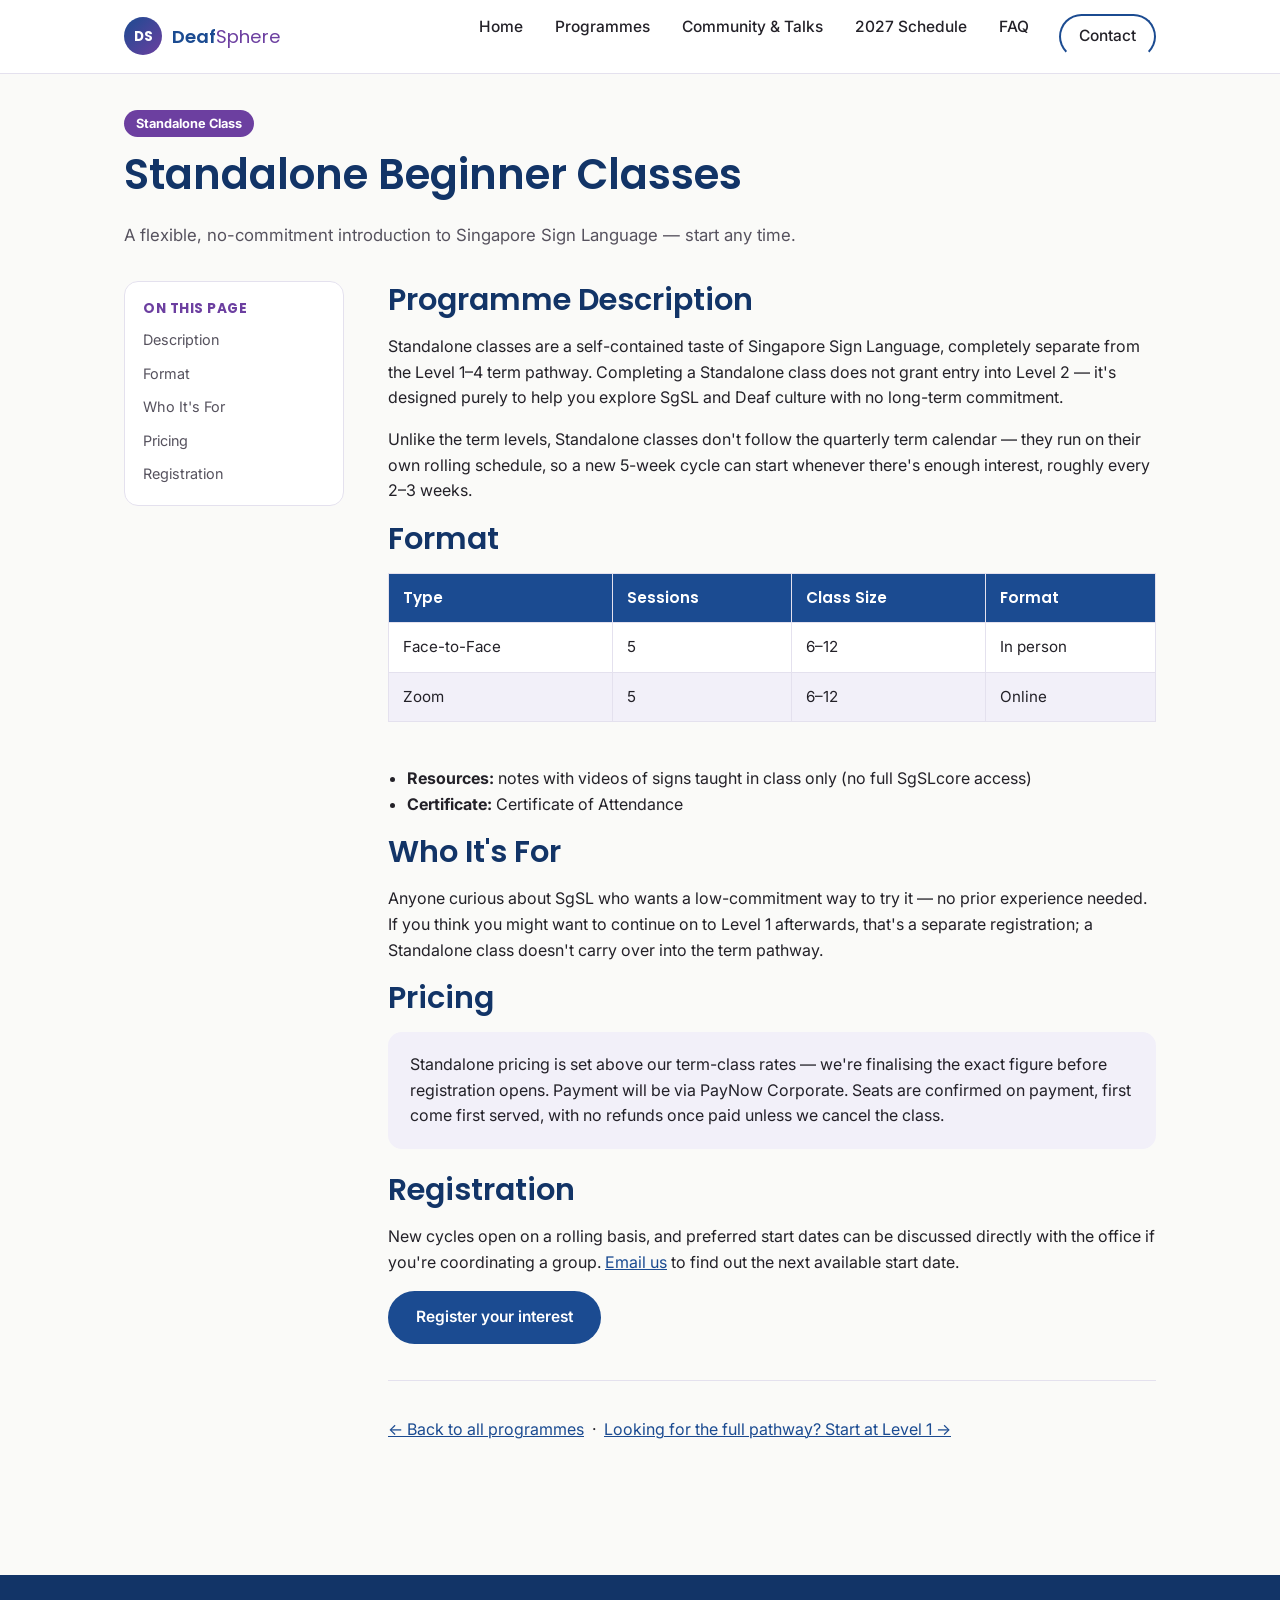
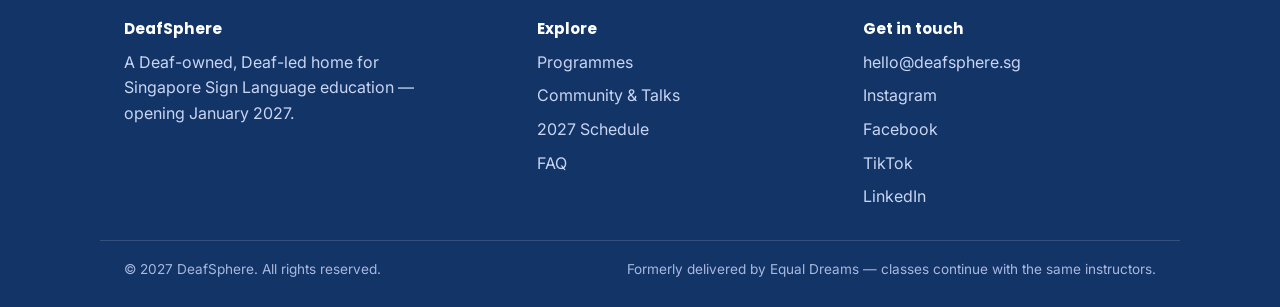
<file: standalone.html>
<!doctype html>
<html lang="en">
<head>
<meta charset="utf-8">
<meta name="viewport" content="width=device-width, initial-scale=1">
<title>Standalone Beginner Classes — DeafSphere</title>
<meta name="description" content="A flexible, no-commitment Singapore Sign Language taster class at DeafSphere.">
<link rel="preconnect" href="https://fonts.googleapis.com">
<link href="https://fonts.googleapis.com/css2?family=Poppins:wght@500;600;700&family=Inter:wght@400;500;600&display=swap" rel="stylesheet">
<style>
/* =========================================================
   DeafSphere — shared stylesheet
   Palette + type inspired by Equal Dreams Academy's site:
   blue/purple brand colours, clean rounded sans-serif type,
   card-based layout, simple anchor-nav pattern.
   ========================================================= */

:root{
  --navy:        #1B4B91;   /* primary blue — header, links, primary buttons */
  --navy-dark:   #123467;
  --purple:      #6C3FA0;   /* secondary brand colour */
  --teal:        #2E9E8F;   /* accent — Level 2 / tags */
  --gold:        #E8A33D;   /* accent — Level 3 / tags */
  --cream:       #FAFAF8;   /* page background */
  --white:       #FFFFFF;
  --ink:         #232128;
  --ink-soft:    #56525E;
  --border:      #E4E1EE;
  --soft-bg:     #F2F0F9;
  --announce-bg: #FFF4E0;
  --announce-border: #F0C878;
  --radius: 14px;
  --radius-sm: 8px;
  --shadow: 0 2px 10px rgba(27,75,145,0.07);
  --shadow-hover: 0 8px 24px rgba(27,75,145,0.14);
  --max: 1080px;
}

*{ box-sizing:border-box; }
html{ scroll-behavior:smooth; }
body{
  margin:0;
  font-family:"Inter", -apple-system, Segoe UI, Arial, sans-serif;
  color:var(--ink);
  background:var(--cream);
  line-height:1.6;
  font-size:16px;
}
h1,h2,h3,h4{
  font-family:"Poppins","Inter",sans-serif;
  color:var(--navy-dark);
  line-height:1.25;
  margin:0 0 .5em;
}
h1{ font-size:clamp(1.9rem,4vw,2.6rem); font-weight:600; }
h2{ font-size:clamp(1.4rem,3vw,1.9rem); font-weight:600; }
h3{ font-size:1.2rem; font-weight:600; }
p{ margin:0 0 1em; }
a{ color:var(--navy); text-decoration:underline; text-decoration-thickness:1px; }
a:hover{ color:var(--purple); }
img{ max-width:100%; display:block; }
ul{ padding-left:1.2em; }
.container{ max-width:var(--max); margin:0 auto; padding:0 24px; }

/* Skip link for accessibility */
.skip-link{
  position:absolute; left:-999px; top:auto;
  background:var(--navy); color:#fff; padding:10px 16px; border-radius:0 0 8px 0; z-index:200;
}
.skip-link:focus{ left:0; top:0; }

/* ---------- Header ---------- */
.site-header{
  background:var(--white);
  border-bottom:1px solid var(--border);
  position:sticky; top:0; z-index:100;
}
.site-header .container{
  display:flex; align-items:center; justify-content:space-between;
  padding:14px 24px;
}
.logo{
  display:flex; align-items:center; gap:10px;
  font-family:"Poppins",sans-serif; font-weight:600; font-size:1.15rem;
  text-decoration:none; color:var(--navy-dark);
}
.logo:hover{ color:var(--navy-dark); }
.logo-badge{
  width:38px; height:38px; border-radius:50%;
  background:linear-gradient(135deg,var(--navy),var(--purple));
  color:#fff; display:flex; align-items:center; justify-content:center;
  font-size:.85rem; font-weight:700; flex:none;
}
.logo .brand-sgsl{ color:var(--navy); }
.logo .brand-space{ color:var(--purple); font-weight:400; }

.main-nav ul{ list-style:none; display:flex; gap:28px; margin:0; padding:0; }
.main-nav a{
  color:var(--ink); text-decoration:none; font-weight:500; font-size:.97rem;
  padding:6px 2px; border-bottom:2px solid transparent;
}
.main-nav a:hover, .main-nav a.active{ color:var(--navy); border-bottom-color:var(--navy); }
.nav-toggle{ display:none; }

@media (max-width:760px){
  .main-nav ul{ gap:16px; flex-wrap:wrap; justify-content:flex-end; }
  .site-header .container{ flex-wrap:wrap; row-gap:10px; }
}

/* ---------- Buttons ---------- */
.btn{
  display:inline-block; padding:12px 26px; border-radius:999px;
  font-weight:600; text-decoration:none; font-size:.97rem;
  transition:transform .15s ease, box-shadow .15s ease, background .15s ease;
  border:2px solid transparent;
}
.btn-primary{ background:var(--navy); color:#fff; }
.btn-primary:hover{ background:var(--navy-dark); color:#fff; transform:translateY(-1px); box-shadow:var(--shadow-hover); }
.btn-outline{ background:transparent; color:var(--navy); border-color:var(--navy); }
.btn-outline:hover{ background:var(--navy); color:#fff; }
.btn-purple{ background:var(--purple); color:#fff; }
.btn-purple:hover{ background:#582f86; color:#fff; }

/* ---------- Hero ---------- */
.hero{
  background:linear-gradient(180deg,#EEF3FC 0%, var(--cream) 100%);
  padding:64px 0 56px;
  border-bottom:1px solid var(--border);
}
.hero .container{ display:grid; grid-template-columns:1.1fr .9fr; gap:40px; align-items:center; }
.hero-eyebrow{
  display:inline-block; background:var(--soft-bg); color:var(--purple);
  font-weight:600; font-size:.8rem; letter-spacing:.04em; text-transform:uppercase;
  padding:6px 14px; border-radius:999px; margin-bottom:16px;
}
.hero p.lead{ font-size:1.1rem; color:var(--ink-soft); }
.hero-actions{ display:flex; gap:14px; flex-wrap:wrap; margin-top:22px; }
.hero-art{
  background:var(--white); border:1px solid var(--border); border-radius:var(--radius);
  padding:22px; box-shadow:var(--shadow);
}
.hero-art .pill-row{ display:flex; gap:10px; flex-wrap:wrap; margin-bottom:14px; }
.pill{
  font-size:.8rem; font-weight:700; padding:6px 12px; border-radius:999px; color:#fff;
}
.pill.p-navy{ background:var(--navy); }
.pill.p-teal{ background:var(--teal); }
.pill.p-gold{ background:var(--gold); color:#3a2a00; }
.pill.p-purple{ background:var(--purple); }

@media (max-width:820px){
  .hero .container{ grid-template-columns:1fr; }
}

/* ---------- Announcement banner ---------- */
.announcement{
  background:var(--announce-bg); border:1px solid var(--announce-border);
  border-radius:var(--radius-sm); padding:16px 20px; margin:0 0 30px;
}
.announcement strong{ color:var(--navy-dark); }

/* ---------- Sections ---------- */
.section{ padding:56px 0; }
.section.alt{ background:var(--white); border-top:1px solid var(--border); border-bottom:1px solid var(--border); }
.section-head{ max-width:680px; margin:0 auto 34px; text-align:center; }
.section-head p{ color:var(--ink-soft); }

/* ---------- Cards / grid ---------- */
.grid{ display:grid; gap:22px; }
.grid-3{ grid-template-columns:repeat(3,1fr); }
.grid-2{ grid-template-columns:repeat(2,1fr); }
@media (max-width:820px){ .grid-3,.grid-2{ grid-template-columns:1fr; } }

.card{
  background:var(--white); border:1px solid var(--border); border-radius:var(--radius);
  padding:26px; box-shadow:var(--shadow); transition:box-shadow .15s ease, transform .15s ease;
  display:flex; flex-direction:column;
}
.card:hover{ box-shadow:var(--shadow-hover); transform:translateY(-2px); }
.card .tag{ align-self:flex-start; margin-bottom:12px; }
.card h3{ margin-bottom:8px; }
.card p{ color:var(--ink-soft); flex:1; }
.card .card-link{ font-weight:600; text-decoration:none; margin-top:10px; display:inline-block; }

/* ---------- Table ---------- */
table{ width:100%; border-collapse:collapse; margin:0 0 28px; background:var(--white); }
caption{ text-align:left; font-weight:600; margin-bottom:8px; color:var(--navy-dark); }
th,td{ padding:12px 14px; border:1px solid var(--border); text-align:left; font-size:.95rem; }
th{ background:var(--navy); color:#fff; font-family:"Poppins",sans-serif; font-weight:600; }
tr:nth-child(even) td{ background:var(--soft-bg); }
.table-wrap{ overflow-x:auto; }

/* ---------- On-this-page nav ---------- */
.page-layout{ display:grid; grid-template-columns:220px 1fr; gap:44px; align-items:start; }
.onpage-nav{
  position:sticky; top:88px; background:var(--white); border:1px solid var(--border);
  border-radius:var(--radius); padding:18px;
}
.onpage-nav h4{ font-size:.85rem; text-transform:uppercase; letter-spacing:.04em; color:var(--purple); margin-bottom:10px; }
.onpage-nav ul{ list-style:none; padding:0; margin:0; display:flex; flex-direction:column; gap:8px; }
.onpage-nav a{ font-size:.9rem; text-decoration:none; color:var(--ink-soft); }
.onpage-nav a:hover{ color:var(--navy); }
@media (max-width:900px){
  .page-layout{ grid-template-columns:1fr; }
  .onpage-nav{ position:static; }
}

/* ---------- FAQ accordion ---------- */
.faq-group{ margin-bottom:36px; }
.faq-item{ border-bottom:1px solid var(--border); }
.faq-q{
  width:100%; text-align:left; background:none; border:none; cursor:pointer;
  font-family:"Poppins",sans-serif; font-weight:600; font-size:1.02rem; color:var(--navy-dark);
  padding:16px 0; display:flex; justify-content:space-between; align-items:center; gap:12px;
}
.faq-q .icon{ font-size:1.3rem; color:var(--purple); transition:transform .2s ease; flex:none; }
.faq-item.open .faq-q .icon{ transform:rotate(45deg); }
.faq-a{ max-height:0; overflow:hidden; transition:max-height .25s ease; color:var(--ink-soft); }
.faq-a-inner{ padding:0 0 18px; }
.faq-item.open .faq-a{ max-height:600px; }
.faq-tabs{ display:flex; gap:10px; flex-wrap:wrap; margin-bottom:28px; }
.faq-tab-btn{
  border:2px solid var(--navy); background:#fff; color:var(--navy); padding:8px 18px;
  border-radius:999px; font-weight:600; cursor:pointer; font-family:inherit; font-size:.9rem;
}
.faq-tab-btn.active{ background:var(--navy); color:#fff; }

/* Native <details> based accordion */
.faq-item{ border-bottom:1px solid var(--border); }
.faq-item summary{
  list-style:none; cursor:pointer; padding:16px 0; display:flex; justify-content:space-between;
  align-items:center; gap:12px; font-family:"Poppins",sans-serif; font-weight:600; font-size:1.02rem;
  color:var(--navy-dark);
}
.faq-item summary::-webkit-details-marker{ display:none; }
.faq-item summary::after{
  content:"+"; font-size:1.4rem; color:var(--purple); flex:none; line-height:1;
}
.faq-item[open] summary::after{ content:"–"; }
.faq-item .faq-a-inner{ padding:0 0 18px; color:var(--ink-soft); }
.faq-item:target{ outline:2px solid var(--gold); outline-offset:4px; border-radius:6px; }

/* ---------- Pricing tiers ---------- */
.pricing-note{ background:var(--soft-bg); border-radius:var(--radius); padding:20px 22px; margin-bottom:22px; }

/* ---------- Testimonials ---------- */
.testimonial{
  background:var(--white); border-left:4px solid var(--purple); border-radius:0 var(--radius) var(--radius) 0;
  padding:18px 22px; box-shadow:var(--shadow); margin-bottom:16px;
}
.testimonial p{ margin-bottom:8px; font-style:italic; color:var(--ink); }
.testimonial .who{ font-size:.85rem; color:var(--ink-soft); font-style:normal; }

/* ---------- CTA band ---------- */
.cta-band{
  background:linear-gradient(120deg,var(--navy),var(--purple));
  color:#fff; border-radius:var(--radius); padding:40px; text-align:center; margin:0 24px;
}
.cta-band h2{ color:#fff; }
.cta-band p{ color:#EAE7F7; }
.cta-band .btn-primary{ background:#fff; color:var(--navy); }
.cta-band .btn-primary:hover{ background:#EEE; }

/* ---------- Footer ---------- */
.site-footer{ background:var(--navy-dark); color:#D9E1F5; padding:44px 0 26px; margin-top:60px; }
.footer-grid{ display:grid; grid-template-columns:1.3fr 1fr 1fr; gap:32px; }
.site-footer h4{ color:#fff; font-size:.95rem; margin-bottom:12px; }
.site-footer a{ color:#C9D5F2; text-decoration:none; }
.site-footer a:hover{ color:#fff; text-decoration:underline; }
.site-footer ul{ list-style:none; padding:0; margin:0; display:flex; flex-direction:column; gap:8px; }
.footer-bottom{
  border-top:1px solid rgba(255,255,255,.15); margin-top:30px; padding-top:18px;
  display:flex; justify-content:space-between; flex-wrap:wrap; gap:10px; font-size:.85rem; color:#A9B8DE;
}
@media (max-width:760px){ .footer-grid{ grid-template-columns:1fr; } }

/* ---------- Misc ---------- */
.badge-list{ display:flex; gap:10px; flex-wrap:wrap; margin-bottom:20px; }
.stat-row{ display:flex; gap:28px; flex-wrap:wrap; margin:22px 0; }
.stat{ min-width:120px; }
.stat .num{ font-family:"Poppins",sans-serif; font-size:1.6rem; font-weight:700; color:var(--navy); }
.stat .label{ font-size:.85rem; color:var(--ink-soft); }
hr.div{ border:none; border-top:1px solid var(--border); margin:36px 0; }
.tbc{ color:var(--gold); font-weight:600; }

</style>
</head>
<body>
<a class="skip-link" href="#main">Skip to content</a>
<header class="site-header">
  <div class="container">
    <a class="logo" href="index.html">
      <!-- Placeholder monogram — swap for the real logo once confirmed -->
      <span class="logo-badge">DS</span>
      <span><span class="brand-sgsl">Deaf</span><span class="brand-space">Sphere</span></span>
    </a>
    <nav class="main-nav" aria-label="Main">
      <ul><li><a href="index.html">Home</a></li><li><a href="programmes.html">Programmes</a></li><li><a href="community.html">Community & Talks</a></li><li><a href="schedule.html">2027 Schedule</a></li><li><a href="faq.html">FAQ</a></li><li><a href="mailto:hello@deafsphere.sg" class="btn btn-outline" style="padding:8px 18px;">Contact</a></li></ul>
    </nav>
  </div>
</header>
<main id="main">
<section class="section" style="padding-top:36px;">
  <div class="container">
    <span class="pill p-purple">Standalone Class</span>
    <h1 style="margin-top:14px;">Standalone Beginner Classes</h1>
    <p class="lead" style="color:var(--ink-soft);font-size:1.05rem;">A flexible, no-commitment introduction to Singapore Sign Language — start any time.</p>

    <div class="page-layout" style="margin-top:32px;">
      <nav class="onpage-nav" aria-label="On this page">
        <h4>On this page</h4>
        <ul>
          <li><a href="#description">Description</a></li>
          <li><a href="#format">Format</a></li>
          <li><a href="#audience">Who It's For</a></li>
          <li><a href="#pricing">Pricing</a></li>
          <li><a href="#registration">Registration</a></li>
        </ul>
      </nav>

      <div>
        <h2 id="description">Programme Description</h2>
        <p>Standalone classes are a self-contained taste of Singapore Sign Language, completely separate from the Level 1–4 term pathway. Completing a Standalone class does not grant entry into Level 2 — it's designed purely to help you explore SgSL and Deaf culture with no long-term commitment.</p>
        <p>Unlike the term levels, Standalone classes don't follow the quarterly term calendar — they run on their own rolling schedule, so a new 5-week cycle can start whenever there's enough interest, roughly every 2–3 weeks.</p>

        <h2 id="format">Format</h2>
        <div class="table-wrap">
        <table>
          <thead><tr><th>Type</th><th>Sessions</th><th>Class Size</th><th>Format</th></tr></thead>
          <tbody>
            <tr><td>Face-to-Face</td><td>5</td><td>6–12</td><td>In person</td></tr>
            <tr><td>Zoom</td><td>5</td><td>6–12</td><td>Online</td></tr>
          </tbody>
        </table>
        </div>
        <ul>
          <li><strong>Resources:</strong> notes with videos of signs taught in class only (no full SgSLcore access)</li>
          <li><strong>Certificate:</strong> Certificate of Attendance</li>
        </ul>

        <h2 id="audience">Who It's For</h2>
        <p>Anyone curious about SgSL who wants a low-commitment way to try it — no prior experience needed. If you think you might want to continue on to Level 1 afterwards, that's a separate registration; a Standalone class doesn't carry over into the term pathway.</p>

        <h2 id="pricing">Pricing</h2>
        <div class="pricing-note">
          <p style="margin-bottom:0;">Standalone pricing is set above our term-class rates — we're finalising the exact figure before registration opens. Payment will be via PayNow Corporate. Seats are confirmed on payment, first come first served, with no refunds once paid unless we cancel the class.</p>
        </div>

        <h2 id="registration">Registration</h2>
        <p>New cycles open on a rolling basis, and preferred start dates can be discussed directly with the office if you're coordinating a group. <a href="mailto:hello@deafsphere.sg">Email us</a> to find out the next available start date.</p>
        <a class="btn btn-primary" href="mailto:hello@deafsphere.sg">Register your interest</a>

        <hr class="div">
        <p><a href="programmes.html">← Back to all programmes</a> &nbsp;·&nbsp; <a href="level-1.html">Looking for the full pathway? Start at Level 1 →</a></p>
      </div>
    </div>
  </div>
</section>
</main><footer class="site-footer">
  <div class="container footer-grid">
    <div>
      <h4>DeafSphere</h4>
      <p style="color:#C9D5F2;max-width:32ch;">A Deaf-owned, Deaf-led home for Singapore Sign Language education — opening January 2027.</p>
    </div>
    <div>
      <h4>Explore</h4>
      <ul>
        <li><a href="programmes.html">Programmes</a></li>
        <li><a href="community.html">Community &amp; Talks</a></li>
        <li><a href="schedule.html">2027 Schedule</a></li>
        <li><a href="faq.html">FAQ</a></li>
      </ul>
    </div>
    <div>
      <h4>Get in touch</h4>
      <ul>
        <li><a href="mailto:hello@deafsphere.sg">hello@deafsphere.sg</a></li>
        <li><a href="#">Instagram</a></li>
        <li><a href="#">Facebook</a></li>
        <li><a href="#">TikTok</a></li>
        <li><a href="#">LinkedIn</a></li>
      </ul>
    </div>
  </div>
  <div class="container footer-bottom">
    <span>© 2027 DeafSphere. All rights reserved.</span>
    <span>Formerly delivered by Equal Dreams — classes continue with the same instructors.</span>
  </div>
</footer>
<script>
// Opens the matching <details> FAQ item when arriving via a #hash link,
// and scrolls it into view. Progressive enhancement only — page works without JS.
(function () {
  function openTarget() {
    const hash = window.location.hash.replace("#", "");
    if (!hash) return;
    const el = document.getElementById(hash);
    if (el && el.tagName === "DETAILS") {
      el.open = true;
      el.scrollIntoView({ behavior: "smooth", block: "start" });
    }
  }
  window.addEventListener("hashchange", openTarget);
  document.addEventListener("DOMContentLoaded", openTarget);
})();

</script>
</body>
</html>
</file>
